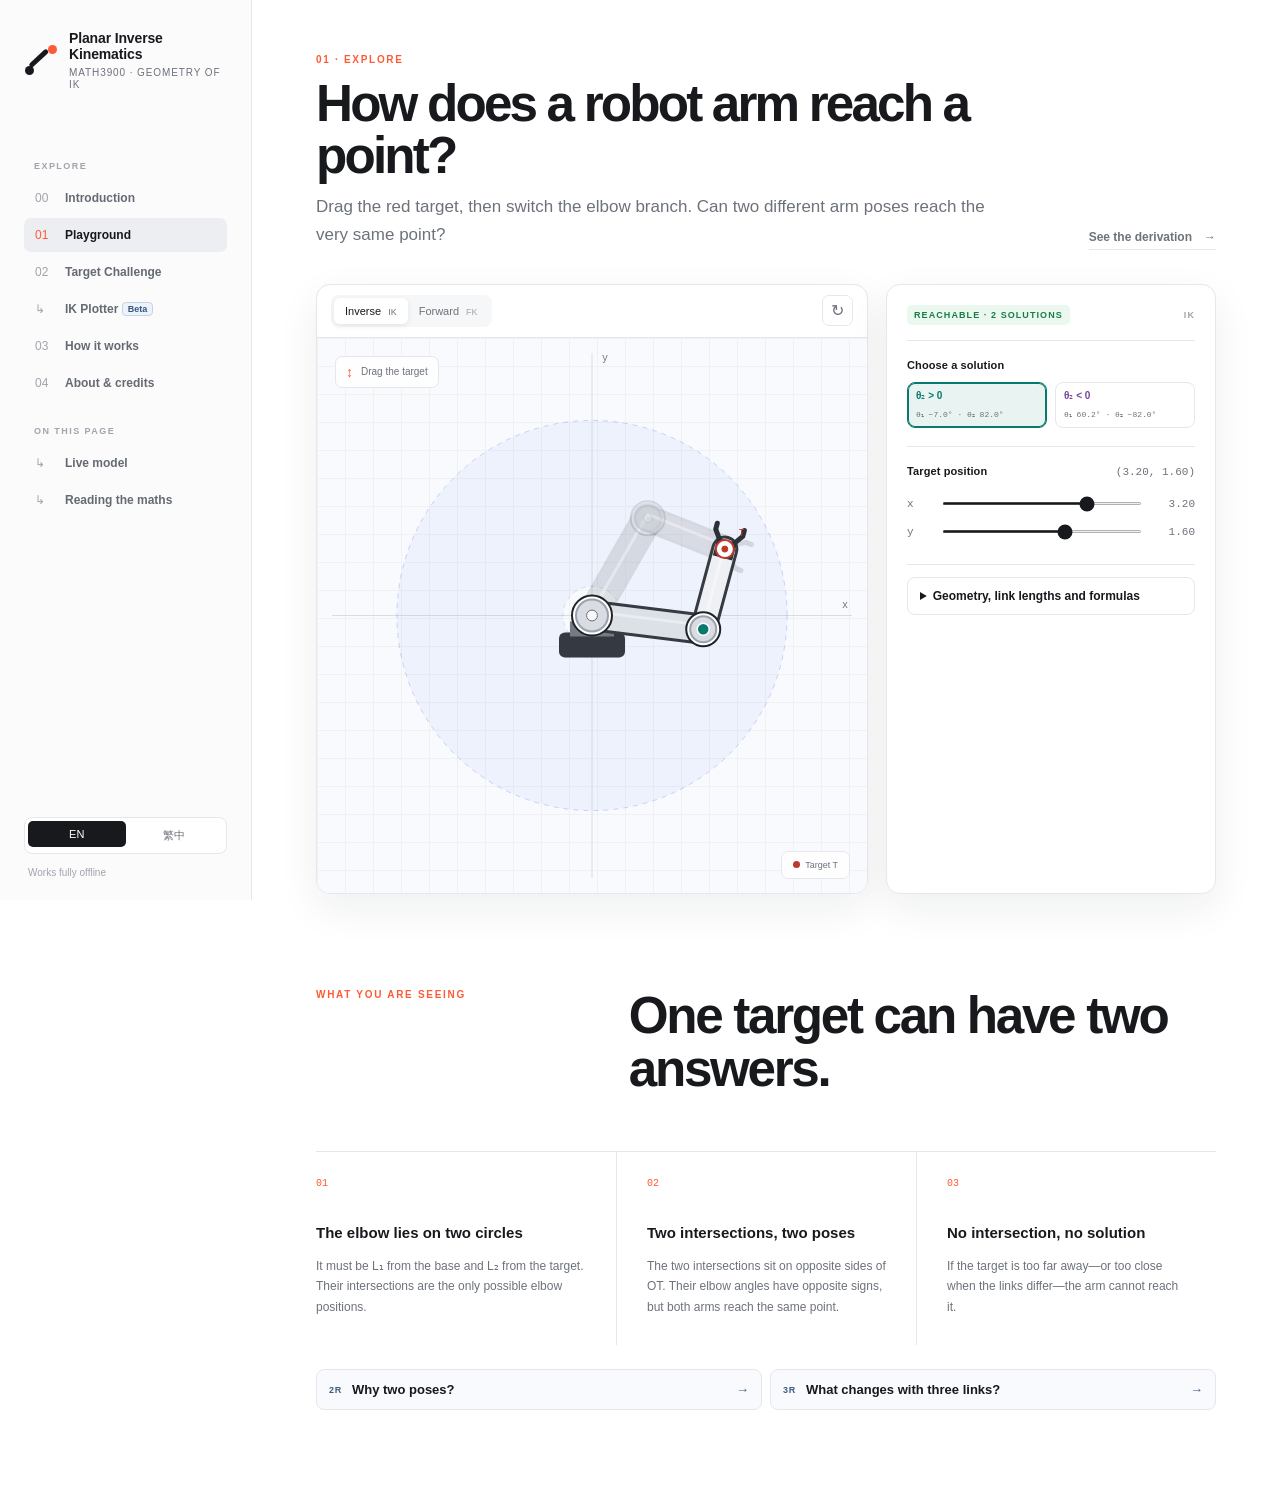
<file: index.html>
<!doctype html>
<html lang="en">
<head>
  <meta charset="utf-8">
  <meta name="viewport" content="width=device-width, initial-scale=1">
  <meta name="description" content="An interactive bilingual introduction to forward and inverse kinematics for a 2-DOF planar robot arm.">
  <title>Planar Inverse Kinematics</title>
  <link rel="icon" href="assets/favicon.svg" type="image/svg+xml">
  <link rel="stylesheet" href="assets/styles.css?v=ik-plotter-beta">
</head>
<body data-page="playground">
  <a class="skip-link" href="#main">Skip to content</a>
  <button class="mobile-menu" id="mobileMenu" aria-label="Open navigation" aria-expanded="false">☰</button>
  <aside class="sidebar" id="sidebar">
    <a class="brand" href="index.html" aria-label="Planar Inverse Kinematics home">
      <span class="brand-mark" aria-hidden="true"><i></i><i></i><i></i></span>
      <span><strong data-i18n="brand">Planar Inverse Kinematics</strong><small>MATH3900 · GEOMETRY OF IK</small></span>
    </a>
    <nav class="nav" aria-label="Main navigation">
      <p data-i18n="navExplore">EXPLORE</p>
      <a href="introduction.html"><span>00</span><b><span data-lang-en>Introduction</span><span data-lang-zh>導論</span></b></a>
      <a class="active" href="index.html"><span>01</span><b data-i18n="navPlayground">Playground</b></a>
      <a href="game.html"><span>02</span><b><span data-lang-en>Target Challenge</span><span data-lang-zh>目標挑戰</span></b></a>
      <a href="ik-plotter.html"><span aria-hidden="true">↳</span><b><span data-lang-en>IK Plotter</span><span data-lang-zh>IK 畫圖挑戰</span> <small class="nav-beta">Beta</small></b></a>
      <a href="guide.html"><span>03</span><b data-i18n="navGuide">How it works</b></a>
      <a href="about.html"><span>04</span><b><span data-lang-en>About &amp; credits</span><span data-lang-zh>關於與鳴謝</span></b></a>
      <p data-i18n="navOnPage">ON THIS PAGE</p>
      <a href="#playground"><span>↳</span><b data-i18n="navLiveModel">Live model</b></a>
      <a href="#reading"><span>↳</span><b data-i18n="navReading">Reading the maths</b></a>
    </nav>
    <div class="sidebar-foot">
      <button class="language-toggle" type="button" data-language-toggle aria-label="Switch language"><span class="selected">EN</span><span>繁中</span></button>
      <p data-i18n="offline">Works fully offline</p>
    </div>
  </aside>

  <main id="main" class="main">
    <header class="hero">
      <div>
        <p class="eyebrow"><span data-lang-en>01 · EXPLORE</span><span data-lang-zh>01 · 動手探索</span></p>
        <h1 data-i18n="homeTitle">How does a robot arm reach a point?</h1>
        <p class="lede"><span data-lang-en>Drag the red target, then switch the elbow branch. Can two different arm poses reach the very same point?</span><span data-lang-zh>拖動紅色目標，再切換肘部分支。兩種不同姿態能到達同一個點嗎？</span></p>
      </div>
      <a class="quiet-link" href="guide.html"><span data-i18n="learnLink">See the derivation</span> <span aria-hidden="true">→</span></a>
    </header>

    <section class="playground" id="playground" aria-label="Robot arm interactive playground">
      <div class="stage-card">
        <div class="stage-toolbar">
          <div class="mode-switch" role="group" aria-label="Kinematics mode">
            <button class="active" id="modeIK" type="button"><span data-i18n="ik">Inverse</span> <small>IK</small></button>
            <button id="modeFK" type="button"><span data-i18n="fk">Forward</span> <small>FK</small></button>
          </div>
          <button class="icon-button" id="resetButton" type="button" title="Reset" aria-label="Reset playground">↻</button>
        </div>
        <div class="canvas-wrap" id="canvasWrap">
          <canvas id="robotCanvas" width="900" height="660" aria-label="Interactive two-link robot arm diagram"></canvas>
          <div class="drag-hint" id="dragHint"><span>↕</span> <span data-i18n="dragHint">Drag the target</span></div>
          <div class="canvas-legend">
            <span id="playTargetLegend"><i class="dot target"></i><span data-lang-en>Target T</span><span data-lang-zh>目標 T</span></span>
            <span id="playTipLegend" hidden><i class="dot tip"></i><span data-lang-en>Gripper P</span><span data-lang-zh>夾爪 P</span></span>
          </div>
        </div>
      </div>

      <aside class="control-card">
        <div class="status-line"><span class="status-pill" id="reachStatus" data-i18n="reachable">REACHABLE · 2 SOLUTIONS</span><span id="modeDescriptor">IK</span></div>

        <section class="control-section solution-section ik-controls">
          <h2 data-i18n="chooseSolution">Choose a solution</h2>
          <div id="branchChoices" class="solution-toggle" role="group" aria-label="Inverse kinematics solution">
            <button class="active branch-plus" id="elbowUp" type="button" aria-pressed="true"><b>θ₂ &gt; 0</b><small id="upAngles">θ₁ −6.7° · θ₂ 77.3°</small></button>
            <button class="branch-minus" id="elbowDown" type="button" aria-pressed="false"><b>θ₂ &lt; 0</b><small id="downAngles">θ₁ 59.8° · θ₂ −77.3°</small></button>
          </div>
          <output id="branchSingle" class="branch-message" hidden></output>
          <p id="branchUnavailable" class="branch-message" hidden><span data-lang-en>Move T back within the arm’s reach to compare poses.</span><span data-lang-zh>把 T 移回可達範圍，便可比較姿態。</span></p>
          <p id="playBranchNote" class="branch-message" hidden><span data-lang-en>Any θ₁ works when θ₂ = 180°. Here are two examples.</span><span data-lang-zh>θ₂ = 180° 時，任何 θ₁ 都可以。這裏只顯示兩個例子。</span></p>
        </section>

        <section class="control-section ik-controls">
          <div class="section-heading"><h2 data-i18n="targetPosition">Target position</h2><output id="targetPair">(3.20, 1.60)</output></div>
          <label class="range-row"><span>x</span><input id="targetX" type="range" min="-6.5" max="6.5" step="0.01" value="3.2"><output id="targetXValue">3.20</output></label>
          <label class="range-row"><span>y</span><input id="targetY" type="range" min="-6.5" max="6.5" step="0.01" value="1.6"><output id="targetYValue">1.60</output></label>
        </section>

        <section class="control-section fk-controls" hidden>
          <div class="section-heading"><h2 data-i18n="jointAngles">Joint angles</h2><output id="anglePair">(−20°, 75°)</output></div>
          <label class="range-row"><span>θ₁</span><input id="theta1" type="range" min="-180" max="180" step="0.1" value="-20"><output id="theta1Value">−20°</output></label>
          <label class="range-row"><span>θ₂</span><input id="theta2" type="range" min="-180" max="180" step="0.1" value="75"><output id="theta2Value">75°</output></label>
        </section>

        <details class="lesson-disclosure play-options">
          <summary><span data-lang-en>Geometry, link lengths and formulas</span><span data-lang-zh>幾何輔助、連桿長度與公式</span></summary>
          <div class="play-geometry-options">
            <label class="check-control"><input id="showGeometry" type="checkbox"><span data-i18n="geometry">Geometry</span></label>
            <label class="check-control"><input id="showWorkspace" type="checkbox" checked><span data-i18n="workspace">Workspace</span></label>
          </div>
        <section class="control-section">
          <div class="section-heading"><h2 data-i18n="linkLengths">Link lengths</h2><output id="lengthPair">2.7 + 2.0</output></div>
          <label class="range-row"><span>L₁</span><input id="length1" type="range" min="1.2" max="3.2" step="0.1" value="2.7"><output id="length1Value">2.7</output></label>
          <label class="range-row"><span>L₂</span><input id="length2" type="range" min="1.0" max="3.0" step="0.1" value="2.0"><output id="length2Value">2.0</output></label>
        </section>

        <section class="formula-card" aria-live="polite">
          <div class="formula-label"><span id="formulaMode">IK</span><span data-i18n="liveCalculation">LIVE CALCULATION</span></div>
          <div id="ikFormula">
            <p id="ikSpecial" hidden><span data-lang-en>At the origin with equal links, θ₁ is free and θ₂ = 180°.</span><span data-lang-zh>兩段等長而目標在原點時，θ₁ 可以任意選擇，θ₂ = 180°。</span></p>
            <div id="ikRegular">
            <p>c₂ = <span class="fraction"><span>x² + y² − L₁² − L₂²</span><span>2L₁L₂</span></span></p>
            <p class="substitution" id="c2Substitution">= (12.80 − 7.29 − 4.00) / 10.80</p>
            <p class="result">θ₂ = <strong id="theta2Result">77.3°</strong></p>
            <p>θ₁ = atan2(y,x) − atan2(L₂sinθ₂, L₁+L₂cosθ₂)</p>
            <p class="result">θ₁ = <strong id="theta1Result">−6.7°</strong></p>
            </div>
          </div>
          <div id="fkFormula" hidden>
            <p>x = L₁cosθ₁ + L₂cos(θ₁+θ₂)</p>
            <p class="substitution" id="xSubstitution"></p>
            <p>y = L₁sinθ₁ + L₂sin(θ₁+θ₂)</p>
            <p class="result">(x, y) = <strong id="xyResult"></strong></p>
          </div>
        </section>
        <div class="playground-angle-key">
          <p><b class="math-blue">θ₁</b><span data-lang-en>: +x axis → link 1</span><span data-lang-zh>：正 x 軸 → 第一段連桿</span></p>
          <p><b class="math-orange">θ₂</b><span data-lang-en>: link 1 forward → link 2</span><span data-lang-zh>：第一段向前方向 → 第二段連桿</span></p>
          <a href="guide.html#convention"><span data-lang-en>See the angle convention →</span><span data-lang-zh>查看完整角度定義 →</span></a>
        </div>
        </details>
      </aside>
    </section>

    <section class="reading-section" id="reading">
      <div><p class="eyebrow" data-i18n="whatSeeing">WHAT YOU ARE SEEING</p><h2 data-i18n="oneTargetTitle">One target can have two answers.</h2></div>
      <div class="reading-grid">
        <article><span class="number">01</span><h3 data-i18n="circleOneTitle">The elbow lies on two circles</h3><p data-i18n="circleOneText">It must be L₁ from the base and L₂ from the target. Their intersections are the only possible elbow positions.</p></article>
        <article><span class="number">02</span><h3 data-i18n="circleTwoTitle">Two intersections, two poses</h3><p data-i18n="circleTwoText">The two intersections sit on opposite sides of OT. Their elbow angles have opposite signs, but both arms reach the same point.</p></article>
        <article><span class="number">03</span><h3 data-i18n="circleThreeTitle">No intersection, no solution</h3><p data-i18n="circleThreeText">If the target is too far away—or too close when the links differ—the arm cannot reach it.</p></article>
      </div>
      <nav class="lesson-route" aria-label="Learning route">
        <a href="guide.html"><small>2R</small><span data-lang-en>Why two poses?</span><span data-lang-zh>為甚麼有兩種姿態？</span><i aria-hidden="true">→</i></a>
        <a href="guide-three.html"><small>3R</small><span data-lang-en>What changes with three links?</span><span data-lang-zh>多一段連桿會怎樣？</span><i aria-hidden="true">→</i></a>
      </nav>
    </section>
  </main>

  <script src="assets/i18n.js?v=learning-route"></script>
  <script src="assets/kinematics.js?v=learning-route"></script>
  <script src="assets/playground.js?v=learning-route"></script>
</body>
</html>
</file>
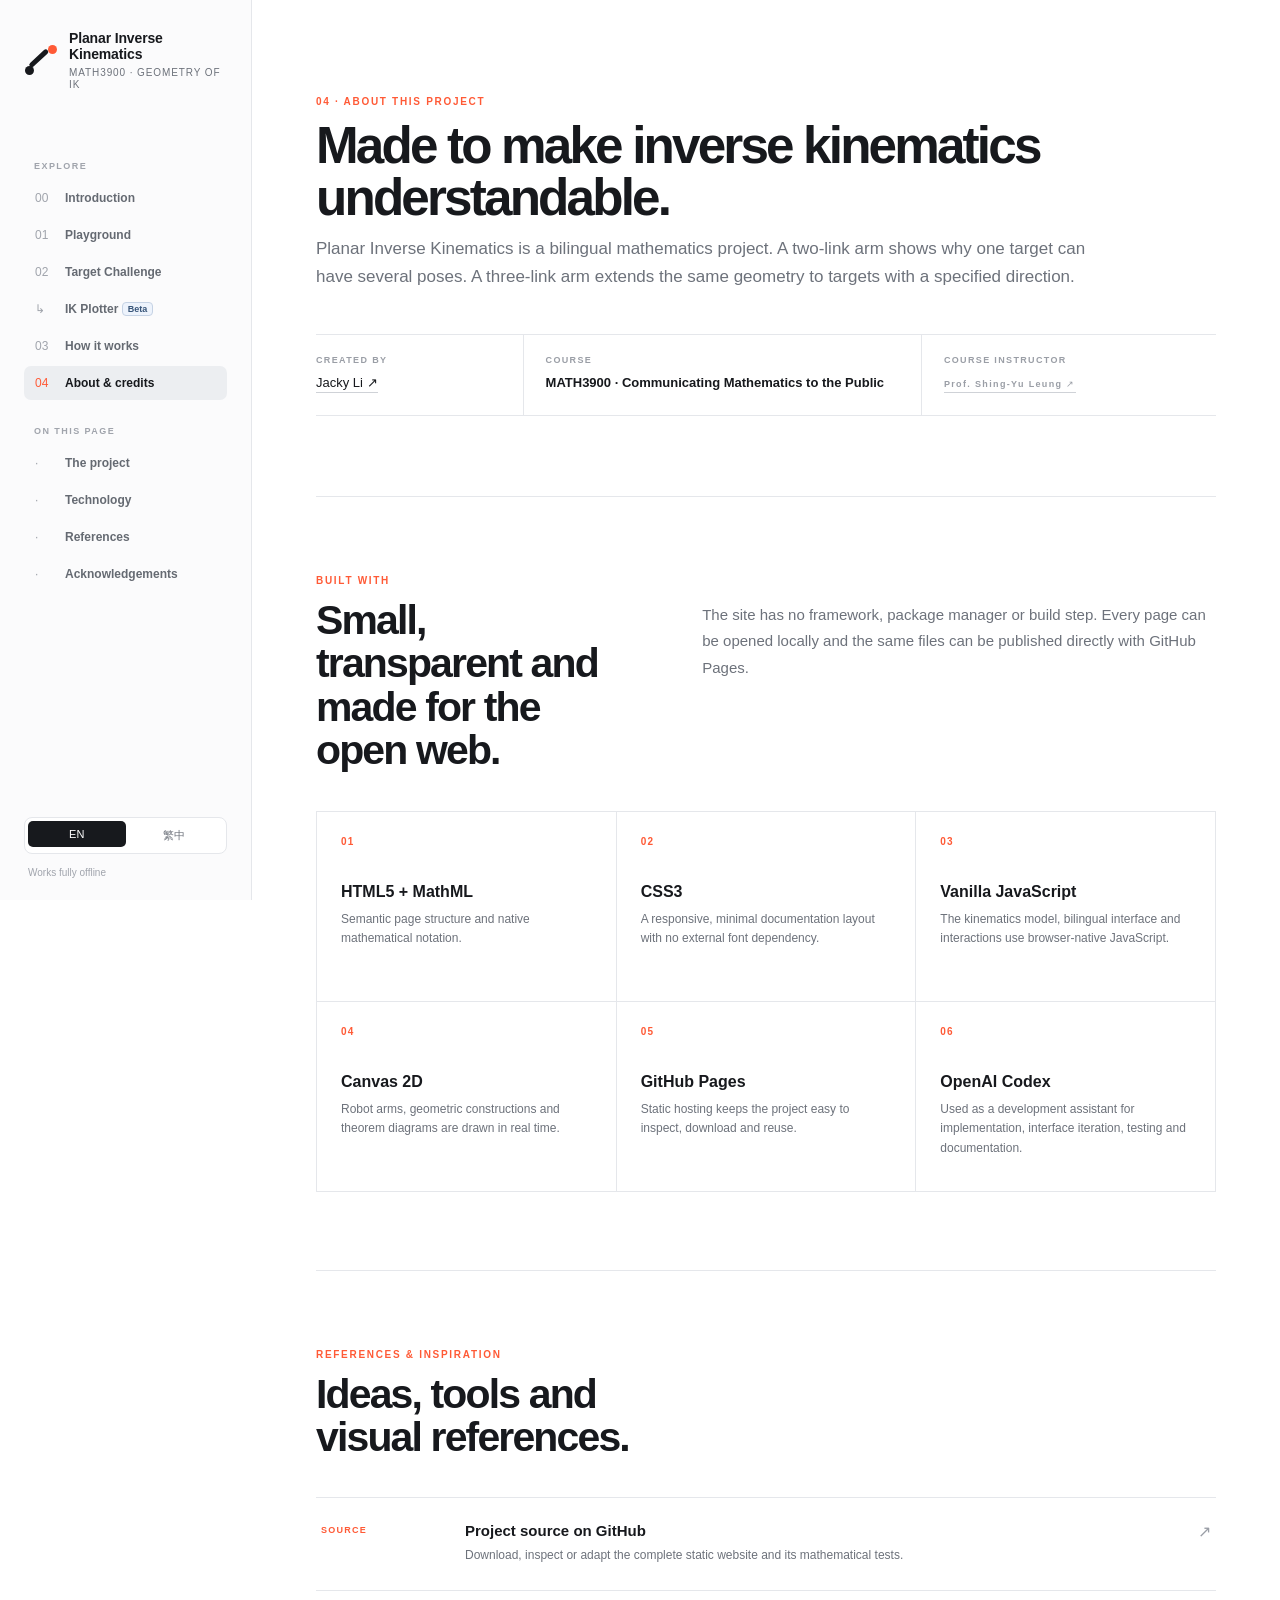
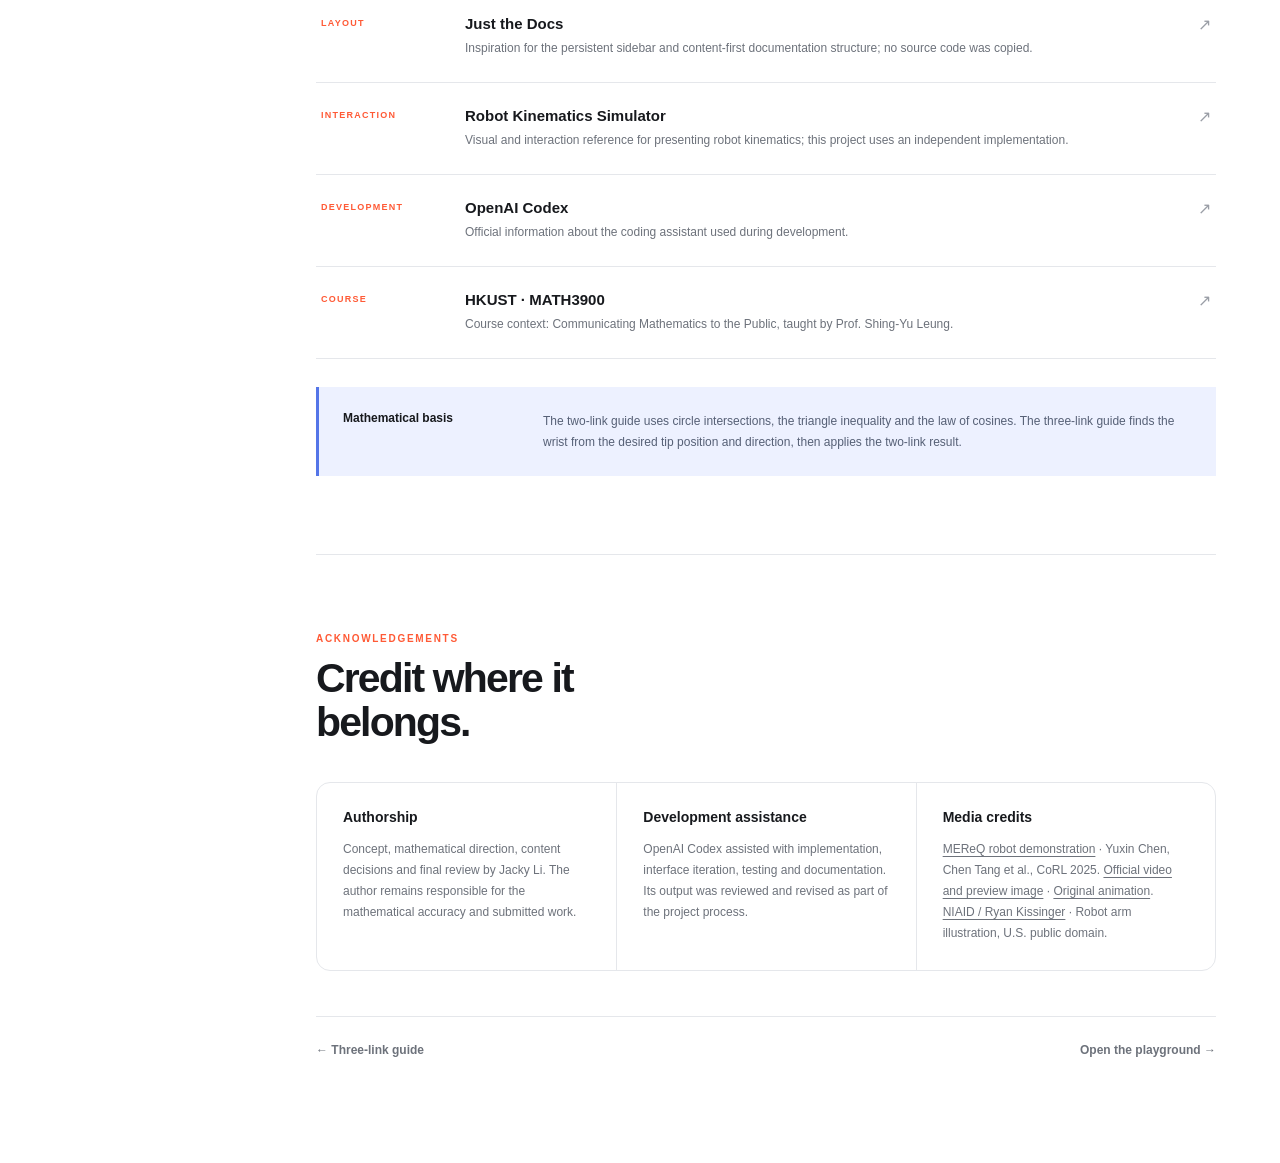
<file: about.html>
<!doctype html>
<html lang="en">
<head>
  <meta charset="utf-8">
  <meta name="viewport" content="width=device-width, initial-scale=1">
  <meta name="description" content="About, technology, references, and acknowledgements for Planar Inverse Kinematics.">
  <title>About &amp; Credits — Planar Inverse Kinematics</title>
  <link rel="icon" href="assets/favicon.svg" type="image/svg+xml">
  <link rel="stylesheet" href="assets/styles.css?v=ik-plotter-beta">
</head>
<body data-page="about">
  <a class="skip-link" href="#main">Skip to content</a>
  <button class="mobile-menu" id="mobileMenu" aria-label="Open navigation" aria-expanded="false">☰</button>
  <aside class="sidebar" id="sidebar">
    <a class="brand" href="index.html" aria-label="Planar Inverse Kinematics home">
      <span class="brand-mark" aria-hidden="true"><i></i><i></i><i></i></span>
      <span><strong data-i18n="brand">Planar Inverse Kinematics</strong><small>MATH3900 · GEOMETRY OF IK</small></span>
    </a>
    <nav class="nav" aria-label="Main navigation">
      <p data-i18n="navExplore">EXPLORE</p>
      <a href="introduction.html"><span>00</span><b><span data-lang-en>Introduction</span><span data-lang-zh>導論</span></b></a>
      <a href="index.html"><span>01</span><b data-i18n="navPlayground">Playground</b></a>
      <a href="game.html"><span>02</span><b><span data-lang-en>Target Challenge</span><span data-lang-zh>目標挑戰</span></b></a>
      <a href="ik-plotter.html"><span aria-hidden="true">↳</span><b><span data-lang-en>IK Plotter</span><span data-lang-zh>IK 畫圖挑戰</span> <small class="nav-beta">Beta</small></b></a>
      <a href="guide.html"><span>03</span><b data-i18n="navGuide">How it works</b></a>
      <a class="active" href="about.html"><span>04</span><b><span data-lang-en>About &amp; credits</span><span data-lang-zh>關於與鳴謝</span></b></a>
      <p data-i18n="navOnPage">ON THIS PAGE</p>
      <a href="#project"><span>·</span><b><span data-lang-en>The project</span><span data-lang-zh>本專題</span></b></a>
      <a href="#technology"><span>·</span><b><span data-lang-en>Technology</span><span data-lang-zh>技術</span></b></a>
      <a href="#references"><span>·</span><b><span data-lang-en>References</span><span data-lang-zh>參考資料</span></b></a>
      <a href="#acknowledgements"><span>·</span><b><span data-lang-en>Acknowledgements</span><span data-lang-zh>鳴謝</span></b></a>
    </nav>
    <div class="sidebar-foot"><button class="language-toggle" type="button" data-language-toggle aria-label="Switch language"><span class="selected">EN</span><span>繁中</span></button><p data-i18n="offline">Works fully offline</p></div>
  </aside>

  <main id="main" class="main about-main">
    <header class="about-hero" id="project">
      <p class="eyebrow"><span data-lang-en>04 · ABOUT THIS PROJECT</span><span data-lang-zh>04 · 關於本專題</span></p>
      <h1><span data-lang-en>Made to make inverse kinematics understandable.</span><span data-lang-zh>把逆運動學變成看得見、想得通的數學。</span></h1>
      <p class="lede" data-lang-en>Planar Inverse Kinematics is a bilingual mathematics project. A two-link arm shows why one target can have several poses. A three-link arm extends the same geometry to targets with a specified direction.</p>
      <p class="lede" data-lang-zh>《平面逆運動學》是一個雙語數學專題。先用雙連桿解釋同一目標為甚麼可以有多種姿態，再用相同的幾何方法求解指定末端方向的三連桿問題。</p>
      <div class="project-signature">
        <div><span data-lang-en>CREATED BY</span><span data-lang-zh>製作者</span><a href="https://jackyli-hkust.github.io/" target="_blank" rel="noreferrer">Jacky Li ↗</a></div>
        <div><span data-lang-en>COURSE</span><span data-lang-zh>課程</span><strong>MATH3900 · Communicating Mathematics to the Public</strong></div>
        <div><span data-lang-en>COURSE INSTRUCTOR</span><span data-lang-zh>課程導師</span><a href="https://www.math.hkust.edu.hk/people/faculty/profile/masyleung/" target="_blank" rel="noreferrer"><span data-lang-en>Prof. Shing-Yu Leung ↗</span><span data-lang-zh>梁承裕教授 ↗</span></a></div>
      </div>
    </header>

    <section class="about-section" id="technology">
      <div class="about-section-heading">
        <p class="eyebrow"><span data-lang-en>BUILT WITH</span><span data-lang-zh>使用技術</span></p>
        <h2><span data-lang-en>Small, transparent and made for the open web.</span><span data-lang-zh>輕量、透明，為開放網頁而製作。</span></h2>
        <p data-lang-en>The site has no framework, package manager or build step. Every page can be opened locally and the same files can be published directly with GitHub Pages.</p>
        <p data-lang-zh>網站不使用框架、套件管理器或建置程序。每個頁面都可直接在本機開啟，同一套檔案亦可直接發佈至 GitHub Pages。</p>
      </div>
      <div class="tech-grid">
        <article><span>01</span><h3>HTML5 + MathML</h3><p data-lang-en>Semantic page structure and native mathematical notation.</p><p data-lang-zh>語意化頁面結構與瀏覽器原生數學排版。</p></article>
        <article><span>02</span><h3>CSS3</h3><p data-lang-en>A responsive, minimal documentation layout with no external font dependency.</p><p data-lang-zh>響應式極簡文件版面，不依賴外部字型。</p></article>
        <article><span>03</span><h3>Vanilla JavaScript</h3><p data-lang-en>The kinematics model, bilingual interface and interactions use browser-native JavaScript.</p><p data-lang-zh>運動學模型、雙語介面與互動均使用瀏覽器原生 JavaScript。</p></article>
        <article><span>04</span><h3>Canvas 2D</h3><p data-lang-en>Robot arms, geometric constructions and theorem diagrams are drawn in real time.</p><p data-lang-zh>機械臂、幾何作圖與定理圖像均即時繪製。</p></article>
        <article><span>05</span><h3>GitHub Pages</h3><p data-lang-en>Static hosting keeps the project easy to inspect, download and reuse.</p><p data-lang-zh>靜態託管令專題容易查閱、下載及再利用。</p></article>
        <article><span>06</span><h3>OpenAI Codex</h3><p data-lang-en>Used as a development assistant for implementation, interface iteration, testing and documentation.</p><p data-lang-zh>作為開發助手，協助程式實作、介面迭代、測試與文件整理。</p></article>
      </div>
    </section>

    <section class="about-section" id="references">
      <div class="about-section-heading">
        <p class="eyebrow"><span data-lang-en>REFERENCES &amp; INSPIRATION</span><span data-lang-zh>參考資料與靈感</span></p>
        <h2><span data-lang-en>Ideas, tools and visual references.</span><span data-lang-zh>概念、工具與視覺參考。</span></h2>
      </div>
      <div class="reference-list">
        <a href="https://github.com/JackyLi-HKUST/planar-inverse-kinematics" target="_blank" rel="noreferrer"><span>SOURCE</span><div><strong>Project source on GitHub</strong><p data-lang-en>Download, inspect or adapt the complete static website and its mathematical tests.</p><p data-lang-zh>下載、查閱或修改完整靜態網站及其數學測試。</p></div><i>↗</i></a>
        <a href="https://github.com/just-the-docs/just-the-docs" target="_blank" rel="noreferrer"><span>LAYOUT</span><div><strong>Just the Docs</strong><p data-lang-en>Inspiration for the persistent sidebar and content-first documentation structure; no source code was copied.</p><p data-lang-zh>左側固定導覽與內容優先文件架構的靈感來源；未複製其原始碼。</p></div><i>↗</i></a>
        <a href="http://robotkinematics.study/" target="_blank" rel="noreferrer"><span>INTERACTION</span><div><strong>Robot Kinematics Simulator</strong><p data-lang-en>Visual and interaction reference for presenting robot kinematics; this project uses an independent implementation.</p><p data-lang-zh>機械臂運動學視覺與互動呈現的參考；本專題採用獨立實作。</p></div><i>↗</i></a>
        <a href="https://developers.openai.com/learn/codex" target="_blank" rel="noreferrer"><span>DEVELOPMENT</span><div><strong>OpenAI Codex</strong><p data-lang-en>Official information about the coding assistant used during development.</p><p data-lang-zh>開發過程中所使用程式協作工具的官方資料。</p></div><i>↗</i></a>
        <a href="https://www.math.hkust.edu.hk/people/faculty/profile/masyleung/" target="_blank" rel="noreferrer"><span>COURSE</span><div><strong>HKUST · MATH3900</strong><p data-lang-en>Course context: Communicating Mathematics to the Public, taught by Prof. Shing-Yu Leung.</p><p data-lang-zh>課程背景：梁承裕教授任教的「向公眾傳達數學」MATH3900。</p></div><i>↗</i></a>
      </div>
      <div class="math-basis">
        <strong><span data-lang-en>Mathematical basis</span><span data-lang-zh>數學基礎</span></strong>
        <p data-lang-en>The two-link guide uses circle intersections, the triangle inequality and the law of cosines. The three-link guide finds the wrist from the desired tip position and direction, then applies the two-link result.</p>
        <p data-lang-zh>雙連桿教學使用圓的交點、三角不等式和餘弦定理。三連桿教學先由指定的末端位置和方向求出手腕位置，再套用雙連桿的結果。</p>
      </div>
    </section>

    <section class="about-section acknowledgements" id="acknowledgements">
      <div class="about-section-heading">
        <p class="eyebrow"><span data-lang-en>ACKNOWLEDGEMENTS</span><span data-lang-zh>鳴謝</span></p>
        <h2><span data-lang-en>Credit where it belongs.</span><span data-lang-zh>清楚列明每一份貢獻。</span></h2>
      </div>
      <div class="ack-grid">
        <article><h3><span data-lang-en>Authorship</span><span data-lang-zh>作者責任</span></h3><p data-lang-en>Concept, mathematical direction, content decisions and final review by Jacky Li. The author remains responsible for the mathematical accuracy and submitted work.</p><p data-lang-zh>專題概念、數學方向、內容取捨與最終審閱由 Jacky Li 負責；作者對數學準確性及提交作品承擔最終責任。</p></article>
        <article><h3><span data-lang-en>Development assistance</span><span data-lang-zh>開發協助</span></h3><p data-lang-en>OpenAI Codex assisted with implementation, interface iteration, testing and documentation. Its output was reviewed and revised as part of the project process.</p><p data-lang-zh>OpenAI Codex 協助程式實作、介面迭代、測試與文件整理；其輸出在專題製作過程中經過審閱與修改。</p></article>
        <article><h3><span data-lang-en>Media credits</span><span data-lang-zh>媒體來源</span></h3><p><a href="https://thomaschen98.github.io/mereq.github.io/"><span data-lang-en>MEReQ robot demonstration</span><span data-lang-zh>MEReQ 機械臂示範</span></a> · Yuxin Chen, Chen Tang et al., CoRL 2025. <a href="https://www.youtube.com/watch?v=Cog_cH90_80&amp;t=81s"><span data-lang-en>Official video and preview image</span><span data-lang-zh>官方影片及預覽圖</span></a> · <a href="https://thomaschen98.github.io/images/mereq.gif"><span data-lang-en>Original animation</span><span data-lang-zh>原始動圖</span></a>.</p><p><a href="https://commons.wikimedia.org/wiki/File:Robot_Arm_(NIH_BioArt_457).png" target="_blank" rel="noreferrer">NIAID / Ryan Kissinger</a> · <span data-lang-en>Robot arm illustration, U.S. public domain.</span><span data-lang-zh>機械臂插圖，美國公有領域。</span></p></article>
      </div>
    </section>

    <footer class="about-footer"><a href="guide-three.html">← <span data-lang-en>Three-link guide</span><span data-lang-zh>三連桿教學</span></a><a href="index.html"><span data-lang-en>Open the playground</span><span data-lang-zh>開啟互動實驗室</span> →</a></footer>
  </main>

  <script src="assets/i18n.js?v=learning-route"></script>
</body>
</html>
</file>
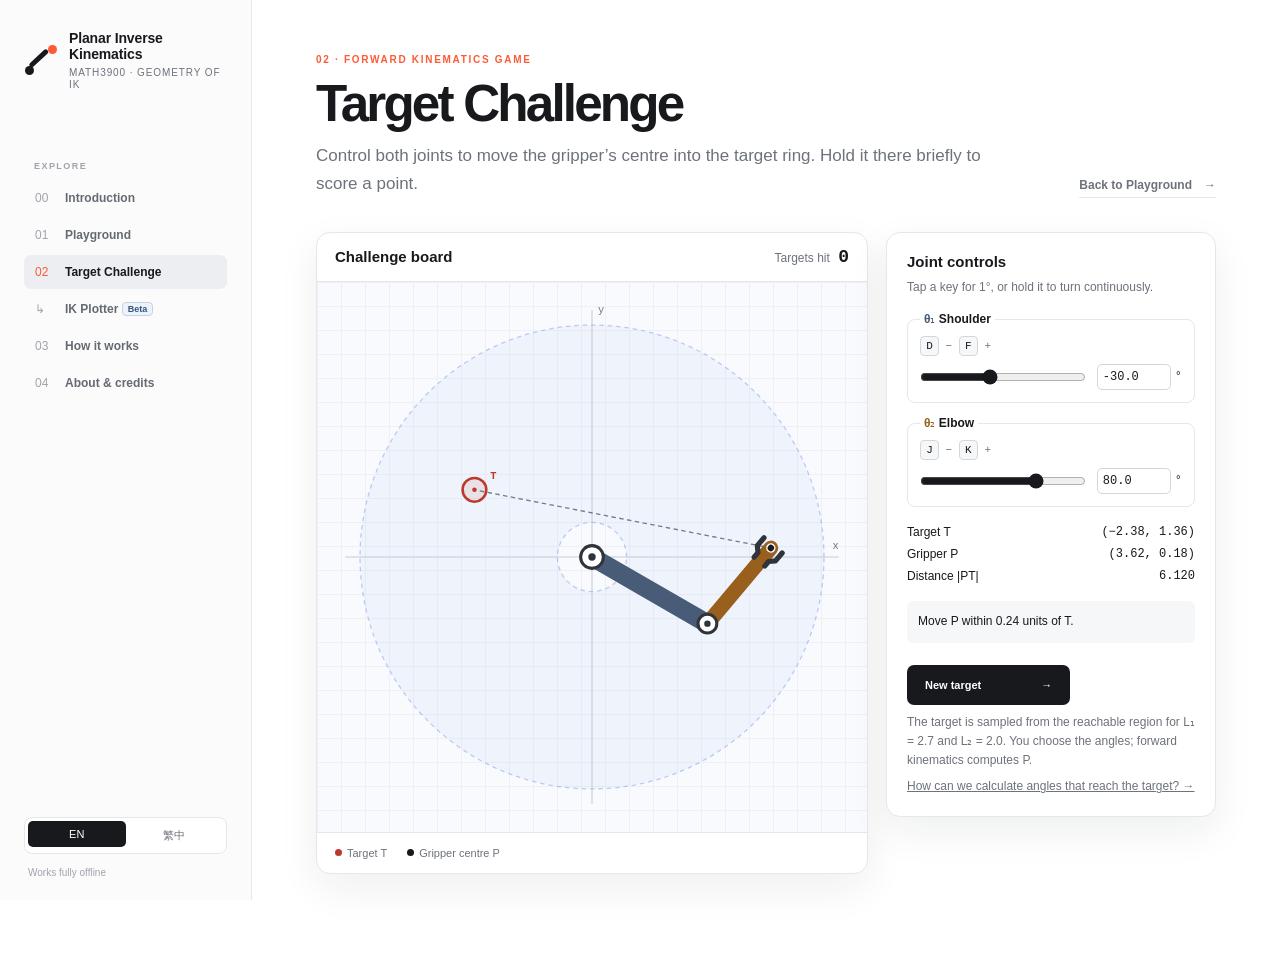
<file: game.html>
<!doctype html>
<html lang="en">
<head>
  <meta charset="utf-8">
  <meta name="viewport" content="width=device-width, initial-scale=1">
  <meta name="description" content="A forward kinematics challenge: control two joint angles to reach a randomly chosen point.">
  <title>Target Challenge — Planar Inverse Kinematics</title>
  <link rel="icon" href="assets/favicon.svg" type="image/svg+xml">
  <link rel="stylesheet" href="assets/styles.css?v=ik-plotter-beta">
</head>
<body data-page="game">
  <a class="skip-link" href="#main">Skip to content</a>
  <button class="mobile-menu" id="mobileMenu" aria-label="Open navigation" aria-expanded="false">☰</button>
  <aside class="sidebar" id="sidebar">
    <a class="brand" href="index.html"><span class="brand-mark" aria-hidden="true"><i></i><i></i><i></i></span><span><strong data-i18n="brand">Planar Inverse Kinematics</strong><small>MATH3900 · GEOMETRY OF IK</small></span></a>
    <nav class="nav" aria-label="Main navigation">
      <p data-i18n="navExplore">EXPLORE</p>
      <a href="introduction.html"><span>00</span><b><span data-lang-en>Introduction</span><span data-lang-zh>導論</span></b></a>
      <a href="index.html"><span>01</span><b data-i18n="navPlayground">Playground</b></a>
      <a class="active" href="game.html" aria-current="page"><span>02</span><b><span data-lang-en>Target Challenge</span><span data-lang-zh>目標挑戰</span></b></a>
      <a href="ik-plotter.html"><span aria-hidden="true">↳</span><b><span data-lang-en>IK Plotter</span><span data-lang-zh>IK 畫圖挑戰</span> <small class="nav-beta">Beta</small></b></a>
      <a href="guide.html"><span>03</span><b data-i18n="navGuide">How it works</b></a>
      <a href="about.html"><span>04</span><b><span data-lang-en>About &amp; credits</span><span data-lang-zh>關於與鳴謝</span></b></a>
    </nav>
    <div class="sidebar-foot"><button class="language-toggle" type="button" data-language-toggle aria-label="Switch language"><span class="selected">EN</span><span>繁中</span></button><p data-i18n="offline">Works fully offline</p></div>
  </aside>

  <main class="main" id="main">
    <header class="hero">
      <div>
        <p class="eyebrow"><span data-lang-en>02 · FORWARD KINEMATICS GAME</span><span data-lang-zh>02 · 正運動學遊戲</span></p>
        <h1><span data-lang-en>Target Challenge</span><span data-lang-zh>目標挑戰</span></h1>
        <p class="lede" data-lang-en>Control both joints to move the gripper’s centre into the target ring. Hold it there briefly to score a point.</p>
        <p class="lede" data-lang-zh>控制兩個關節，把夾爪中心移進目標圈，短暫停留就能得一分。</p>
      </div>
      <a class="quiet-link" href="index.html"><span data-lang-en>Back to Playground</span><span data-lang-zh>返回互動實驗室</span> →</a>
    </header>

    <div class="playground game-layout">
      <section class="stage-card" aria-labelledby="challenge-board-title">
        <div class="game-stage-bar">
          <h2 id="challenge-board-title"><span data-lang-en>Challenge board</span><span data-lang-zh>挑戰場地</span></h2>
          <div class="game-score"><span data-lang-en>Targets hit</span><span data-lang-zh>已命中</span> <strong id="gameScore">0</strong></div>
        </div>
        <div class="game-board">
          <svg id="gameBoard" viewBox="-5.45 -5.45 10.9 10.9" role="img" aria-labelledby="gameBoardTitle">
            <title id="gameBoardTitle">Two-link arm, reachable region and target</title>
            <path d="M4.7 0a4.7 4.7 0 1 0-9.4 0a4.7 4.7 0 1 0 9.4 0z M.7 0a.7 .7 0 1 0-1.4 0a.7 .7 0 1 0 1.4 0z" fill-rule="evenodd" class="game-workspace"/>
            <path d="M-5 0H5M0-5V5" class="game-axes"/>
            <text x="5" y="-.16" text-anchor="end">x</text><text x=".12" y="-4.94">y</text>
            <line id="gameErrorLine" class="game-error-line"/>
            <circle id="gameTargetRing" class="game-target-ring" r=".24"/>
            <circle id="gameTargetDot" class="game-target-dot" r=".045"/>
            <text id="gameTargetLabel" class="game-target-label">T</text>
            <line id="gameLink1" class="game-link game-link-1" x1="0" y1="0"/>
            <line id="gameLink2" class="game-link game-link-2"/>
            <circle cx="0" cy="0" r=".23" class="game-joint"/><circle cx="0" cy="0" r=".075" class="game-joint-core"/>
            <circle id="gameElbow" r=".19" class="game-joint"/><circle id="gameElbowCore" r=".065" class="game-joint-core"/>
            <g id="gameGripper">
              <path d="M-.36-.14H-.24L-.14-.24H.07M-.36.14H-.24L-.14.24H.07"/>
              <circle r=".08"/>
            </g>
          </svg>
        </div>
        <div class="game-legend">
          <span><i class="dot target"></i><span data-lang-en>Target T</span><span data-lang-zh>目標 T</span></span>
          <span><i class="dot elbow"></i><span data-lang-en>Gripper centre P</span><span data-lang-zh>夾爪中心 P</span></span>
        </div>
      </section>

      <section class="control-card game-controls" aria-labelledby="game-controls-title">
        <h2 id="game-controls-title"><span data-lang-en>Joint controls</span><span data-lang-zh>關節控制</span></h2>
        <p class="game-copy"><span data-lang-en>Tap a key for 1°, or hold it to turn continuously.</span><span data-lang-zh>輕按一次轉 1°，按住則持續轉動。</span></p>
        <fieldset>
          <legend><span class="math-blue">θ₁</span> <span data-lang-en>Shoulder</span><span data-lang-zh>肩角</span></legend>
          <div class="game-key-hint"><kbd>D</kbd> − <kbd>F</kbd> +</div>
          <div class="game-angle-input">
            <input id="gameShoulder" type="range" min="-180" max="180" step="0.1" value="-30" aria-label="Shoulder angle slider">
            <label class="game-number"><input id="gameShoulderNumber" type="number" min="-180" max="180" step="0.1" value="-30" aria-label="Shoulder angle in degrees">°</label>
          </div>
        </fieldset>
        <fieldset>
          <legend><span class="math-orange">θ₂</span> <span data-lang-en>Elbow</span><span data-lang-zh>肘角</span></legend>
          <div class="game-key-hint"><kbd>J</kbd> − <kbd>K</kbd> +</div>
          <div class="game-angle-input">
            <input id="gameElbowAngle" type="range" min="-180" max="180" step="0.1" value="80" aria-label="Elbow angle slider">
            <label class="game-number"><input id="gameElbowNumber" type="number" min="-180" max="180" step="0.1" value="80" aria-label="Elbow angle in degrees">°</label>
          </div>
        </fieldset>

        <dl class="game-readouts">
          <div><dt><span data-lang-en>Target T</span><span data-lang-zh>目標 T</span></dt><dd><output id="gameTargetPosition">—</output></dd></div>
          <div><dt><span data-lang-en>Gripper P</span><span data-lang-zh>夾爪 P</span></dt><dd><output id="gamePosition">—</output></dd></div>
          <div><dt><span data-lang-en>Distance |PT|</span><span data-lang-zh>距離 |PT|</span></dt><dd><output id="gameDistance">—</output></dd></div>
        </dl>
        <p class="game-status" id="gameStatus" role="status"></p>
        <button type="button" class="primary-link game-next" id="gameNext"><span data-lang-en>New target</span><span data-lang-zh>換一個目標</span><span aria-hidden="true">→</span></button>
        <p class="game-copy game-math"><span data-lang-en>The target is sampled from the reachable region for L₁ = 2.7 and L₂ = 2.0. You choose the angles; forward kinematics computes P.</span><span data-lang-zh>目標從 L₁ = 2.7、L₂ = 2.0 的可達範圍隨機選取。你選擇角度，正運動學算出 P。</span></p>
        <p class="game-copy game-math"><a href="guide.html"><span data-lang-en>How can we calculate angles that reach the target? →</span><span data-lang-zh>怎樣算出能到達目標的角度？ →</span></a></p>
      </section>
    </div>
  </main>
  <script src="assets/i18n.js?v=learning-route"></script>
  <script src="assets/kinematics.js?v=learning-route"></script>
  <script src="assets/game.js?v=1"></script>
</body>
</html>
</file>
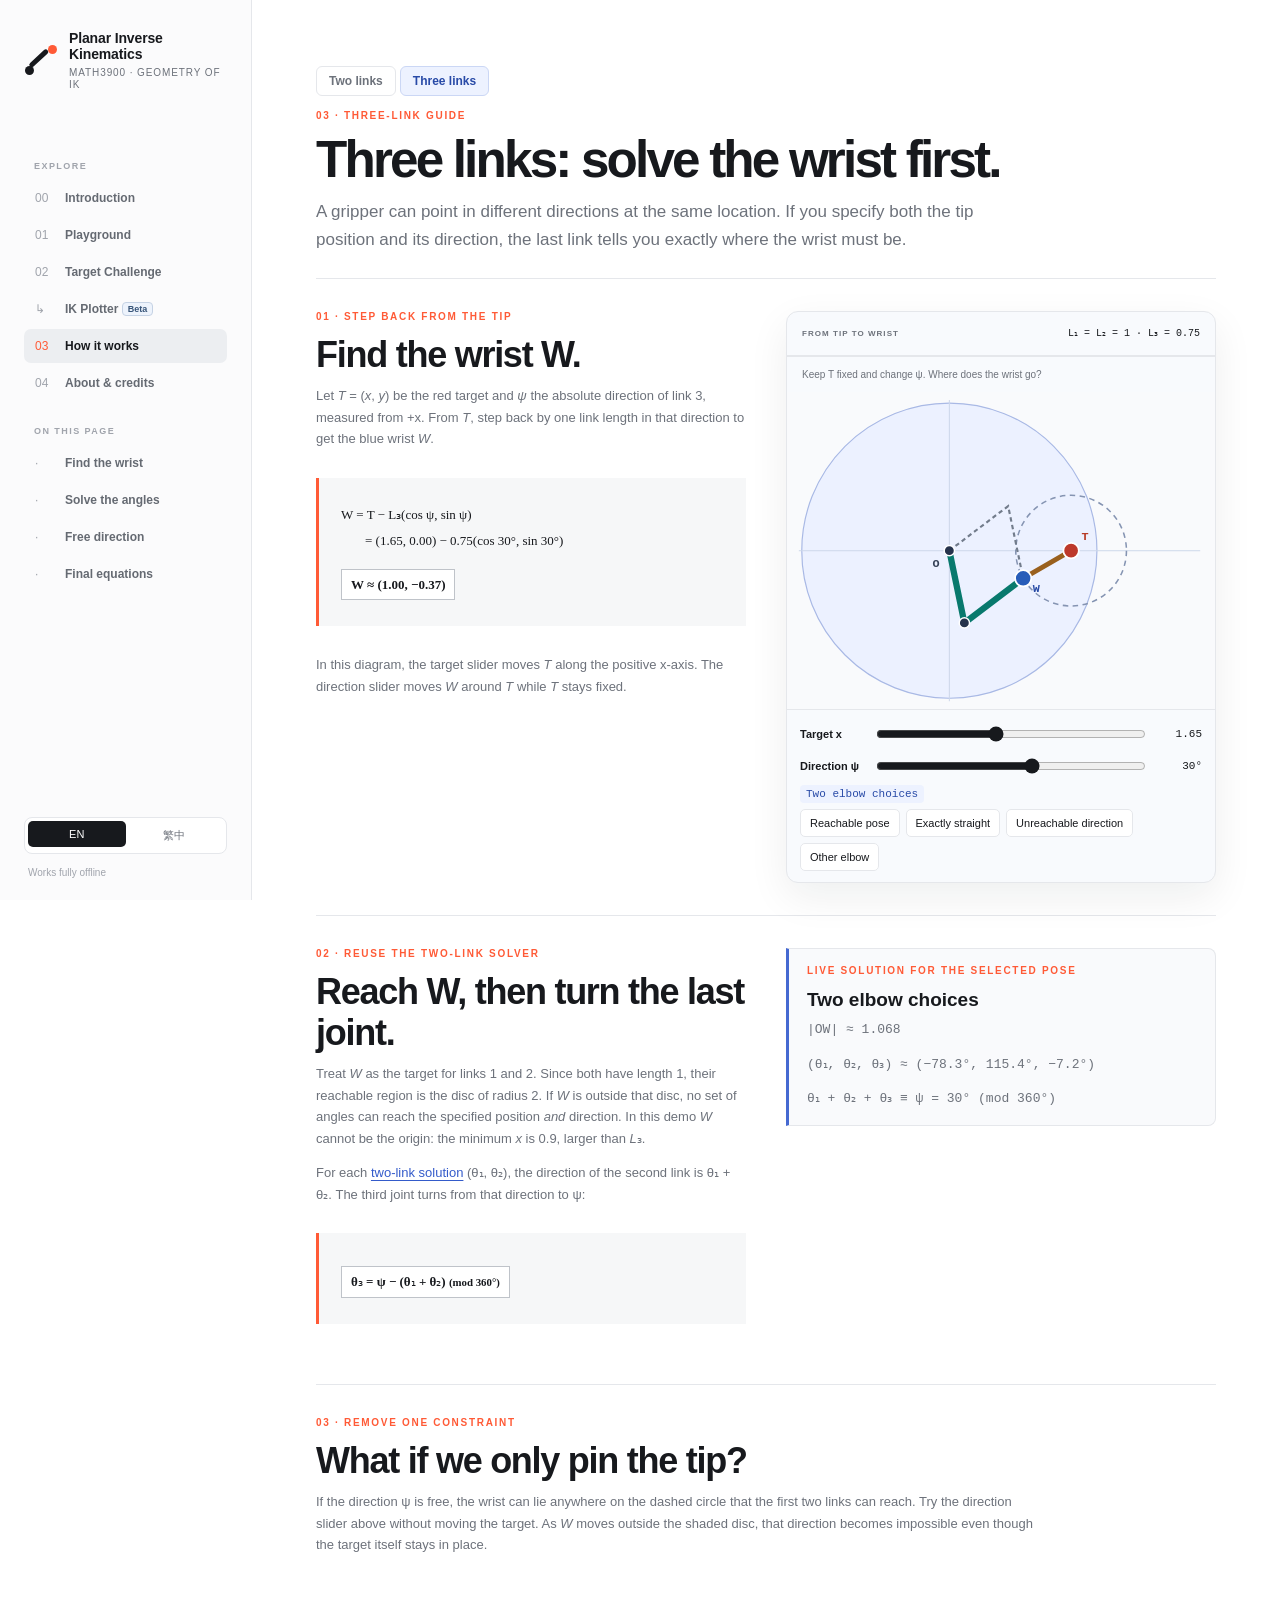
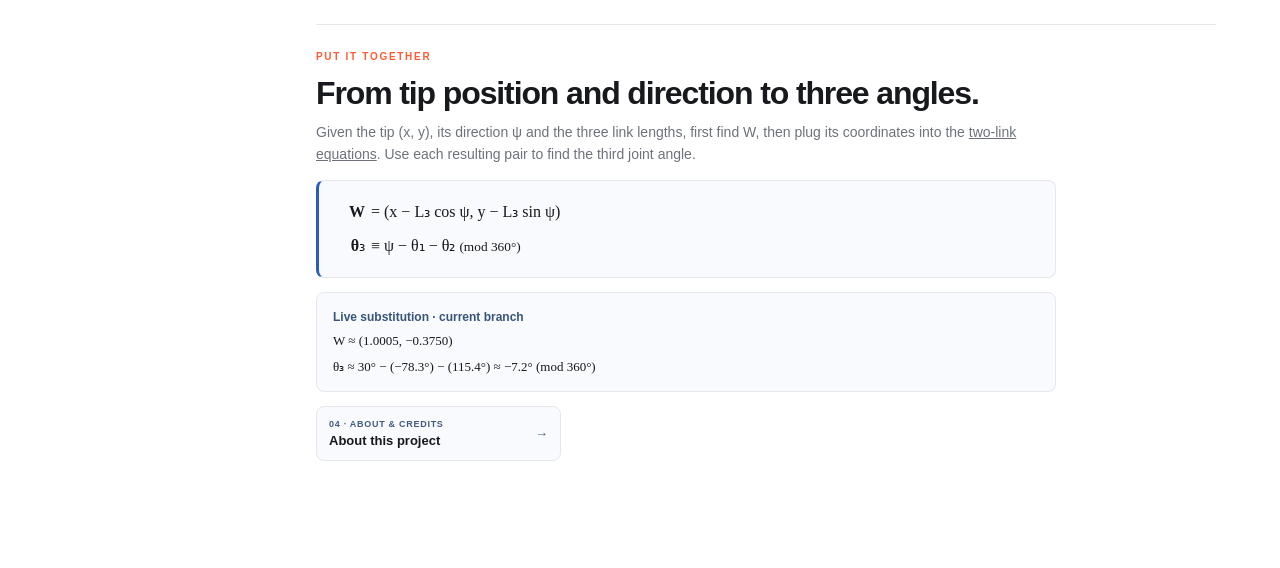
<file: guide-three.html>
<!doctype html>
<html lang="en">
<head>
  <meta charset="utf-8">
  <meta name="viewport" content="width=device-width, initial-scale=1">
  <meta name="description" content="Learn three-link planar inverse kinematics by reducing a desired gripper pose to a two-link wrist target.">
  <title>How It Works: Three Links — Planar Inverse Kinematics</title>
  <link rel="icon" href="assets/favicon.svg" type="image/svg+xml">
  <link rel="stylesheet" href="assets/styles.css?v=ik-plotter-beta">
  <link rel="stylesheet" href="assets/three-guide.css?v=learning-route">
</head>
<body data-page="guide-three">
  <a class="skip-link" href="#main">Skip to content</a>
  <button class="mobile-menu" id="mobileMenu" aria-label="Open navigation" aria-expanded="false">☰</button>
  <aside class="sidebar" id="sidebar">
    <a class="brand" href="index.html"><span class="brand-mark" aria-hidden="true"><i></i><i></i><i></i></span><span><strong data-i18n="brand">Planar Inverse Kinematics</strong><small>MATH3900 · GEOMETRY OF IK</small></span></a>
    <nav class="nav" aria-label="Main navigation">
      <p data-i18n="navExplore">EXPLORE</p>
      <a href="introduction.html"><span>00</span><b><span data-lang-en>Introduction</span><span data-lang-zh>導論</span></b></a>
      <a href="index.html"><span>01</span><b data-i18n="navPlayground">Playground</b></a>
      <a href="game.html"><span>02</span><b><span data-lang-en>Target Challenge</span><span data-lang-zh>目標挑戰</span></b></a>
      <a href="ik-plotter.html"><span aria-hidden="true">↳</span><b><span data-lang-en>IK Plotter</span><span data-lang-zh>IK 畫圖挑戰</span> <small class="nav-beta">Beta</small></b></a>
      <a class="active" href="guide.html"><span>03</span><b data-i18n="navGuide">How it works</b></a>
      <a href="about.html"><span>04</span><b><span data-lang-en>About &amp; credits</span><span data-lang-zh>關於與鳴謝</span></b></a>
      <p data-i18n="navOnPage">ON THIS PAGE</p>
      <a href="#wrist"><span>·</span><b><span data-lang-en>Find the wrist</span><span data-lang-zh>找出手腕</span></b></a>
      <a href="#angles"><span>·</span><b><span data-lang-en>Solve the angles</span><span data-lang-zh>求出角度</span></b></a>
      <a href="#free-direction"><span>·</span><b><span data-lang-en>Free direction</span><span data-lang-zh>方向自由</span></b></a>
      <a href="#final-formulas"><span>·</span><b><span data-lang-en>Final equations</span><span data-lang-zh>最終公式</span></b></a>
    </nav>
    <div class="sidebar-foot"><button class="language-toggle" type="button" data-language-toggle aria-label="Switch language"><span class="selected">EN</span><span>繁中</span></button><p data-i18n="offline">Works fully offline</p></div>
  </aside>

  <main id="main" class="main article-main">
    <nav class="guide-models" aria-label="Arm model">
      <a href="guide.html"><span data-lang-en>Two links</span><span data-lang-zh>雙連桿</span></a>
      <a href="guide-three.html" aria-current="page"><span data-lang-en>Three links</span><span data-lang-zh>三連桿</span></a>
    </nav>
    <header class="article-hero">
      <p class="eyebrow"><span data-lang-en>03 · THREE-LINK GUIDE</span><span data-lang-zh>03 · 三連桿教學</span></p>
      <h1><span data-lang-en>Three links: solve the wrist first.</span><span data-lang-zh>三連桿：先求手腕位置。</span></h1>
      <p class="lede" data-lang-en>A gripper can point in different directions at the same location. If you specify both the tip position and its direction, the last link tells you exactly where the wrist must be.</p>
      <p class="lede" data-lang-zh>夾爪在同一位置可以指向不同方向。若同時指定末端位置和方向，第三段連桿就能唯一決定手腕在哪裏。</p>
    </header>

    <article class="notebook three-notebook">
      <section id="wrist" class="three-section">
        <div class="three-lesson">
          <p class="eyebrow"><span data-lang-en>01 · STEP BACK FROM THE TIP</span><span data-lang-zh>01 · 由末端往回走</span></p>
          <h2><span data-lang-en>Find the wrist W.</span><span data-lang-zh>找出手腕 W。</span></h2>
          <p data-lang-en>Let <i>T</i> = (<i>x</i>, <i>y</i>) be the red target and <i>ψ</i> the absolute direction of link 3, measured from +x. From <i>T</i>, step back by one link length in that direction to get the blue wrist <i>W</i>.</p>
          <p data-lang-zh>令 <i>T</i> = (<i>x</i>, <i>y</i>) 為紅色目標，<i>ψ</i> 為第三段相對正 x 軸的絕對方向。從 <i>T</i> 沿該方向往回走一段連桿的長度，就得到藍色手腕 <i>W</i>。</p>
          <div class="math-block compact">
            <p>W = T − L₃(cos ψ, sin ψ)</p>
            <p class="calculation" id="three-substitution">= (1.65, 0.00) − 0.75(cos 30°, sin 30°)</p>
            <p class="boxed" id="three-wrist-value">W ≈ (1.00, −0.38)</p>
          </div>
          <p data-lang-en>In this diagram, the target slider moves <i>T</i> along the positive x-axis. The direction slider moves <i>W</i> around <i>T</i> while <i>T</i> stays fixed.</p>
          <p data-lang-zh>在這張圖中，目標滑桿讓 <i>T</i> 沿正 x 軸移動。調整方向滑桿時，<i>T</i> 留在原位，<i>W</i> 則繞着 <i>T</i> 移動。</p>
        </div>
        <div class="demo-card three-demo">
          <div class="demo-title"><span data-lang-en>FROM TIP TO WRIST</span><span data-lang-zh>由末端到手腕</span><output>L₁ = L₂ = 1 · L₃ = 0.75</output></div>
          <p class="diagram-prompt"><span data-lang-en>Keep T fixed and change ψ. Where does the wrist go?</span><span data-lang-zh>固定 T，改變 ψ。手腕會移到哪裏？</span></p>
          <svg id="three-diagram" viewBox="-2.2 -2.15 5.8 4.3" role="img" aria-labelledby="three-diagram-title">
            <title id="three-diagram-title">Gripper direction and the corresponding wrist target</title>
            <circle r="2" class="three-workspace"/>
            <path d="M-2.04 0H3.4M0-2.04V2.04" class="three-axes"/>
            <circle r=".75" id="three-circle" class="three-circle"/>
            <polyline id="three-ghost" class="three-ghost"/>
            <polyline id="three-front" class="three-front"/>
            <line id="three-tail" class="three-tail"/>
            <circle r=".07" class="three-base"/><text x="-.23" y=".22">O</text>
            <circle id="three-elbow" r=".07" class="three-base"/>
            <circle id="three-wrist" r=".11" class="three-wrist"/><text id="three-wrist-label" class="three-wrist-label">W</text>
            <circle id="three-tip" r=".105" class="three-tip"/><text id="three-tip-label" class="three-tip-label">T</text>
          </svg>
          <div class="three-controls">
            <label><span><span data-lang-en>Target x</span><span data-lang-zh>目標 x</span></span><input id="three-target" type="range" min="0.9" max="2.6" step=".01" value="1.65"><output id="three-target-readout" for="three-target">1.65</output></label>
            <label><span><span data-lang-en>Direction ψ</span><span data-lang-zh>方向 ψ</span></span><input id="three-angle" type="range" min="-180" max="180" step="1" value="30"><output id="three-angle-readout" for="three-angle">30°</output></label>
            <output id="three-demo-status" class="three-demo-status">Two elbow choices</output>
            <div class="three-buttons">
              <button type="button" data-three-example="inside"><span data-lang-en>Reachable pose</span><span data-lang-zh>可達姿態</span></button>
              <button type="button" data-three-example="edge"><span data-lang-en>Exactly straight</span><span data-lang-zh>恰好伸直</span></button>
              <button type="button" data-three-example="outside"><span data-lang-en>Unreachable direction</span><span data-lang-zh>不可達方向</span></button>
              <button type="button" id="three-branch"><span data-lang-en>Other elbow</span><span data-lang-zh>另一個肘點</span></button>
            </div>
          </div>
        </div>
      </section>

      <section id="angles" class="three-section">
        <div class="three-lesson">
          <p class="eyebrow"><span data-lang-en>02 · REUSE THE TWO-LINK SOLVER</span><span data-lang-zh>02 · 沿用雙連桿解法</span></p>
          <h2><span data-lang-en>Reach W, then turn the last joint.</span><span data-lang-zh>到達 W，再轉動最後一個關節。</span></h2>
          <p data-lang-en>Treat <i>W</i> as the target for links 1 and 2. Since both have length 1, their reachable region is the disc of radius 2. If <i>W</i> is outside that disc, no set of angles can reach the specified position <em>and</em> direction. In this demo <i>W</i> cannot be the origin: the minimum <i>x</i> is 0.9, larger than <i>L</i>₃.</p>
          <p data-lang-zh>把 <i>W</i> 當成前兩段的目標。由於兩段都長 1，可達區域就是半徑為 2 的圓盤。若 <i>W</i> 在圓盤外，就沒有一組角度能同時符合指定的位置和方向。這個示範中，最小的 <i>x</i> 是 0.9，大於 <i>L</i>₃，所以 <i>W</i> 不會落在原點。</p>
          <p data-lang-en>For each <a href="guide.html#shoulder">two-link solution</a> (θ₁, θ₂), the direction of the second link is θ₁ + θ₂. The third joint turns from that direction to ψ:</p>
          <p data-lang-zh>對每組<a href="guide.html#shoulder">雙連桿解</a> (θ₁, θ₂)，第二段的方向是 θ₁ + θ₂。第三關節要從這個方向轉到 ψ：</p>
          <div class="math-block compact"><p class="boxed">θ₃ = ψ − (θ₁ + θ₂) <small>(mod 360°)</small></p></div>
        </div>
        <div class="three-result" aria-live="polite" aria-atomic="true">
          <p class="eyebrow"><span data-lang-en>LIVE SOLUTION FOR THE SELECTED POSE</span><span data-lang-zh>指定姿態的即時解</span></p>
          <h3 id="three-status">Two elbow choices</h3>
          <p id="three-distance">|OW| ≈ 1.07</p>
          <p id="three-angle-pair">(θ₁, θ₂, θ₃) = …</p>
          <p id="three-closure"></p>
        </div>
      </section>

      <section id="free-direction" class="three-section three-next">
        <div class="three-lesson">
          <p class="eyebrow"><span data-lang-en>03 · REMOVE ONE CONSTRAINT</span><span data-lang-zh>03 · 放開一項限制</span></p>
          <h2><span data-lang-en>What if we only pin the tip?</span><span data-lang-zh>如果只固定末端呢？</span></h2>
          <p data-lang-en>If the direction ψ is free, the wrist can lie anywhere on the dashed circle that the first two links can reach. Try the direction slider above without moving the target. As <i>W</i> moves outside the shaded disc, that direction becomes impossible even though the target itself stays in place.</p>
          <p data-lang-zh>如果不指定方向 ψ，手腕可以位於虛線圓上前兩段連桿能到達的任何一點。試着保持目標不動，只調整上方的方向滑桿。當 <i>W</i> 移到淺藍圓盤外，即使目標仍在原位，機械臂也無法以該方向到達它。</p>
        </div>
      </section>
      <section class="formula-summary" id="final-formulas" aria-labelledby="final-formulas-heading">
        <p class="eyebrow"><span data-lang-en>PUT IT TOGETHER</span><span data-lang-zh>整理成一套公式</span></p>
        <h2 id="final-formulas-heading"><span data-lang-en>From tip position and direction to three angles.</span><span data-lang-zh>由末端位置和方向，算出三個角度。</span></h2>
        <p data-lang-en>Given the tip (x, y), its direction ψ and the three link lengths, first find W, then plug its coordinates into the <a href="guide.html#final-formulas">two-link equations</a>. Use each resulting pair to find the third joint angle.</p>
        <p data-lang-zh>已知末端 (x, y)、方向 ψ 和三段連桿長度，先求 W，再把手腕座標代入<a href="guide.html#final-formulas">雙連桿公式</a>。每組 θ₁、θ₂ 都可用來算出第三個角度。</p>
        <div class="formula-summary-box">
          <div class="formula-summary-line"><b>W</b><span>= (x − L₃ cos ψ, y − L₃ sin ψ)</span></div>
          <div class="formula-summary-line"><b>θ₃</b><span>≡ ψ − θ₁ − θ₂ <small>(mod 360°)</small></span></div>
        </div>
        <div class="formula-summary-example">
          <strong><span data-lang-en>Live substitution · current branch</span><span data-lang-zh>即時代入 · 目前分支</span></strong>
          <p id="three-plug-wrist"></p>
          <p id="three-plug-theta"></p>
        </div>
        <a class="lesson-next" href="about.html"><span><small data-lang-en>04 · ABOUT &amp; CREDITS</small><small data-lang-zh>04 · 關於與鳴謝</small><b data-lang-en>About this project</b><b data-lang-zh>關於本專題</b></span><i aria-hidden="true">→</i></a>
      </section>
    </article>
  </main>
  <script src="assets/i18n.js?v=learning-route"></script>
  <script src="assets/kinematics.js?v=learning-route"></script>
  <script src="assets/three-guide.js?v=final-formulas"></script>
</body>
</html>
</file>
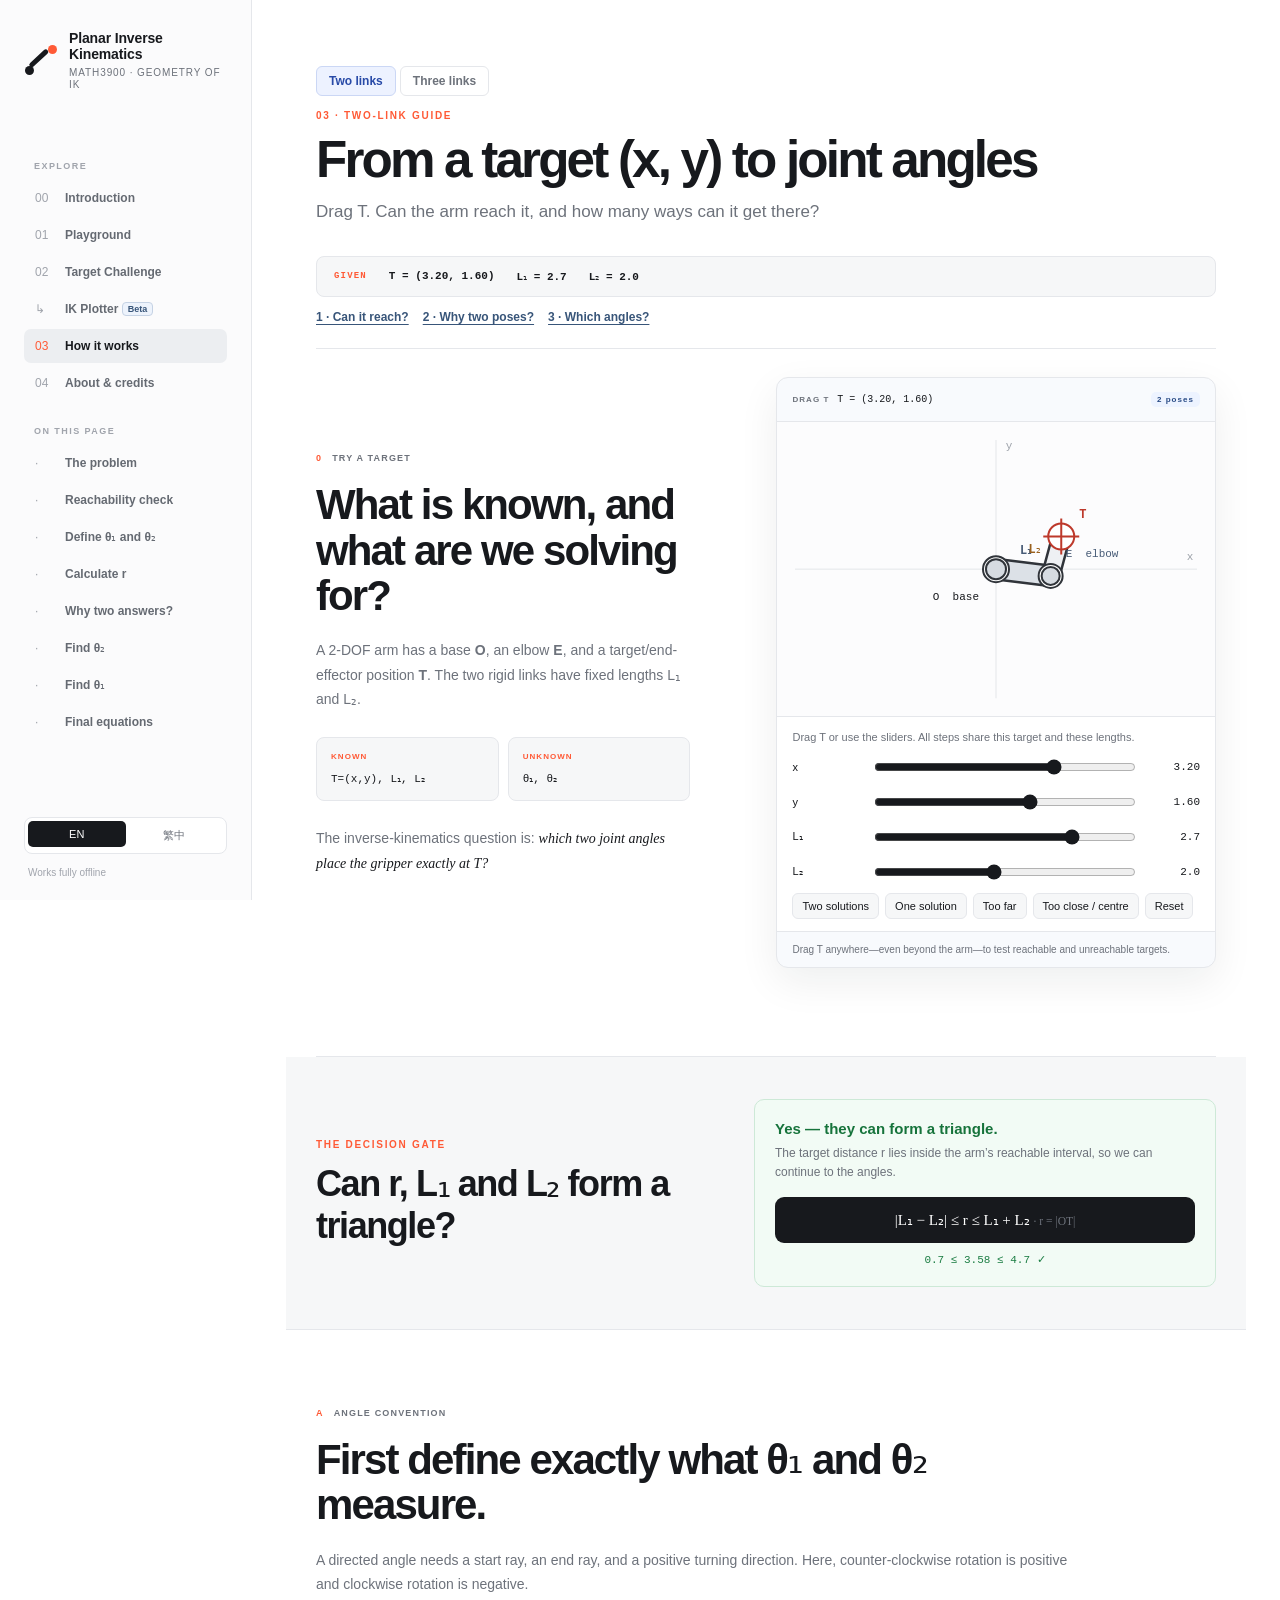
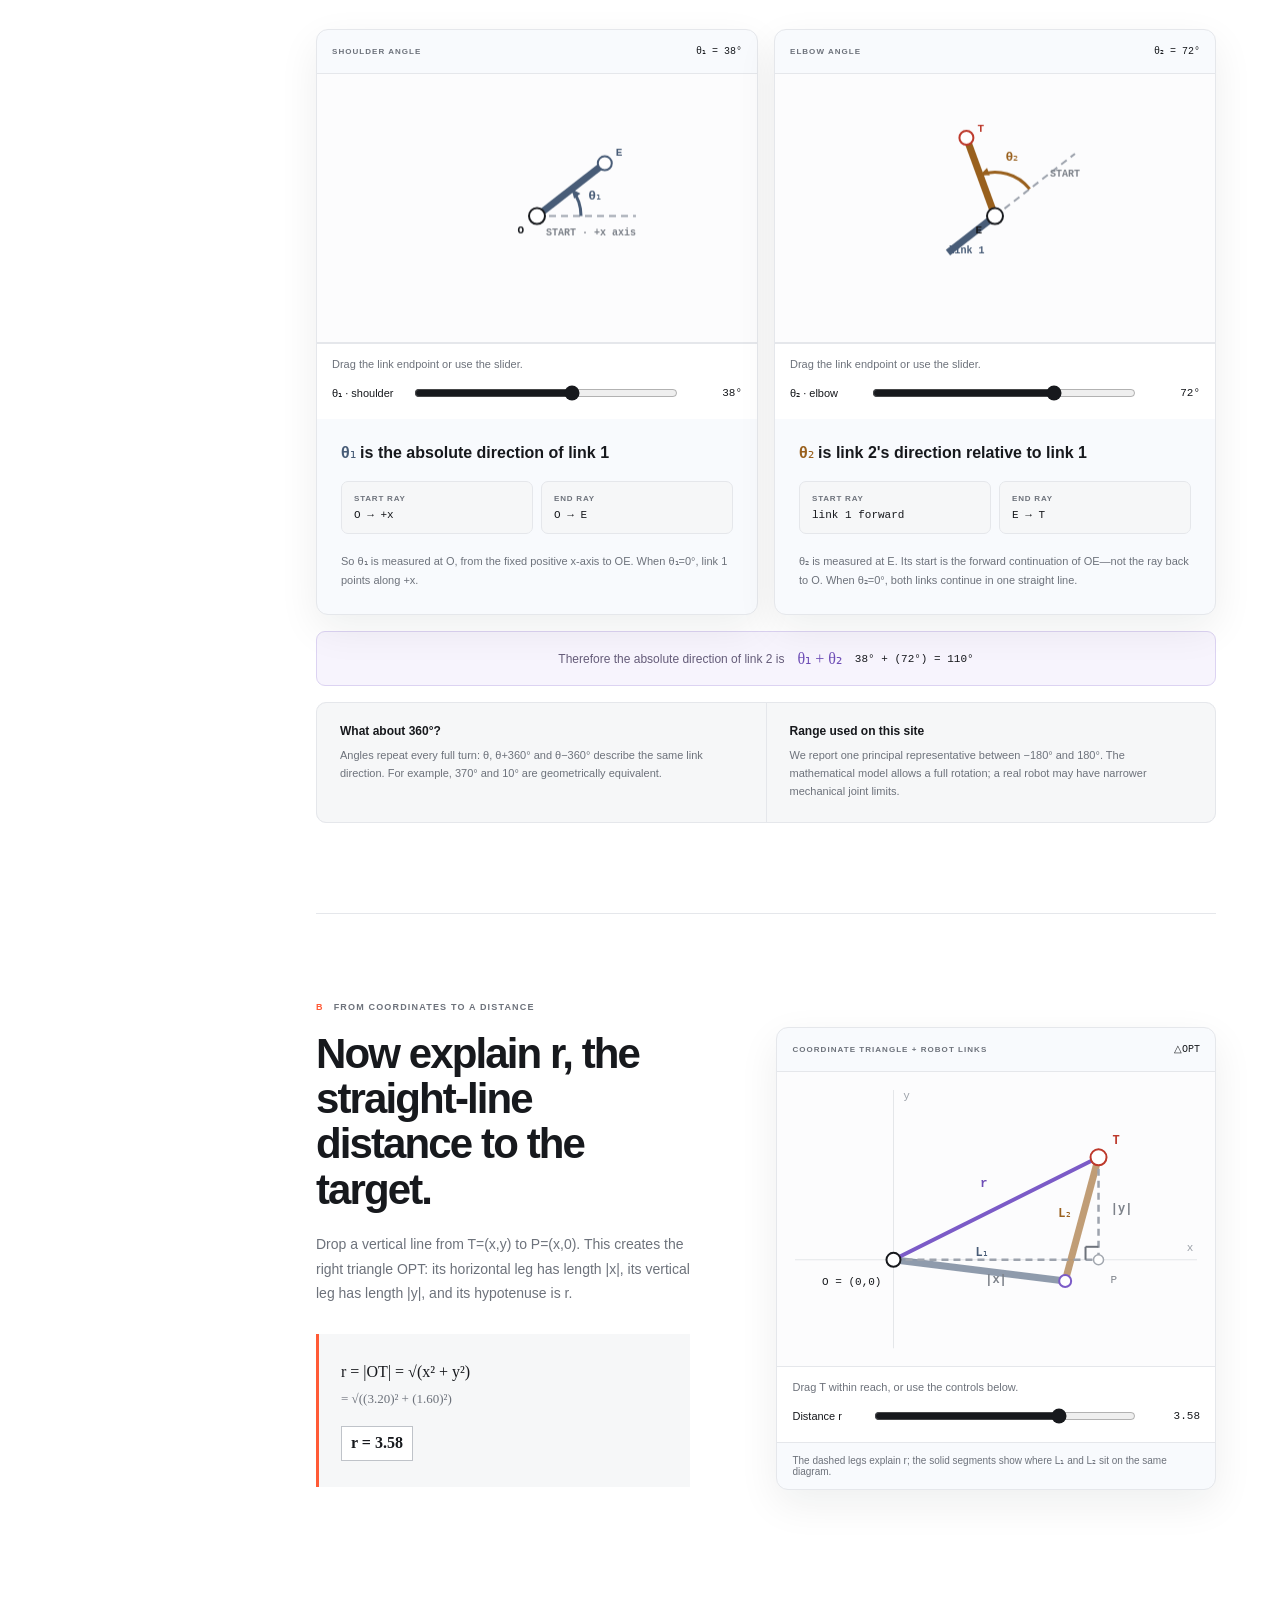
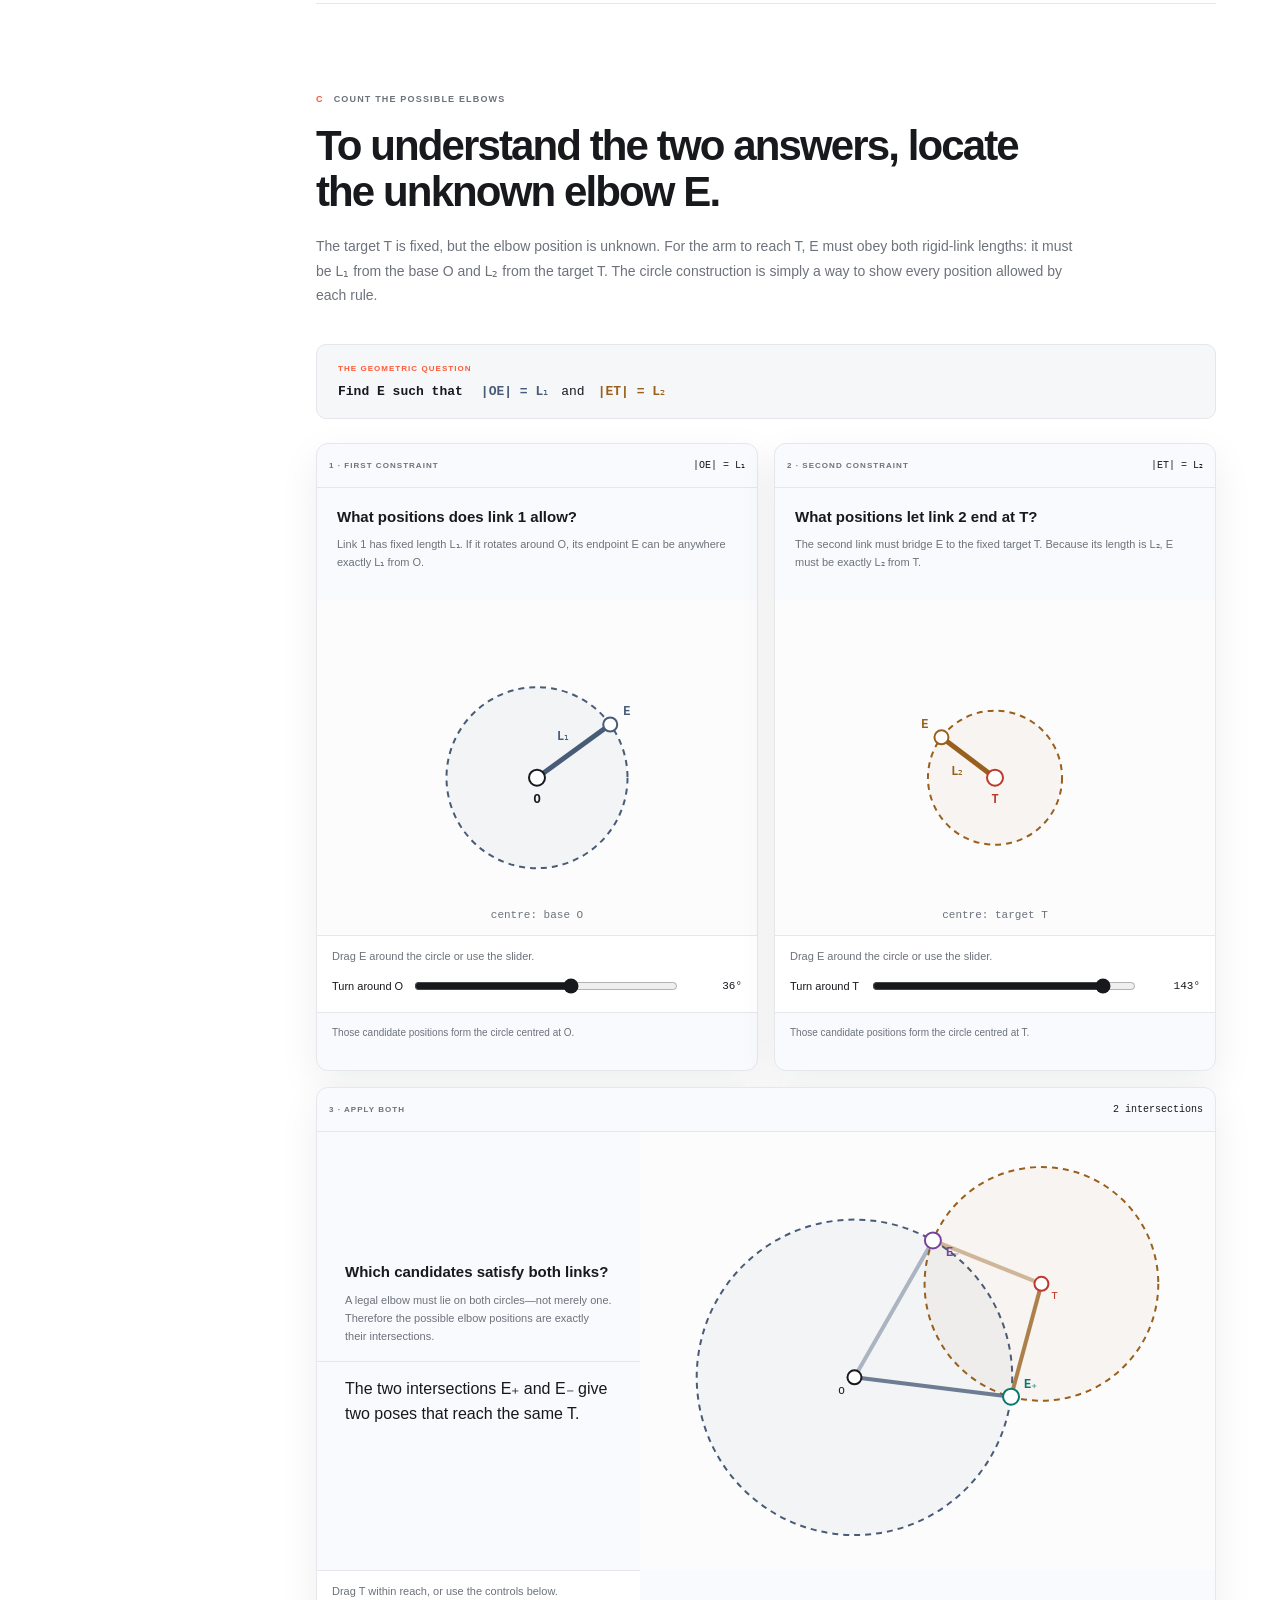
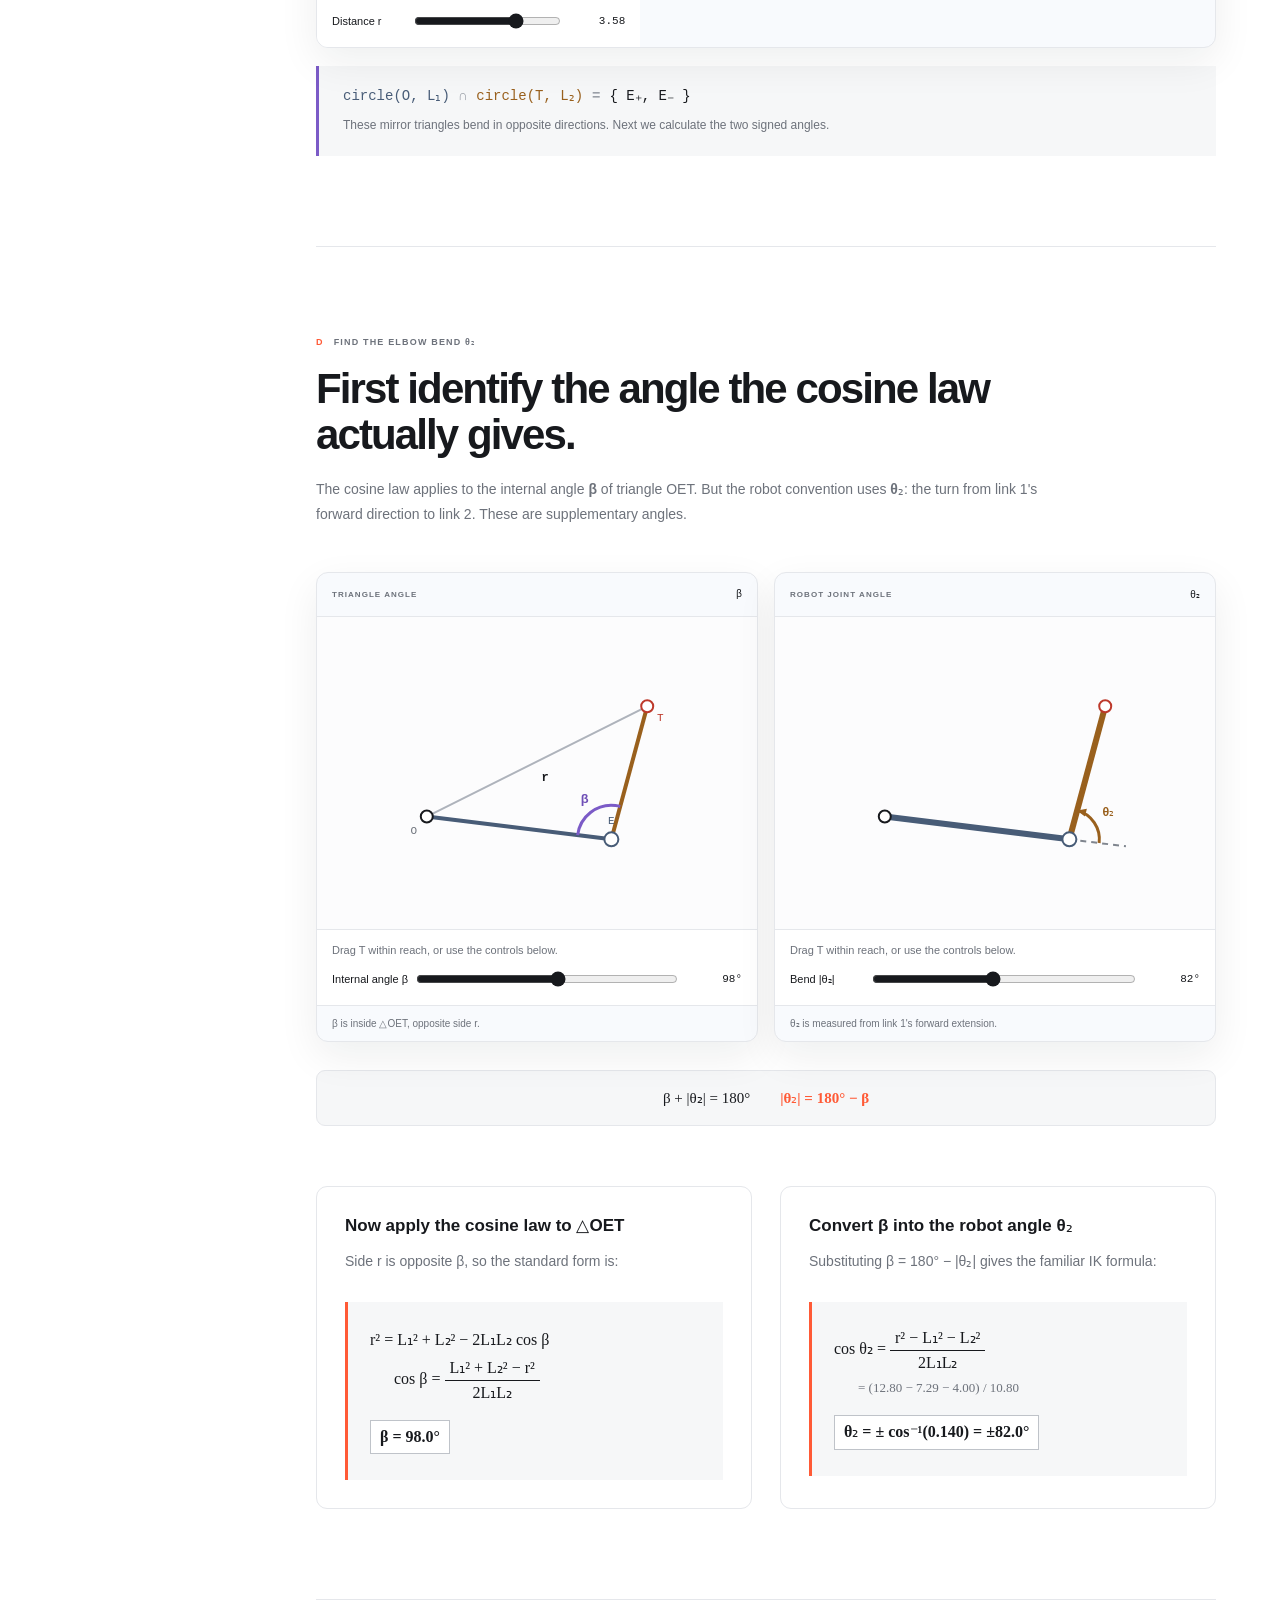
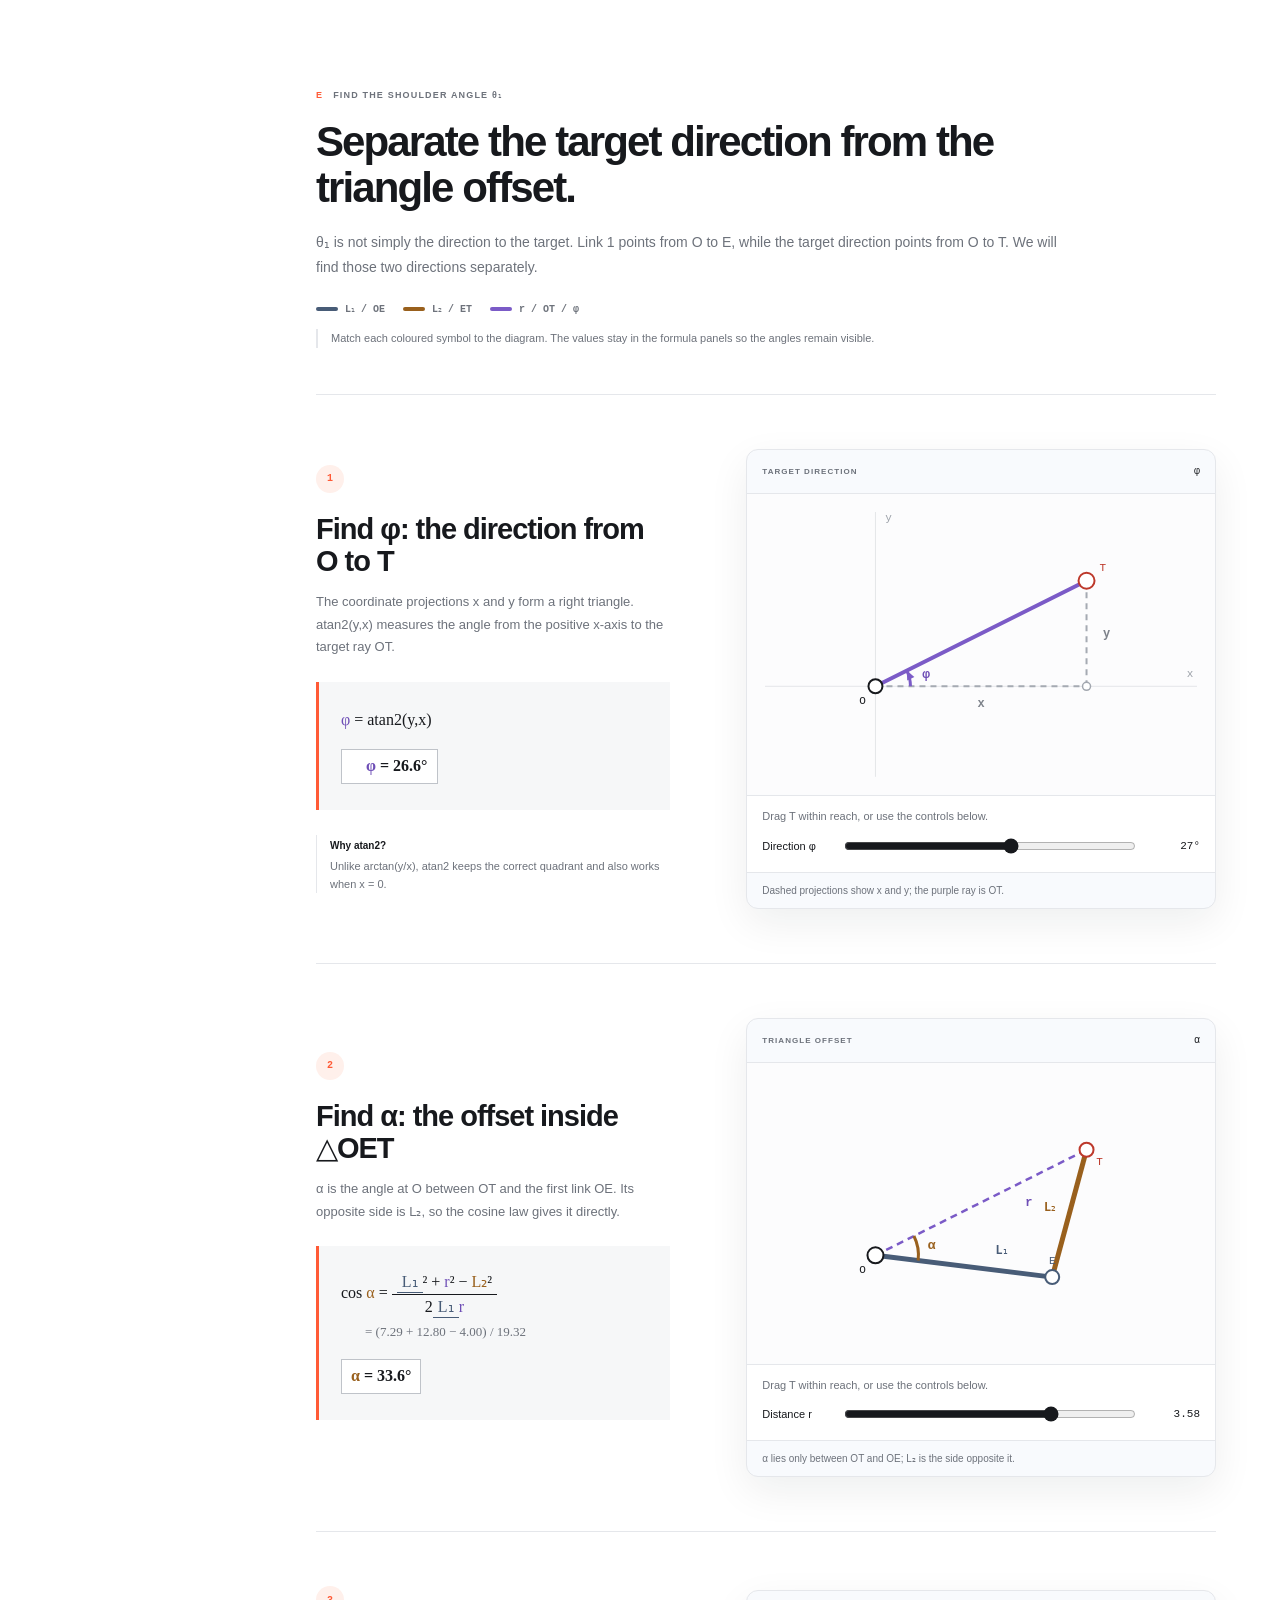
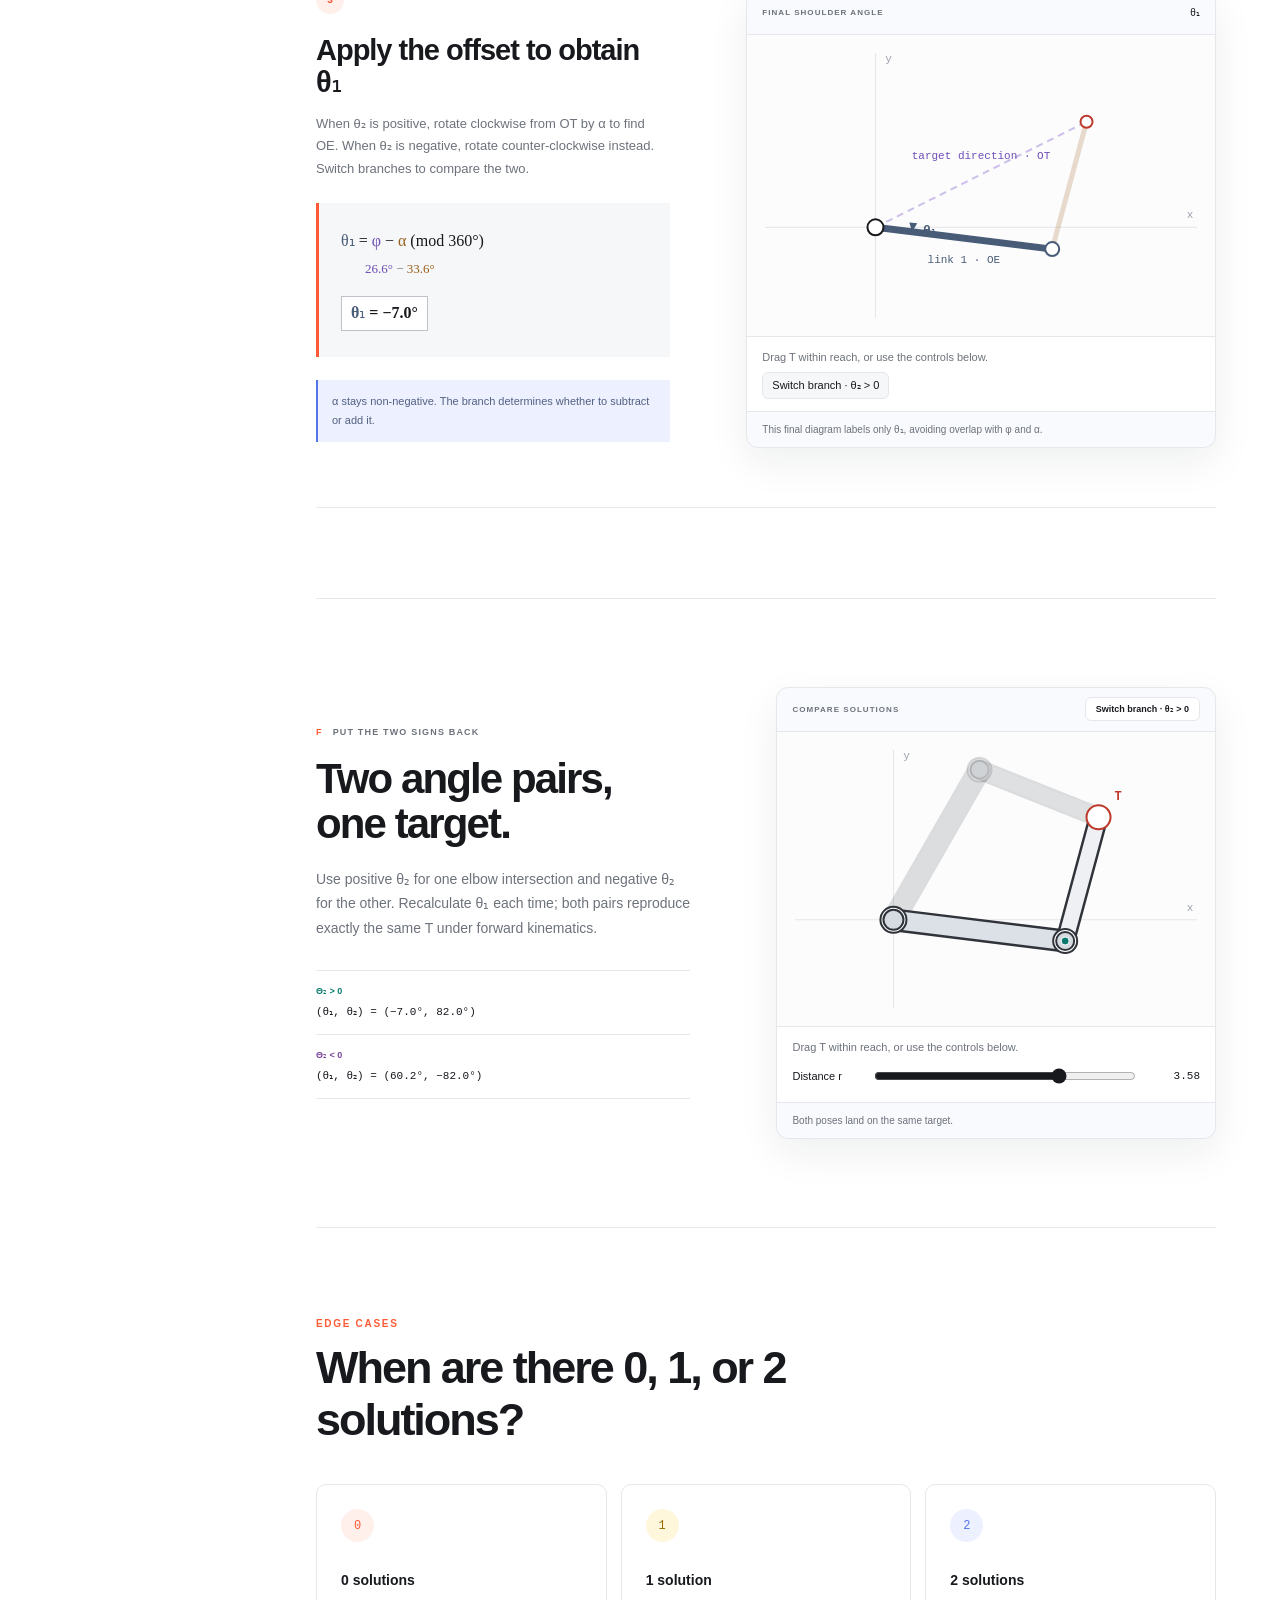
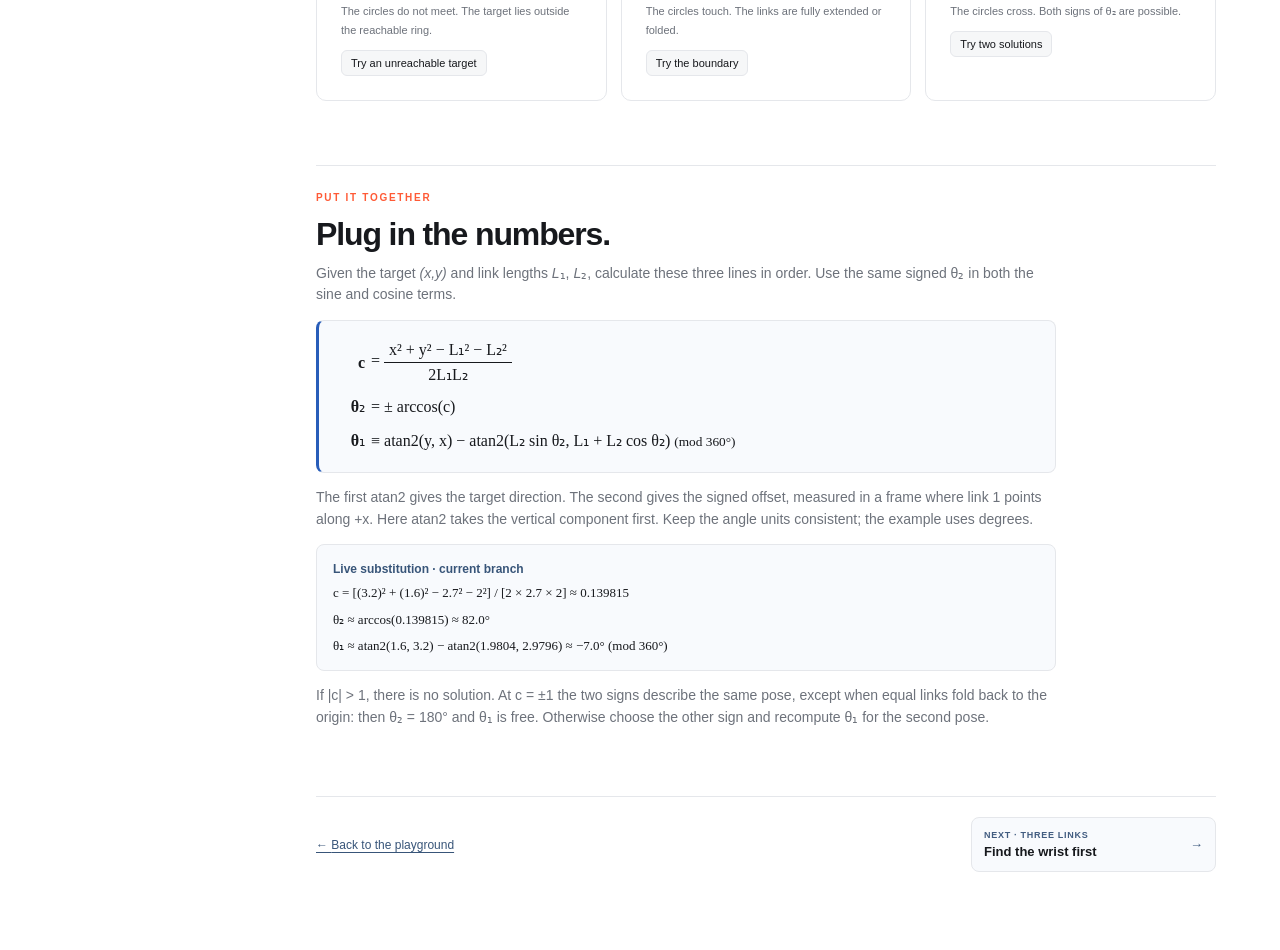
<file: guide.html>
<!doctype html>
<html lang="en">
<head>
  <meta charset="utf-8">
  <meta name="viewport" content="width=device-width, initial-scale=1">
  <meta name="description" content="A visual, bilingual explanation of 2-DOF planar inverse kinematics.">
  <title>How It Works — Planar Inverse Kinematics</title>
  <link rel="icon" href="assets/favicon.svg" type="image/svg+xml">
  <link rel="stylesheet" href="assets/styles.css?v=ik-plotter-beta">
  <link rel="stylesheet" href="assets/three-guide.css?v=learning-route">
</head>
<body data-page="guide">
  <a class="skip-link" href="#main">Skip to content</a>
  <button class="mobile-menu" id="mobileMenu" aria-label="Open navigation" aria-expanded="false">☰</button>
  <aside class="sidebar" id="sidebar">
    <a class="brand" href="index.html"><span class="brand-mark" aria-hidden="true"><i></i><i></i><i></i></span><span><strong data-i18n="brand">Planar Inverse Kinematics</strong><small>MATH3900 · GEOMETRY OF IK</small></span></a>
    <nav class="nav" aria-label="Main navigation">
      <p data-i18n="navExplore">EXPLORE</p>
      <a href="introduction.html"><span>00</span><b><span data-lang-en>Introduction</span><span data-lang-zh>導論</span></b></a>
      <a href="index.html"><span>01</span><b data-i18n="navPlayground">Playground</b></a>
      <a href="game.html"><span>02</span><b><span data-lang-en>Target Challenge</span><span data-lang-zh>目標挑戰</span></b></a>
      <a href="ik-plotter.html"><span aria-hidden="true">↳</span><b><span data-lang-en>IK Plotter</span><span data-lang-zh>IK 畫圖挑戰</span> <small class="nav-beta">Beta</small></b></a>
      <a class="active" href="guide.html"><span>03</span><b data-i18n="navGuide">How it works</b></a>
      <a href="about.html"><span>04</span><b><span data-lang-en>About &amp; credits</span><span data-lang-zh>關於與鳴謝</span></b></a>
      <p data-i18n="navOnPage">ON THIS PAGE</p>
      <a href="#problem"><span>·</span><b><span data-lang-en>The problem</span><span data-lang-zh>問題是甚麼</span></b></a>
      <a href="#reachability"><span>·</span><b><span data-lang-en>Reachability check</span><span data-lang-zh>可達性判斷</span></b></a>
      <a href="#convention" data-derivation-nav><span>·</span><b><span data-lang-en>Define θ₁ and θ₂</span><span data-lang-zh>定義 θ₁、θ₂</span></b></a>
      <a href="#triangle" data-derivation-nav><span>·</span><b><span data-lang-en>Calculate r</span><span data-lang-zh>計算 r</span></b></a>
      <a href="#two-solutions" data-derivation-nav><span>·</span><b><span data-lang-en>Why two answers?</span><span data-lang-zh>為何有兩個解</span></b></a>
      <a href="#elbow" data-derivation-nav><span>·</span><b><span data-lang-en>Find θ₂</span><span data-lang-zh>求 θ₂</span></b></a>
      <a href="#shoulder" data-derivation-nav><span>·</span><b><span data-lang-en>Find θ₁</span><span data-lang-zh>求 θ₁</span></b></a>
      <a href="#final-formulas" data-derivation-nav><span>·</span><b><span data-lang-en>Final equations</span><span data-lang-zh>最終公式</span></b></a>
    </nav>
    <div class="sidebar-foot"><button class="language-toggle" type="button" data-language-toggle><span class="selected">EN</span><span>繁中</span></button><p data-i18n="offline">Works fully offline</p></div>
  </aside>

  <main id="main" class="main article-main">
    <nav class="guide-models" aria-label="Arm model">
      <a href="guide.html" aria-current="page"><span data-lang-en>Two links</span><span data-lang-zh>雙連桿</span></a>
      <a href="guide-three.html"><span data-lang-en>Three links</span><span data-lang-zh>三連桿</span></a>
    </nav>
    <header class="article-hero">
      <p class="eyebrow"><span data-lang-en>03 · TWO-LINK GUIDE</span><span data-lang-zh>03 · 雙連桿教學</span></p>
      <h1 data-i18n="guideTitle">From a target (x, y) to joint angles</h1>
      <p class="lede" data-lang-en>Drag T. Can the arm reach it, and how many ways can it get there?</p>
      <p class="lede" data-lang-zh>拖動 T：手臂到得了嗎？有多少種姿態能到達？</p>
      <div class="given-strip"><span data-i18n="given">GIVEN</span><b>T = (<span data-guide-x>3.2</span>, <span data-guide-y>1.6</span>)</b><b>L₁ = <span id="guideLength1">2.7</span></b><b>L₂ = <span id="guideLength2">2.0</span></b></div>
      <nav class="lesson-jumps" aria-label="Questions in this lesson">
        <a href="#reachability"><span data-lang-en>1 · Can it reach?</span><span data-lang-zh>1 · 到得了嗎？</span></a>
        <a href="#two-solutions" data-derivation-nav><span data-lang-en>2 · Why two poses?</span><span data-lang-zh>2 · 為何有兩解？</span></a>
        <a href="#result" data-derivation-nav><span data-lang-en>3 · Which angles?</span><span data-lang-zh>3 · 角度是多少？</span></a>
      </nav>
    </header>

    <article class="notebook">
      <section class="logic-section" id="problem">
        <div class="section-copy">
          <p class="step-label"><span>0</span><span data-lang-en>TRY A TARGET</span><span data-lang-zh>先試一個目標</span></p>
          <h2><span data-lang-en>What is known, and what are we solving for?</span><span data-lang-zh>我們知道甚麼？要求甚麼？</span></h2>
          <p data-lang-en>A 2-DOF arm has a base <b>O</b>, an elbow <b>E</b>, and a target/end-effector position <b>T</b>. The two rigid links have fixed lengths L₁ and L₂.</p>
          <p data-lang-zh>二自由度機械臂有底座 <b>O</b>、肘部 <b>E</b>，以及目標／末端位置 <b>T</b>。兩段剛性連桿的長度固定為 L₁、L₂。</p>
          <div class="known-unknown">
            <div><small data-lang-en>KNOWN</small><small data-lang-zh>已知</small><b>T=(x,y), L₁, L₂</b></div>
            <div><small data-lang-en>UNKNOWN</small><small data-lang-zh>未知</small><b>θ₁, θ₂</b></div>
          </div>
          <p data-lang-en>The inverse-kinematics question is: <em>which two joint angles place the gripper exactly at T?</em></p>
          <p data-lang-zh>逆運動學要回答的是：<em>哪兩個關節角度能讓夾爪剛好到達 T？</em></p>
        </div>
        <div class="demo-card">
          <div class="demo-title"><span data-lang-en>DRAG T</span><span data-lang-zh>拖動 T</span><output id="targetReadout">T = (3.20, 1.60)</output><span id="guideModelStatus">2 poses</span></div>
          <canvas id="problemCanvas" width="640" height="430" aria-label="Robot arm with base, elbow and target labels"></canvas>
          <p><span data-lang-en>Drag T anywhere—even beyond the arm—to test reachable and unreachable targets.</span><span data-lang-zh>把 T 拖到任何位置，包括機械臂之外，測試可達與不可達的目標。</span></p>
        </div>
      </section>

      <section class="reachability-strip" id="reachability" tabindex="-1" aria-label="Reachability test">
        <div><p class="eyebrow"><span data-lang-en>THE DECISION GATE</span><span data-lang-zh>關鍵判斷</span></p><h2><span data-lang-en>Can r, L₁ and L₂ form a triangle?</span><span data-lang-zh>r、L₁、L₂ 能否組成三角形？</span></h2></div>
        <div class="reach-result reachable" id="reachStatusBox">
          <strong id="reachHeadline">Yes — they can form a triangle.</strong>
          <p id="reachReason">The target distance lies inside the reachable interval.</p>
          <div class="condition">|L₁ − L₂| ≤ r ≤ L₁ + L₂ <small>· r = |OT|</small></div>
          <output id="reachCheck">0.7 ≤ 3.58 ≤ 4.7 ✓</output>
          <button id="guideRecovery" class="lesson-button" type="button" data-guide-case="0" hidden><span data-lang-en>Try a target with two solutions</span><span data-lang-zh>試一個有兩組解的目標</span></button>
        </div>
      </section>

      <div id="derivationContent">

      <section class="angle-convention-section" id="convention">
        <div class="section-intro">
          <p class="step-label"><span>A</span><span data-lang-en>ANGLE CONVENTION</span><span data-lang-zh>角度定義</span></p>
          <h2><span data-lang-en>First define exactly what θ₁ and θ₂ measure.</span><span data-lang-zh>開始計算前，先準確定義 θ₁、θ₂ 量度甚麼。</span></h2>
          <p data-lang-en>A directed angle needs a start ray, an end ray, and a positive turning direction. Here, counter-clockwise rotation is positive and clockwise rotation is negative.</p>
          <p data-lang-zh>一個有方向的角度必須說明起始射線、終止射線和正方向。本網站規定逆時針為正，順時針為負。</p>
        </div>

        <div class="angle-definition-grid">
          <article class="demo-card angle-definition-card">
            <div class="demo-title"><span data-lang-en>SHOULDER ANGLE</span><span data-lang-zh>肩部角度</span><output id="theta1DefinitionValue">θ₁ = 38°</output></div>
            <canvas id="theta1DefinitionCanvas" width="540" height="330" aria-label="Definition of theta one from the positive x-axis to link one"></canvas>
            <div class="angle-definition-copy">
              <h3><span class="math-blue">θ₁</span><span data-lang-en> is the absolute direction of link 1</span><span data-lang-zh> 是第一段連桿的絕對方向</span></h3>
              <dl>
                <div><dt data-lang-en>Start ray</dt><dt data-lang-zh>起始射線</dt><dd>O <span aria-hidden="true">→</span> +x</dd></div>
                <div><dt data-lang-en>End ray</dt><dt data-lang-zh>終止射線</dt><dd>O <span aria-hidden="true">→</span> E</dd></div>
              </dl>
              <p><span data-lang-en>So θ₁ is measured at O, from the fixed positive x-axis to OE. When θ₁=0°, link 1 points along +x.</span><span data-lang-zh>因此，θ₁ 在 O 點由固定的正 x 軸量到 OE；當 θ₁=0°，第一段連桿沿正 x 軸伸出。</span></p>
            </div>
          </article>

          <article class="demo-card angle-definition-card">
            <div class="demo-title"><span data-lang-en>ELBOW ANGLE</span><span data-lang-zh>肘部角度</span><output id="theta2DefinitionValue">θ₂ = 72°</output></div>
            <canvas id="theta2DefinitionCanvas" width="540" height="330" aria-label="Definition of theta two from link one's forward direction to link two"></canvas>
            <div class="angle-definition-copy">
              <h3><span class="math-orange">θ₂</span><span data-lang-en> is link 2's direction relative to link 1</span><span data-lang-zh> 是第二段相對於第一段的方向</span></h3>
              <dl>
                <div><dt data-lang-en>Start ray</dt><dt data-lang-zh>起始射線</dt><dd><span data-lang-en>link 1 forward</span><span data-lang-zh>第一段向前延伸線</span></dd></div>
                <div><dt data-lang-en>End ray</dt><dt data-lang-zh>終止射線</dt><dd>E <span aria-hidden="true">→</span> T</dd></div>
              </dl>
              <p><span data-lang-en>θ₂ is measured at E. Its start is the forward continuation of OE—not the ray back to O. When θ₂=0°, both links continue in one straight line.</span><span data-lang-zh>θ₂ 在 E 點量度；起點是 OE 的向前延伸方向，而不是返回 O 的射線。當 θ₂=0°，兩段連桿沿同一直線完全伸直。</span></p>
            </div>
          </article>
        </div>

        <div class="orientation-equation"><span data-lang-en>Therefore the absolute direction of link 2 is</span><span data-lang-zh>因此，第二段連桿的絕對方向是</span><strong>θ₁ + θ₂</strong><output id="absoluteDirectionValue">38° + (72°) = 110°</output></div>

        <div class="angle-range-note">
          <div>
            <strong><span data-lang-en>What about 360°?</span><span data-lang-zh>那麼 360° 呢？</span></strong>
            <p data-lang-en>Angles repeat every full turn: θ, θ+360° and θ−360° describe the same link direction. For example, 370° and 10° are geometrically equivalent.</p>
            <p data-lang-zh>角度每轉一圈便重複：θ、θ+360°、θ−360° 表示相同的連桿方向。例如 370° 與 10° 在幾何上等價。</p>
          </div>
          <div>
            <strong><span data-lang-en>Range used on this site</span><span data-lang-zh>本網站採用的範圍</span></strong>
            <p data-lang-en>We report one principal representative between −180° and 180°. The mathematical model allows a full rotation; a real robot may have narrower mechanical joint limits.</p>
            <p data-lang-zh>本網站顯示 −180° 至 180° 之間的一個主值。數學模型容許完整旋轉；真實機械臂則可能受較窄的機械關節限制。</p>
          </div>
        </div>
      </section>

      <section class="logic-section" id="triangle">
        <div class="section-copy">
          <p class="step-label"><span>B</span><span data-lang-en>FROM COORDINATES TO A DISTANCE</span><span data-lang-zh>由座標求距離</span></p>
          <h2><span data-lang-en>Now explain r, the straight-line distance to the target.</span><span data-lang-zh>現在解釋 r：底座到目標的直線距離。</span></h2>
          <p data-lang-en>Drop a vertical line from T=(x,y) to P=(x,0). This creates the right triangle OPT: its horizontal leg has length |x|, its vertical leg has length |y|, and its hypotenuse is r.</p>
          <p data-lang-zh>從 T=(x,y) 向 x 軸畫垂線，落點為 P=(x,0)。這就建立了直角三角形 OPT：水平直角邊長為 |x|，垂直直角邊長為 |y|，斜邊就是 r。</p>
          <div class="math-block">
            <p>r = |OT| = √(x² + y²)</p>
            <p class="calculation">= √((<span data-guide-x>3.2</span>)² + (<span data-guide-y>1.6</span>)²)</p>
            <p class="boxed">r = <span id="guideR">3.58</span></p>
          </div>
        </div>
        <div class="demo-card">
          <div class="demo-title"><span data-lang-en>COORDINATE TRIANGLE + ROBOT LINKS</span><span data-lang-zh>座標直角三角形＋機械臂連桿</span><output>△OPT</output></div>
          <canvas id="triangleCanvas" width="640" height="430" aria-label="Right triangle OPT with x, y, r and the coloured L1 and L2 robot links"></canvas>
          <p><span data-lang-en>The dashed legs explain r; the solid segments show where L₁ and L₂ sit on the same diagram.</span><span data-lang-zh>虛線直角邊用來解釋 r；實線顯示 L₁、L₂ 在同一圖中的位置。</span></p>
        </div>
      </section>

      <section class="explanation-section" id="two-solutions">
        <div class="section-intro">
          <p class="step-label"><span>C</span><span data-lang-en>COUNT THE POSSIBLE ELBOWS</span><span data-lang-zh>數出可能的肘點</span></p>
          <h2><span data-lang-en>To understand the two answers, locate the unknown elbow E.</span><span data-lang-zh>要理解為何有兩個答案，先找出未知的肘點 E 可以在哪裏。</span></h2>
          <p data-lang-en>The target T is fixed, but the elbow position is unknown. For the arm to reach T, E must obey both rigid-link lengths: it must be L₁ from the base O and L₂ from the target T. The circle construction is simply a way to show every position allowed by each rule.</p>
          <p data-lang-zh>目標 T 已固定，但肘部 E 的位置仍未知。若機械臂要到達 T，E 必須同時符合兩段剛性連桿的長度：它與底座 O 相距 L₁，也與目標 T 相距 L₂。畫圓只是把每個限制所允許的全部位置顯示出來。</p>
        </div>
        <div class="constraint-question">
          <span class="constraint-label"><span data-lang-en>THE GEOMETRIC QUESTION</span><span data-lang-zh>真正的幾何問題</span></span>
          <div><strong><span data-lang-en>Find E such that</span><span data-lang-zh>找出同時滿足以下條件的 E：</span></strong><b class="math-blue">|OE| = L₁</b><span data-lang-en>and</span><span data-lang-zh>以及</span><b class="math-orange">|ET| = L₂</b></div>
        </div>
        <div class="circle-sequence">
          <article class="demo-card constraint-card">
            <div class="demo-title"><span>1 · <span data-lang-en>FIRST CONSTRAINT</span><span data-lang-zh>第一個限制</span></span><output>|OE| = L₁</output></div>
            <div class="constraint-copy">
              <h3><span data-lang-en>What positions does link 1 allow?</span><span data-lang-zh>第一段連桿允許 E 在哪裏？</span></h3>
              <p data-lang-en>Link 1 has fixed length L₁. If it rotates around O, its endpoint E can be anywhere exactly L₁ from O.</p>
              <p data-lang-zh>第一段連桿的長度固定為 L₁。當它繞 O 旋轉時，末端 E 可以出現在所有與 O 距離恰好為 L₁ 的位置。</p>
            </div>
            <canvas id="radiusBaseCanvas" width="420" height="320" aria-label="Circle centered at base O with radius L1"></canvas>
            <p class="constraint-result"><span data-lang-en>Those candidate positions form the circle centred at O.</span><span data-lang-zh>這些候選位置組成以 O 為圓心的圓。</span></p>
          </article>
          <article class="demo-card constraint-card">
            <div class="demo-title"><span>2 · <span data-lang-en>SECOND CONSTRAINT</span><span data-lang-zh>第二個限制</span></span><output>|ET| = L₂</output></div>
            <div class="constraint-copy">
              <h3><span data-lang-en>What positions let link 2 end at T?</span><span data-lang-zh>哪些 E 能讓第二段連桿到達 T？</span></h3>
              <p data-lang-en>The second link must bridge E to the fixed target T. Because its length is L₂, E must be exactly L₂ from T.</p>
              <p data-lang-zh>第二段連桿必須由 E 連到固定目標 T。由於它的長度是 L₂，E 與 T 的距離必須恰好為 L₂。</p>
            </div>
            <canvas id="radiusTargetCanvas" width="420" height="320" aria-label="Circle centered at target T with radius L2"></canvas>
            <p class="constraint-result"><span data-lang-en>Those candidate positions form the circle centred at T.</span><span data-lang-zh>這些候選位置組成以 T 為圓心的圓。</span></p>
          </article>
          <article class="demo-card constraint-card intersection-card">
            <div class="demo-title"><span>3 · <span data-lang-en>APPLY BOTH</span><span data-lang-zh>同時套用</span></span><output id="intersectionCount">2 intersections</output></div>
            <div class="intersection-copy-column">
              <div class="constraint-copy">
                <h3><span data-lang-en>Which candidates satisfy both links?</span><span data-lang-zh>哪些候選位置同時符合兩段連桿？</span></h3>
                <p data-lang-en>A legal elbow must lie on both circles—not merely one. Therefore the possible elbow positions are exactly their intersections.</p>
                <p data-lang-zh>合法的肘點必須同時位於兩個圓上，而不是只符合其中一個。因此，兩圓交點正是所有可能的 E。</p>
              </div>
              <p class="constraint-result" id="intersectionSummary">Two intersections give E₊ and E₋: two arm shapes that reach the same T.</p>
            </div>
            <canvas id="intersectionsCanvas" width="420" height="320" aria-label="Two circles with two elbow intersections"></canvas>
          </article>
        </div>
        <div class="intersection-conclusion">
          <span class="math-blue">circle(O, L₁)</span><strong>∩</strong><span class="math-orange">circle(T, L₂)</span><strong>=</strong><span id="intersectionSet">{ E₊, E₋ }</span>
          <p id="intersectionExplanation">The ± sign describes mirror triangles on opposite sides of OT.</p>
        </div>
      </section>

      <section class="explanation-section" id="elbow">
        <div class="section-intro">
          <p class="step-label"><span>D</span><span data-lang-en>FIND THE ELBOW BEND θ₂</span><span data-lang-zh>求肘部彎曲角 θ₂</span></p>
          <h2><span data-lang-en>First identify the angle the cosine law actually gives.</span><span data-lang-zh>先弄清楚餘弦定理真正求出的是哪一個角。</span></h2>
          <p data-lang-en>The cosine law applies to the internal angle <b>β</b> of triangle OET. But the robot convention uses <b>θ₂</b>: the turn from link 1's forward direction to link 2. These are supplementary angles.</p>
          <p data-lang-zh>餘弦定理直接處理的是三角形 OET 的內角 <b>β</b>；但機械臂慣例使用的 <b>θ₂</b>，是從第一段連桿的延伸方向轉到第二段連桿的角度。兩者互為補角。</p>
        </div>
        <div class="paired-diagrams">
          <div class="demo-card mini-diagram">
            <div class="demo-title"><span data-lang-en>TRIANGLE ANGLE</span><span data-lang-zh>三角形內角</span><output>β</output></div>
            <canvas id="betaCanvas" width="480" height="340" aria-label="Internal triangle angle beta"></canvas>
            <p><span data-lang-en>β is inside △OET, opposite side r.</span><span data-lang-zh>β 位於 △OET 內部，正對着邊 r。</span></p>
          </div>
          <div class="demo-card mini-diagram">
            <div class="demo-title"><span data-lang-en>ROBOT JOINT ANGLE</span><span data-lang-zh>機械臂關節角</span><output>θ₂</output></div>
            <canvas id="theta2Canvas" width="480" height="340" aria-label="Robot joint angle theta two"></canvas>
            <p><span data-lang-en>θ₂ is measured from link 1's forward extension.</span><span data-lang-zh>θ₂ 從第一段連桿的向前延伸線開始量度。</span></p>
          </div>
        </div>
        <div class="angle-relation"><span>β + |θ₂| = 180°</span><strong>|θ₂| = 180° − β</strong></div>
        <div class="derivation-grid">
          <div class="derivation-copy">
            <h3><span data-lang-en>Now apply the cosine law to △OET</span><span data-lang-zh>現在才對 △OET 使用餘弦定理</span></h3>
            <p data-lang-en>Side r is opposite β, so the standard form is:</p>
            <p data-lang-zh>邊 r 正對 β，因此標準形式是：</p>
            <div class="math-block compact">
              <p>r² = L₁² + L₂² − 2L₁L₂ cos β</p>
              <p>cos β = <span class="fraction"><span>L₁² + L₂² − r²</span><span>2L₁L₂</span></span></p>
              <p class="boxed">β = <span id="betaValue">98.0°</span></p>
            </div>
          </div>
          <div class="derivation-copy">
            <h3><span data-lang-en>Convert β into the robot angle θ₂</span><span data-lang-zh>把 β 轉換成機械臂角度 θ₂</span></h3>
            <p data-lang-en>Substituting β = 180° − |θ₂| gives the familiar IK formula:</p>
            <p data-lang-zh>代入 β = 180° − |θ₂|，就得到常見的 IK 公式：</p>
            <div class="math-block compact">
              <p>cos θ₂ = <span class="fraction"><span>r² − L₁² − L₂²</span><span>2L₁L₂</span></span></p>
              <p class="calculation" id="guideC2Calc">= (12.80 − 7.29 − 4.00) / 10.80</p>
              <p class="boxed">θ₂ = <span id="theta2Sign">± </span>cos⁻¹(<span id="guideC2">0.140</span>) = <span id="theta2ResultSign">±</span><span id="guideTheta2">82.0°</span></p>
            </div>
          </div>
        </div>
      </section>

      <section class="explanation-section" id="shoulder">
        <div class="section-intro">
          <p class="step-label"><span>E</span><span data-lang-en>FIND THE SHOULDER ANGLE θ₁</span><span data-lang-zh>求肩部角度 θ₁</span></p>
          <h2><span data-lang-en>Separate the target direction from the triangle offset.</span><span data-lang-zh>把「目標方向」和「三角形偏角」分開處理。</span></h2>
          <p data-lang-en>θ₁ is not simply the direction to the target. Link 1 points from O to E, while the target direction points from O to T. We will find those two directions separately.</p>
          <p data-lang-zh>θ₁ 並不等於目標方向。第一段連桿由 O 指向 E，但目標方向由 O 指向 T；因此先分別求出兩者之間的角度。</p>
          <div class="diagram-key" aria-label="Diagram colour key">
            <span><i class="key-blue"></i><b>L₁ / OE</b></span>
            <span><i class="key-orange"></i><b>L₂ / ET</b></span>
            <span><i class="key-purple"></i><b>r / OT / φ</b></span>
          </div>
          <p class="diagram-rule"><span data-lang-en>Match each coloured symbol to the diagram. The values stay in the formula panels so the angles remain visible.</span><span data-lang-zh>把有顏色的符號和圖中的記號對照。數值留在公式框內，不會遮住角度。</span></p>
        </div>

        <div class="shoulder-steps">
          <article class="mini-lesson">
            <div class="mini-copy">
              <span class="lesson-number">1</span>
              <h3><span data-lang-en>Find φ: the direction from O to T</span><span data-lang-zh>求 φ：由 O 指向 T 的方向</span></h3>
              <p data-lang-en>The coordinate projections x and y form a right triangle. atan2(y,x) measures the angle from the positive x-axis to the target ray OT.</p>
              <p data-lang-zh>座標投影 x、y 形成直角三角形。atan2(y,x) 量度由正 x 軸轉到目標射線 OT 的角度。</p>
              <div class="math-block compact"><p><span class="math-purple">φ</span> = atan2(y,x)</p><p class="boxed"><span class="math-purple">φ</span> = <span id="phiInline">26.6°</span></p></div>
              <div class="note"><b>Why atan2?</b><p data-i18n="atanNote">Unlike arctan(y/x), atan2 keeps the correct quadrant and also works when x = 0.</p></div>
            </div>
            <div class="demo-card mini-diagram">
              <div class="demo-title"><span data-lang-en>TARGET DIRECTION</span><span data-lang-zh>目標方向</span><output>φ</output></div>
              <canvas id="phiCanvas" width="560" height="360" aria-label="Target direction phi measured from the positive x-axis"></canvas>
              <p><span data-lang-en>Dashed projections show x and y; the purple ray is OT.</span><span data-lang-zh>虛線顯示 x、y 投影；紫色射線是 OT。</span></p>
            </div>
          </article>

          <article class="mini-lesson">
            <div class="mini-copy">
              <span class="lesson-number">2</span>
              <h3><span data-lang-en>Find α: the offset inside △OET</span><span data-lang-zh>求 α：△OET 內的偏角</span></h3>
              <p data-lang-en>α is the angle at O between OT and the first link OE. Its opposite side is L₂, so the cosine law gives it directly.</p>
              <p data-lang-zh>α 是 O 點處 OT 與第一段連桿 OE 之間的夾角；其對邊為 L₂，因此可直接使用餘弦定理。</p>
              <div class="math-block compact">
                <p>cos <span class="math-orange">α</span> = <span class="fraction"><span><span class="math-blue">L₁</span>² + <span class="math-purple">r</span>² − <span class="math-orange">L₂</span>²</span><span>2<span class="math-blue">L₁</span><span class="math-purple">r</span></span></span></p>
                <p class="calculation" id="alphaCosCalc"></p>
                <p class="boxed"><span class="math-orange">α</span> = <span id="alphaInline">33.6°</span></p>
              </div>
            </div>
            <div class="demo-card mini-diagram">
              <div class="demo-title"><span data-lang-en>TRIANGLE OFFSET</span><span data-lang-zh>三角形偏角</span><output>α</output></div>
              <canvas id="alphaCanvas" width="560" height="360" aria-label="Triangle OET showing offset angle alpha at the base"></canvas>
              <p><span data-lang-en>α lies only between OT and OE; L₂ is the side opposite it.</span><span data-lang-zh>α 只夾在 OT 與 OE 之間；L₂ 是它的對邊。</span></p>
            </div>
          </article>

          <article class="mini-lesson">
            <div class="mini-copy">
              <span class="lesson-number">3</span>
              <h3><span data-lang-en>Apply the offset to obtain θ₁</span><span data-lang-zh>用偏角修正目標方向，得到 θ₁</span></h3>
              <p data-lang-en>When θ₂ is positive, rotate clockwise from OT by α to find OE. When θ₂ is negative, rotate counter-clockwise instead. Switch branches to compare the two.</p>
              <p data-lang-zh>θ₂ 為正時，由 OT 順時針轉 α 得到 OE；θ₂ 為負時，則逆時針轉 α。切換分支比較兩種情況。</p>
              <div class="math-block compact">
                <p><span class="math-blue">θ₁</span> = <span class="math-purple">φ</span> <span data-guide-offset-sign>−</span> <span class="math-orange">α</span> (mod 360°)</p>
                <p class="calculation"><span class="math-purple" id="thetaPhi">26.6°</span> <span data-guide-offset-sign>−</span> <span class="math-orange" id="thetaAlpha">33.6°</span></p>
                <p class="boxed"><span class="math-blue">θ₁</span> = <span id="guideTheta1">−7.0°</span></p>
              </div>
              <p class="branch-note"><span data-lang-en>α stays non-negative. The branch determines whether to subtract or add it.</span><span data-lang-zh>α 始終非負；分支決定是減去還是加上 α。</span></p>
            </div>
            <div class="demo-card mini-diagram">
              <div class="demo-title"><span data-lang-en>FINAL SHOULDER ANGLE</span><span data-lang-zh>最終肩部角度</span><output>θ₁</output></div>
              <canvas id="shoulderCanvas" width="560" height="360" aria-label="Final shoulder angle theta one measured from the positive x-axis to link one"></canvas>
              <p><span data-lang-en>This final diagram labels only θ₁, avoiding overlap with φ and α.</span><span data-lang-zh>最後一張圖只標示 θ₁，避免與 φ、α 重疊。</span></p>
            </div>
          </article>
        </div>
      </section>

      <section class="logic-section final-step" id="result">
        <div class="section-copy">
          <p class="step-label"><span>F</span><span data-lang-en>PUT THE TWO SIGNS BACK</span><span data-lang-zh>代入 θ₂ 的正負號</span></p>
          <h2 id="solutionHeading">Two angle pairs, one target.</h2>
          <p data-lang-en>Use positive θ₂ for one elbow intersection and negative θ₂ for the other. Recalculate θ₁ each time; both pairs reproduce exactly the same T under forward kinematics.</p>
          <p data-lang-zh>θ₂ 取正值時對應其中一個肘部交點，取負值時則對應另一個。每次重新計算 θ₁，兩組答案代回正運動學後都會得到同一個 T。</p>
          <div class="solution-equations">
            <div><span id="guideFirstBranch" class="branch-plus">θ₂ &gt; 0</span><b id="guideUpPair">(θ₁, θ₂) = (−7.0°, 82.0°)</b></div>
            <div><span class="branch-minus">θ₂ &lt; 0</span><b id="guideDownPair">(θ₁, θ₂) = (60.1°, −82.0°)</b></div>
          </div>
        </div>
        <div class="demo-card final-demo">
          <div class="demo-title"><span data-i18n="compareSolutions">COMPARE SOLUTIONS</span><button id="animateSolutions" type="button" data-i18n="switchPose">Switch pose</button></div>
          <canvas id="solutionsCanvas" width="640" height="430" aria-label="Two robot arm inverse kinematics solutions"></canvas>
          <p id="solutionsCaption">Both poses land on the same target.</p>
        </div>
      </section>

      <section class="edge-cases">
        <p class="eyebrow" data-i18n="edgeCases">EDGE CASES</p><h2 data-i18n="whenSolutions">When are there 0, 1, or 2 solutions?</h2>
        <div class="case-grid">
          <article><span class="case-icon no">0</span><h3 data-i18n="zeroSolutions">0 solutions</h3><p data-i18n="zeroText">The circles do not meet. The target lies outside the reachable ring.</p><button type="button" data-guide-case="2"><span data-lang-en>Try an unreachable target</span><span data-lang-zh>試試不可達的目標</span></button></article>
          <article><span class="case-icon one">1</span><h3 data-i18n="oneSolution">1 solution</h3><p data-i18n="oneText">The circles touch. The links are fully extended or folded.</p><button type="button" data-guide-case="1"><span data-lang-en>Try the boundary</span><span data-lang-zh>試試邊界</span></button></article>
          <article><span class="case-icon two">2</span><h3 data-i18n="twoSolutions">2 solutions</h3><p data-i18n="twoCaseText">The circles cross. Both signs of θ₂ are possible.</p><button type="button" data-guide-case="0"><span data-lang-en>Try two solutions</span><span data-lang-zh>試試有兩組解的目標</span></button></article>
        </div>
      </section>
      <section class="formula-summary" id="final-formulas" aria-labelledby="final-formulas-heading">
        <p class="eyebrow"><span data-lang-en>PUT IT TOGETHER</span><span data-lang-zh>整理成一套公式</span></p>
        <h2 id="final-formulas-heading"><span data-lang-en>Plug in the numbers.</span><span data-lang-zh>代入數字，就能算出角度。</span></h2>
        <p data-lang-en>Given the target <i>(x,y)</i> and link lengths <i>L</i>₁, <i>L</i>₂, calculate these three lines in order. Use the same signed θ₂ in both the sine and cosine terms.</p>
        <p data-lang-zh>已知目標 <i>(x,y)</i> 及連桿長度 <i>L</i>₁、<i>L</i>₂，依次計算以下三行。代入正弦和餘弦時，記得使用同一個帶正負號的 θ₂。</p>
        <div class="formula-summary-box">
          <div class="formula-summary-line"><b>c</b><span>= <span class="fraction"><span>x² + y² − L₁² − L₂²</span><span>2L₁L₂</span></span></span></div>
          <div class="formula-summary-line"><b>θ₂</b><span>= ± arccos(c)</span></div>
          <div class="formula-summary-line"><b>θ₁</b><span>≡ atan2(y, x) <wbr>− atan2(L₂ sin θ₂, L₁ + L₂ cos θ₂) <small>(mod 360°)</small></span></div>
        </div>
        <p data-lang-en>The first atan2 gives the target direction. The second gives the signed offset, measured in a frame where link 1 points along +x. Here atan2 takes the vertical component first. Keep the angle units consistent; the example uses degrees.</p>
        <p data-lang-zh>第一個 atan2 求目標方向，第二個 atan2 求帶正負號的偏角：它是在第一段連桿指向正 x 軸的座標中量度的。atan2 先輸入垂直分量。整個計算要使用同一種角度單位；下方例子用度數。</p>
        <div class="formula-summary-example">
          <strong><span data-lang-en>Live substitution · current branch</span><span data-lang-zh>即時代入 · 目前分支</span></strong>
          <p id="guidePlugC"></p>
          <p id="guidePlugTheta2"></p>
          <p id="guidePlugTheta1"></p>
        </div>
        <p class="formula-summary-note" data-lang-en>If |c| &gt; 1, there is no solution. At c = ±1 the two signs describe the same pose, except when equal links fold back to the origin: then θ₂ = 180° and θ₁ is free. Otherwise choose the other sign and recompute θ₁ for the second pose.</p>
        <p class="formula-summary-note" data-lang-zh>若 |c| &gt; 1，則無解。若 c = ±1，兩個符號代表同一姿態；唯一的例外是等長連桿折回原點，此時 θ₂ = 180°，θ₁ 可以任選。在有兩解的情況下，換另一個符號並重算 θ₁，就得到第二組姿態。</p>
      </section>
      </div>
      <footer class="lesson-footer"><a href="index.html">← <span data-i18n="backPlayground">Back to the playground</span></a><a class="lesson-next" href="guide-three.html"><span><small data-lang-en>NEXT · THREE LINKS</small><small data-lang-zh>下一步 · 三連桿</small><b data-lang-en>Find the wrist first</b><b data-lang-zh>先找手腕位置</b></span><i aria-hidden="true">→</i></a></footer>
    </article>
  </main>
  <script src="assets/i18n.js?v=learning-route"></script>
  <script src="assets/kinematics.js?v=learning-route"></script>
  <script src="assets/guide.js?v=final-formulas"></script>
</body>
</html>
</file>
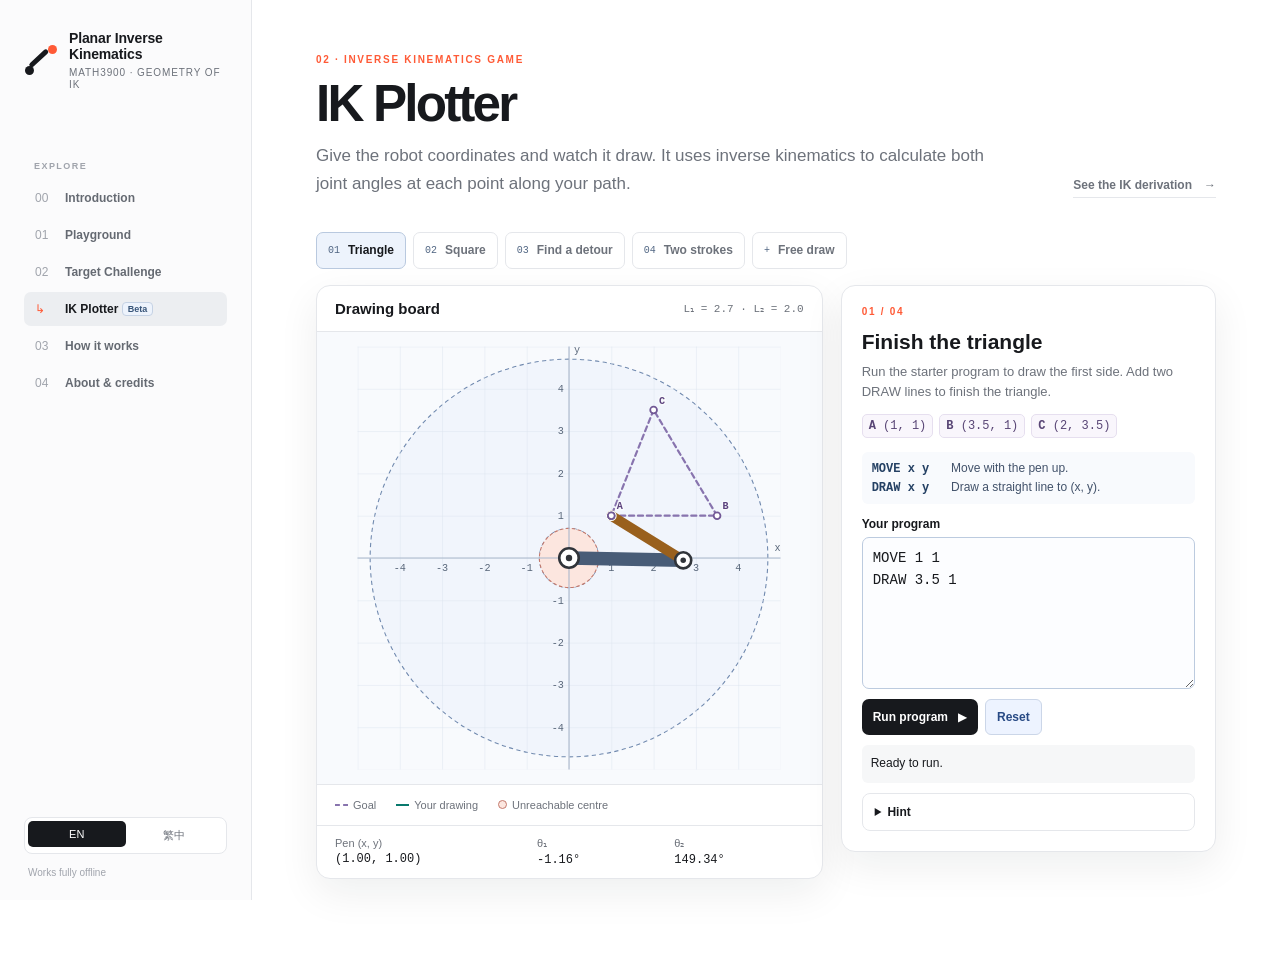
<file: ik-plotter.html>
<!doctype html>
<html lang="en">
<head>
  <meta charset="utf-8">
  <meta name="viewport" content="width=device-width, initial-scale=1">
  <meta name="description" content="Program a two-link robot to draw shapes and plan paths through its reachable workspace.">
  <title>IK Plotter — Planar Inverse Kinematics</title>
  <link rel="icon" href="assets/favicon.svg" type="image/svg+xml">
  <link rel="stylesheet" href="assets/styles.css?v=ik-plotter-beta">
  <link rel="stylesheet" href="assets/ik-plotter.css?v=1">
</head>
<body data-page="ik-plotter">
  <a class="skip-link" href="#main">Skip to content</a>
  <button class="mobile-menu" id="mobileMenu" aria-label="Open navigation" aria-expanded="false">☰</button>
  <aside class="sidebar" id="sidebar">
    <a class="brand" href="index.html"><span class="brand-mark" aria-hidden="true"><i></i><i></i><i></i></span><span><strong data-i18n="brand">Planar Inverse Kinematics</strong><small>MATH3900 · GEOMETRY OF IK</small></span></a>
    <nav class="nav" aria-label="Main navigation">
      <p data-i18n="navExplore">EXPLORE</p>
      <a href="introduction.html"><span>00</span><b><span data-lang-en>Introduction</span><span data-lang-zh>導論</span></b></a>
      <a href="index.html"><span>01</span><b data-i18n="navPlayground">Playground</b></a>
      <a href="game.html"><span>02</span><b><span data-lang-en>Target Challenge</span><span data-lang-zh>目標挑戰</span></b></a>
      <a class="active" href="ik-plotter.html" aria-current="page"><span aria-hidden="true">↳</span><b><span data-lang-en>IK Plotter</span><span data-lang-zh>IK 畫圖挑戰</span> <small class="nav-beta">Beta</small></b></a>
      <a href="guide.html"><span>03</span><b data-i18n="navGuide">How it works</b></a>
      <a href="about.html"><span>04</span><b><span data-lang-en>About &amp; credits</span><span data-lang-zh>關於與鳴謝</span></b></a>
    </nav>
    <div class="sidebar-foot"><button class="language-toggle" type="button" data-language-toggle aria-label="Switch language"><span class="selected">EN</span><span>繁中</span></button><p data-i18n="offline">Works fully offline</p></div>
  </aside>

  <main class="main" id="main">
    <header class="hero">
      <div>
        <p class="eyebrow"><span data-lang-en>02 · INVERSE KINEMATICS GAME</span><span data-lang-zh>02 · 逆運動學遊戲</span></p>
        <h1><span data-lang-en>IK Plotter</span><span data-lang-zh>IK 畫圖挑戰</span></h1>
        <p class="lede" data-lang-en>Give the robot coordinates and watch it draw. It uses inverse kinematics to calculate both joint angles at each point along your path.</p>
        <p class="lede" data-lang-zh>用座標指揮機械臂畫圖。沿着你指定的路徑，機械臂會在每一點用逆運動學求出兩個關節角度。</p>
      </div>
      <a class="quiet-link" href="guide.html"><span data-lang-en>See the IK derivation</span><span data-lang-zh>查看逆運動學推導</span> →</a>
    </header>

    <nav class="plotter-levels" aria-label="Drawing challenges / 畫圖關卡">
      <button type="button" data-game-level="0" aria-pressed="true"><small>01</small><span data-lang-en>Triangle</span><span data-lang-zh>三角形</span></button>
      <button type="button" data-game-level="1" aria-pressed="false"><small>02</small><span data-lang-en>Square</span><span data-lang-zh>正方形</span></button>
      <button type="button" data-game-level="2" aria-pressed="false"><small>03</small><span data-lang-en>Find a detour</span><span data-lang-zh>找一條繞路</span></button>
      <button type="button" data-game-level="3" aria-pressed="false"><small>04</small><span data-lang-en>Two strokes</span><span data-lang-zh>畫兩筆</span></button>
      <button type="button" data-game-level="4" aria-pressed="false"><small>+</small><span data-lang-en>Free draw</span><span data-lang-zh>自由畫圖</span></button>
    </nav>

    <div class="playground plotter-layout">
      <section class="stage-card" aria-labelledby="game-board-heading">
        <div class="plotter-stage-bar">
          <h2 id="game-board-heading"><span data-lang-en>Drawing board</span><span data-lang-zh>畫板</span></h2>
          <div class="plotter-dimensions">L₁ = 2.7 · L₂ = 2.0</div>
        </div>
        <div class="plotter-board">
          <svg id="gameBoard" viewBox="-5.2 -5.2 10.4 10.4" role="img" aria-labelledby="gameBoardTitle">
            <title id="gameBoardTitle">Two-link drawing arm and its reachable workspace</title>
            <defs><pattern id="game-grid" width="1" height="1" patternUnits="userSpaceOnUse"><path d="M0 1V0H1"/></pattern></defs>
            <path d="M4.7 0a4.7 4.7 0 1 0-9.4 0a4.7 4.7 0 1 0 9.4 0z M.7 0a.7 .7 0 1 0-1.4 0a.7 .7 0 1 0 1.4 0z" fill-rule="evenodd" class="plotter-workspace"/>
            <rect x="-5" y="-5" width="10" height="10" fill="url(#game-grid)"/>
            <circle r=".7" class="plotter-hole"/>
            <path d="M-5 0H5M0-5V5" class="plotter-axes"/>
            <text x="5" y="-.16" text-anchor="end">x</text><text x=".12" y="-4.85">y</text>
            <g id="gameTicks"/>
            <path id="gameGuide" class="plotter-guide"/>
            <path id="gameInk" class="plotter-ink"/>
            <path id="gameBlocked" class="plotter-blocked"/>
            <line id="gameLink1" class="plotter-link plotter-link-1" x1="0" y1="0"/>
            <line id="gameLink2" class="plotter-link plotter-link-2"/>
            <circle r=".23" class="plotter-joint"/><circle r=".075" class="plotter-joint-core"/>
            <circle id="gameElbow" r=".19" class="plotter-joint"/><circle id="gameElbowCore" r=".065" class="plotter-joint-core"/>
            <circle id="gamePen" class="plotter-pen" r=".11"/>
            <g id="gameWaypoints" class="plotter-waypoints"/>
          </svg>
        </div>
        <div class="plotter-legend">
          <span><i class="plotter-swatch guide-swatch"></i><span data-lang-en>Goal</span><span data-lang-zh>目標</span></span>
          <span><i class="plotter-swatch ink-swatch"></i><span data-lang-en>Your drawing</span><span data-lang-zh>你的筆跡</span></span>
          <span><i class="plotter-swatch hole-swatch"></i><span data-lang-en>Unreachable centre</span><span data-lang-zh>中央不可達區</span></span>
        </div>
        <dl class="plotter-readouts">
          <div><dt><span data-lang-en>Pen (x, y)</span><span data-lang-zh>筆尖 (x, y)</span></dt><dd><output id="gamePosition">—</output></dd></div>
          <div><dt>θ₁</dt><dd><output id="gameTheta1">—</output></dd></div>
          <div><dt>θ₂</dt><dd><output id="gameTheta2">—</output></dd></div>
        </dl>
      </section>

      <section class="control-card plotter-controls" aria-labelledby="game-level-heading">
        <p class="eyebrow" id="gameLevelNumber">01 / 04</p>
        <h2 id="game-level-heading"><span data-lang-en>Finish the triangle</span><span data-lang-zh>完成三角形</span></h2>
        <p class="plotter-copy" id="gameTask"></p>
        <ul class="plotter-points" id="gamePoints" aria-label="Waypoint coordinates / 路點座標"></ul>
        <div class="plotter-commands" id="gameCommands">
          <p><code>MOVE x y</code> <span data-lang-en>Move with the pen up.</span><span data-lang-zh>抬筆移動。</span></p>
          <p><code>DRAW x y</code> <span data-lang-en>Draw a straight line to (x, y).</span><span data-lang-zh>畫直線到 (x, y)。</span></p>
        </div>
        <label class="plotter-editor-label" for="gameProgram"><span data-lang-en>Your program</span><span data-lang-zh>你的程式</span></label>
        <textarea id="gameProgram" rows="6" spellcheck="false" autocapitalize="off" autocomplete="off" aria-describedby="gameCommands"></textarea>
        <div class="plotter-actions">
          <button type="button" id="gameRun" class="primary-link"><span data-lang-en>Run program</span><span data-lang-zh>執行程式</span><span aria-hidden="true">▶</span></button>
          <button type="button" id="gameReset" class="lesson-button"><span data-lang-en>Reset</span><span data-lang-zh>重設</span></button>
          <button type="button" id="gameNext" class="lesson-button" hidden><span data-lang-en>Next level</span><span data-lang-zh>下一關</span> →</button>
        </div>
        <p class="plotter-status" id="gameStatus" role="status"></p>
        <details class="lesson-disclosure plotter-hint" id="gameHint">
          <summary><span data-lang-en>Hint</span><span data-lang-zh>提示</span></summary>
          <p id="gameHintText"></p>
        </details>
        <noscript><p>Enable JavaScript to run a program. · 啟用 JavaScript 後即可執行程式。</p></noscript>
      </section>
    </div>
  </main>
  <script src="assets/i18n.js?v=learning-route"></script>
  <script src="assets/kinematics.js?v=learning-route"></script>
  <script src="assets/ik-plotter.js?v=1"></script>
</body>
</html>
</file>
<file: assets/styles.css>
:root {
  --ink: #17191d;
  --muted: #6d727b;
  --line: #e5e7eb;
  --soft: #f6f7f8;
  --paper: #ffffff;
  --accent: #ff5a36;
  --accent-soft: #fff0eb;
  --blue: #5475e8;
  --blue-soft: #edf1ff;
  --target: #bd392b;
  --wrist: #285db9;
  --branch-plus: #08796d;
  --branch-minus: #78439a;
  --reference: #727c8b;
  --link-one: #485c77;
  --link-two: #99601d;
  --figure-bg: #f8fafd;
  --lesson-width: 1100px;
  --sidebar: 252px;
  --radius: 14px;
  --shadow: 0 14px 40px rgba(20, 24, 35, .07);
  font-family: Inter, ui-sans-serif, -apple-system, BlinkMacSystemFont, "Segoe UI", sans-serif;
  color: var(--ink);
  background: var(--paper);
  font-synthesis: none;
}
* { box-sizing: border-box; }
html { scroll-behavior: smooth; }
body { margin: 0; min-width: 320px; background: var(--paper); }
[data-lang-zh] { display: none; }
html[lang^="zh"] [data-lang-en] { display: none; }
html[lang^="zh"] [data-lang-zh] { display: revert; }
html[lang^="en"] [data-lang-zh] { display: none; }
button, input { font: inherit; }
button, a { -webkit-tap-highlight-color: transparent; }
a { color: inherit; }
.skip-link { position: fixed; left: 12px; top: -80px; z-index: 100; padding: 10px 14px; background: var(--ink); color: white; border-radius: 7px; transition: top .2s; }
.skip-link:focus { top: 12px; }
.sidebar { position: fixed; inset: 0 auto 0 0; z-index: 20; width: var(--sidebar); display: flex; flex-direction: column; padding: 30px 24px 22px; border-right: 1px solid var(--line); background: #fbfbfc; }
.brand { display: flex; gap: 12px; align-items: center; text-decoration: none; line-height: 1.15; }
.brand strong { display: block; font-size: 14px; letter-spacing: -.01em; }
.brand small { display: block; margin-top: 5px; color: var(--muted); font-size: 10px; letter-spacing: .09em; }
.brand-mark { position: relative; display: block; width: 33px; height: 33px; flex: 0 0 33px; }
.brand-mark i { position: absolute; display: block; background: var(--ink); border-radius: 99px; }
.brand-mark i:nth-child(1) { width: 9px; height: 9px; left: 1px; bottom: 2px; }
.brand-mark i:nth-child(2) { width: 24px; height: 5px; left: 6px; bottom: 8px; transform: rotate(-43deg); transform-origin: left center; }
.brand-mark i:nth-child(3) { width: 9px; height: 9px; right: 0; top: 1px; background: var(--accent); }
.nav { margin-top: 45px; }
.nav p { margin: 26px 10px 10px; color: #a0a4ac; font-size: 9px; font-weight: 750; letter-spacing: .16em; }
.nav a { display: flex; align-items: center; gap: 12px; margin: 3px 0; padding: 10px 11px; color: #656a72; border-radius: 7px; text-decoration: none; font-size: 12px; }
.nav a span { width: 18px; color: #a0a4ac; font-weight: 500; }
.nav a b { font-weight: 600; }
.nav a:hover { color: var(--ink); background: #f0f1f3; }
.nav a.active { color: var(--ink); background: #eceef1; }
.nav a.active span { color: var(--accent); }
.sidebar-foot { margin-top: auto; }
.sidebar-foot p { margin: 13px 4px 0; color: #a0a4ac; font-size: 10px; }
.language-toggle { display: grid; grid-template-columns: 1fr 1fr; width: 100%; padding: 3px; border: 1px solid var(--line); border-radius: 8px; background: white; color: var(--muted); cursor: pointer; }
.language-toggle span { padding: 7px 4px; border-radius: 5px; font-size: 11px; }
.language-toggle .selected { background: var(--ink); color: white; }
.mobile-menu { display: none; position: fixed; top: 14px; left: 14px; z-index: 30; width: 40px; height: 40px; border: 1px solid var(--line); border-radius: 9px; background: white; cursor: pointer; }
.main { margin-left: var(--sidebar); min-height: 100vh; padding: 54px clamp(28px, 5vw, 76px) 80px; }
.hero { display: flex; align-items: flex-end; justify-content: space-between; gap: 34px; max-width: 1260px; margin: 0 auto 34px; }
.eyebrow { margin: 0 0 13px; color: var(--accent); font-size: 10px; font-weight: 800; letter-spacing: .17em; }
h1, h2, h3, p { margin-top: 0; }
h1 { margin-bottom: 12px; max-width: 760px; font-size: clamp(36px, 4vw, 59px); line-height: 1.01; letter-spacing: -.055em; }
.lede { max-width: 680px; margin-bottom: 0; color: var(--muted); font-size: 17px; line-height: 1.65; }
.quiet-link { display: inline-flex; gap: 12px; align-items: center; flex: 0 0 auto; padding-bottom: 5px; color: var(--muted); font-size: 12px; font-weight: 650; text-decoration: none; border-bottom: 1px solid var(--line); }
.quiet-link:hover { color: var(--ink); border-color: var(--ink); }
.playground { display: grid; grid-template-columns: minmax(0, 1.55fr) minmax(330px, .8fr); gap: 18px; max-width: 1260px; margin: 0 auto; }
.stage-card, .control-card { border: 1px solid var(--line); border-radius: var(--radius); background: white; overflow: hidden; box-shadow: var(--shadow); }
.stage-card { min-width: 0; }
.stage-toolbar { display: flex; gap: 18px; align-items: center; min-height: 61px; padding: 10px 14px; border-bottom: 1px solid var(--line); }
.mode-switch { display: flex; padding: 3px; border-radius: 8px; background: var(--soft); }
.mode-switch button { padding: 7px 11px; border: 0; border-radius: 6px; background: transparent; color: var(--muted); font-size: 11px; cursor: pointer; }
.mode-switch button small { margin-left: 4px; font-size: 9px; opacity: .6; }
.mode-switch button.active { background: white; color: var(--ink); box-shadow: 0 2px 6px rgba(0,0,0,.08); }
.check-control { display: flex; gap: 7px; align-items: center; color: var(--muted); font-size: 11px; cursor: pointer; }
.check-control input { accent-color: var(--ink); }
.icon-button { margin-left: auto; width: 31px; height: 31px; border: 1px solid var(--line); border-radius: 7px; background: white; color: var(--muted); cursor: pointer; }
.icon-button:hover { color: var(--ink); border-color: #b5b8bd; }
.canvas-wrap { position: relative; min-height: 555px; background-color: #fcfcfd; background-image: linear-gradient(#f0f1f3 1px, transparent 1px), linear-gradient(90deg, #f0f1f3 1px, transparent 1px); background-size: 28px 28px; }
#robotCanvas { display: block; width: 100%; height: 555px; touch-action: none; cursor: crosshair; }
.drag-hint { position: absolute; top: 18px; left: 18px; display: flex; gap: 8px; align-items: center; padding: 7px 10px; border: 1px solid var(--line); border-radius: 7px; background: rgba(255,255,255,.9); color: var(--muted); font-size: 10px; pointer-events: none; }
.drag-hint span:first-child { color: var(--accent); font-size: 14px; }
.canvas-legend { position: absolute; right: 17px; bottom: 14px; display: flex; gap: 13px; padding: 8px 11px; border: 1px solid var(--line); border-radius: 7px; background: rgba(255,255,255,.9); color: var(--muted); font-size: 9px; }
.canvas-legend > span { display: flex; gap: 5px; align-items: center; }
.dot { display: inline-block; width: 7px; height: 7px; border-radius: 50%; }
.dot.target { background: var(--accent); }
.dot.elbow { background: var(--blue); }
.control-card { padding: 20px; }
.status-line { display: flex; align-items: center; justify-content: space-between; padding-bottom: 15px; border-bottom: 1px solid var(--line); color: #a0a4ac; font-size: 9px; font-weight: 750; letter-spacing: .12em; }
.status-pill { padding: 5px 7px; border-radius: 5px; background: #eaf8ef; color: #1b7d43; }
.status-pill.unreachable { background: #fff0ec; color: #c94120; }
.status-pill.tangent { background: #fff7db; color: #946b00; }
.control-section { padding: 18px 0; border-bottom: 1px solid var(--line); }
.section-heading { display: flex; justify-content: space-between; align-items: baseline; margin-bottom: 12px; }
.section-heading h2, .control-section > h2 { margin: 0; font-size: 11px; letter-spacing: .01em; }
.section-heading output { color: var(--muted); font: 11px ui-monospace, SFMono-Regular, Menlo, monospace; }
.range-row { display: grid; grid-template-columns: 25px 1fr 47px; gap: 8px; align-items: center; min-height: 28px; color: var(--muted); font: 11px ui-monospace, SFMono-Regular, Menlo, monospace; }
.range-row output { text-align: right; }
input[type="range"] { width: 100%; height: 3px; accent-color: var(--ink); cursor: pointer; }
.solution-toggle { display: grid; grid-template-columns: 1fr 1fr; gap: 8px; margin-top: 11px; }
.solution-toggle button { display: flex; align-items: center; gap: 8px; min-width: 0; padding: 9px 8px; border: 1px solid var(--line); border-radius: 8px; background: white; text-align: left; cursor: pointer; }
.solution-toggle button.active { border-color: var(--ink); box-shadow: inset 0 0 0 1px var(--ink); }
.solution-toggle b { display: block; font-size: 10px; }
.solution-toggle small { display: block; margin-top: 3px; overflow: hidden; color: var(--muted); font: 8px ui-monospace, monospace; white-space: nowrap; text-overflow: ellipsis; }
.mini-arm { position: relative; width: 31px; height: 28px; flex: 0 0 31px; }
.mini-arm::before, .mini-arm::after { content: ""; position: absolute; left: 2px; bottom: 5px; width: 17px; height: 3px; border-radius: 4px; background: var(--ink); transform-origin: left; }
.mini-arm::before { transform: rotate(-50deg); }
.mini-arm::after { left: 13px; bottom: 18px; transform: rotate(35deg); }
.mini-arm.down { transform: scaleY(-1); }
.formula-card { margin-top: 18px; padding: 15px; border-radius: 9px; background: var(--ink); color: white; }
.formula-label { display: flex; gap: 8px; margin-bottom: 13px; color: #989da7; font-size: 8px; font-weight: 750; letter-spacing: .13em; }
.formula-label span:first-child { color: #ff856c; }
.formula-card p { margin: 7px 0; font: 10px/1.55 ui-monospace, SFMono-Regular, Menlo, monospace; }
.formula-card .substitution { color: #989da7; }
.formula-card .result { color: #c7cad0; }
.formula-card strong { color: white; font-size: 13px; }
.playground-angle-key { margin-top: 14px; padding: 13px 14px; border: 1px solid var(--line); border-radius: 8px; background: var(--soft); }
.playground-angle-key p { margin: 3px 0; color: var(--muted); font: 9px/1.55 ui-monospace, monospace; }
.playground-angle-key b { margin-right: 4px; }
.playground-angle-key a { display: inline-block; margin-top: 8px; color: var(--ink); font-size: 9px; font-weight: 700; text-decoration: none; }
.playground-angle-key a:hover { text-decoration: underline; }
.fraction { display: inline-flex; vertical-align: middle; flex-direction: column; text-align: center; line-height: 1.25; }
.fraction span:first-child { padding: 0 5px 2px; border-bottom: 1px solid currentColor; }
.fraction span:last-child { padding-top: 2px; }
.reading-section { max-width: 1260px; margin: 95px auto 0; }
.reading-section > div:first-child { display: grid; grid-template-columns: .65fr 1.35fr; align-items: start; gap: 30px; }
.reading-section h2 { max-width: 680px; margin: 0; font-size: clamp(30px, 4vw, 52px); line-height: 1.05; letter-spacing: -.045em; }
.reading-grid { display: grid; grid-template-columns: repeat(3, 1fr); gap: 0; margin-top: 55px; border-top: 1px solid var(--line); }
.reading-grid article { padding: 26px 30px 28px 0; }
.reading-grid article + article { padding-left: 30px; border-left: 1px solid var(--line); }
.reading-grid .number { display: block; margin-bottom: 35px; color: var(--accent); font: 10px ui-monospace, monospace; }
.reading-grid h3 { font-size: 15px; }
.reading-grid p { margin: 0; color: var(--muted); font-size: 12px; line-height: 1.7; }
.primary-link { display: inline-flex; gap: 60px; align-items: center; margin-top: 12px; padding: 14px 18px; background: var(--ink); color: white; border-radius: 7px; text-decoration: none; font-size: 11px; font-weight: 650; }
.primary-link:hover { background: #34373d; }

/* Introduction */
.intro-main { padding-top: 66px; }
.intro-hero, .intro-section, .intro-credits { max-width: 1100px; margin-right: auto; margin-left: auto; }
.intro-hero { display: grid; grid-template-columns: minmax(0, 1fr) minmax(420px, .92fr); gap: clamp(38px, 6vw, 76px); align-items: center; padding-bottom: 82px; border-bottom: 1px solid var(--line); }
.intro-hero h1 { max-width: 690px; font-size: clamp(43px, 5vw, 66px); }
.intro-hero .lede { font-size: 16px; }
.intro-actions { display: flex; flex-wrap: wrap; gap: 18px; align-items: center; margin-top: 29px; }
.intro-actions .primary-link { margin-top: 0; }
.intro-actions .quiet-link { padding: 13px 2px 8px; }
.intro-hero-media { overflow: hidden; margin: 0; border: 1px solid var(--line); border-radius: 14px; background: white; box-shadow: var(--shadow); }
.intro-demo-frame { position: relative; width: 100%; min-height: 200px; aspect-ratio: 16 / 9; background: var(--soft); }
.intro-demo-frame img, .intro-demo-frame iframe { position: absolute; inset: 0; width: 100%; height: 100%; border: 0; object-fit: contain; }
.intro-hero-media figcaption, .scope-figure figcaption { padding: 13px 16px; color: var(--muted); font-size: 9px; line-height: 1.55; }
.intro-hero-media figcaption { font-size: 12px; }
.intro-hero-media figcaption a { text-underline-offset: 3px; }
.intro-section { padding: 88px 0; border-bottom: 1px solid var(--line); }
.intro-section-heading { max-width: 800px; margin-bottom: 40px; }
.intro-section-heading h2, .scope-copy h2 { margin: 0; font-size: clamp(31px, 4vw, 48px); line-height: 1.06; letter-spacing: -.045em; }
.why-grid { display: grid; grid-template-columns: repeat(3, 1fr); border-top: 1px solid var(--line); }
.why-grid article { padding: 25px 28px 3px 0; }
.why-grid article + article { padding-left: 28px; border-left: 1px solid var(--line); }
.intro-number { display: block; margin-bottom: 38px; color: var(--accent); font: 10px ui-monospace, monospace; }
.why-grid h3 { font-size: 16px; }
.why-grid p { color: var(--muted); font-size: 12px; line-height: 1.72; }
.kinematics-compare { display: grid; grid-template-columns: 1fr 1fr; gap: 16px; }
.kinematics-card { position: relative; overflow: hidden; padding: 29px; border: 1px solid var(--line); border-radius: 12px; background: white; box-shadow: var(--shadow); }
.kinematics-card::before { content: ""; position: absolute; inset: 0 auto 0 0; width: 3px; background: var(--blue); }
.kinematics-card.ik-card::before { background: var(--accent); }
.kinematics-tag { display: inline-block; margin-bottom: 29px; color: var(--muted); font-size: 8px; font-weight: 800; letter-spacing: .13em; }
.kinematics-card h3 { font-size: 25px; letter-spacing: -.035em; }
.kinematics-card .mapping { display: flex; gap: 17px; align-items: center; margin: 24px 0; padding: 21px; border-radius: 9px; background: var(--soft); }
.kinematics-card .mapping b { font: 16px Georgia, serif; }
.kinematics-card .mapping span { color: var(--accent); }
.kinematics-card > p:not(.question) { color: var(--muted); font-size: 12px; line-height: 1.72; }
.kinematics-card .question { margin: 25px 0 0; padding-top: 16px; border-top: 1px solid var(--line); font: 13px Georgia, serif; }
.ik-importance { margin-top: 17px; padding: 22px 25px; border-left: 3px solid #7b5bc7; background: #f7f4fd; }
.ik-importance strong { font-size: 13px; }
.ik-importance p { max-width: 900px; margin: 8px 0 0; color: #655c79; font-size: 12px; line-height: 1.7; }
.robot-workflow { display: grid; grid-template-columns: 1fr auto 1fr auto 1fr auto 1fr auto 1fr; gap: 9px; align-items: center; }
.robot-workflow > i { color: #afb3ba; font-style: normal; }
.robot-workflow article { min-height: 145px; padding: 17px; border: 1px solid var(--line); border-radius: 9px; background: white; }
.robot-workflow article.active { border-color: #f2b8aa; background: #fff7f5; }
.robot-workflow article > span { display: grid; place-items: center; width: 23px; height: 23px; margin-bottom: 20px; border-radius: 50%; background: var(--soft); color: var(--muted); font: 9px ui-monospace, monospace; }
.robot-workflow article.active > span { background: var(--accent-soft); color: var(--accent); }
.robot-workflow small { display: block; margin-bottom: 6px; color: var(--accent); font-size: 7px; font-weight: 800; letter-spacing: .12em; }
.robot-workflow b { display: block; min-height: 31px; font-size: 11px; line-height: 1.35; }
.robot-workflow code { display: block; margin-top: 10px; color: var(--muted); font-size: 8px; line-height: 1.45; }
.scope-section { display: grid; grid-template-columns: minmax(360px, .85fr) minmax(0, 1.15fr); gap: clamp(45px, 7vw, 85px); align-items: center; }
.scope-figure { overflow: hidden; margin: 0; border: 1px solid var(--line); border-radius: 13px; background: white; box-shadow: var(--shadow); }
.scope-figure img { display: block; width: 100%; aspect-ratio: 4 / 3; object-fit: contain; background: #fff; }
.scope-copy > p:not(.eyebrow) { color: var(--muted); font-size: 13px; line-height: 1.72; }
.scope-copy h2 { margin-bottom: 21px; }
.scope-list { margin-top: 27px; border-top: 1px solid var(--line); }
.scope-list article { display: grid; grid-template-columns: 145px 1fr; gap: 22px; padding: 17px 0; border-bottom: 1px solid var(--line); }
.scope-list b { font-size: 10px; }
.scope-list p { margin: 0; color: var(--muted); font-size: 11px; line-height: 1.6; }
.closing-actions { margin-top: 29px; }
.intro-credits { display: flex; justify-content: space-between; gap: 35px; align-items: flex-start; padding: 29px 0 15px; }
.intro-credits p { max-width: 760px; margin: 0; color: var(--muted); font-size: 8px; line-height: 1.6; }
.intro-credits a { color: var(--ink); }
.intro-credits > a { flex: 0 0 auto; font-size: 9px; font-weight: 750; text-decoration: none; }

/* Notebook */
.article-main { padding-top: 66px; }
.article-hero, .notebook { max-width: 1040px; margin: 0 auto; }
.article-hero { padding-bottom: 47px; border-bottom: 1px solid var(--line); }
.article-hero h1 { max-width: 820px; }
.given-strip { display: flex; align-items: center; flex-wrap: wrap; gap: 22px; margin-top: 30px; padding: 13px 17px; border: 1px solid var(--line); border-radius: 8px; background: var(--soft); font: 11px ui-monospace, monospace; }
.given-strip > span { color: var(--accent); font-size: 9px; font-weight: 800; letter-spacing: .13em; }
.logic-flow { display: grid; grid-template-columns: 1fr auto 1fr auto 1fr auto 1fr; gap: 10px; align-items: center; margin-top: 16px; }
.logic-flow > span { color: #a1a6ae; }
.logic-flow > div { min-width: 0; padding: 13px 15px; border: 1px solid var(--line); border-radius: 8px; background: white; }
.logic-flow small { display: block; margin-bottom: 5px; color: var(--accent); font-size: 8px; font-weight: 800; letter-spacing: .13em; }
.logic-flow strong { display: block; overflow: hidden; font: 11px ui-monospace, monospace; white-space: nowrap; text-overflow: ellipsis; }
.logic-section { display: grid; grid-template-columns: minmax(0, .92fr) minmax(420px, 1.08fr); gap: clamp(42px, 7vw, 86px); align-items: center; padding: 88px 0; border-bottom: 1px solid var(--line); }
.section-copy h2, .section-intro h2 { margin-bottom: 20px; font-size: clamp(28px, 3.4vw, 42px); line-height: 1.08; letter-spacing: -.045em; }
.section-copy > p:not(.step-label), .section-intro > p:not(.step-label), .derivation-copy > p { color: var(--muted); font-size: 14px; line-height: 1.75; }
.section-copy em { color: var(--ink); font-family: Georgia, serif; }
.diagram-key { display: flex; flex-wrap: wrap; gap: 9px 18px; margin-top: 24px; }
.diagram-key span { display: inline-flex; align-items: center; gap: 7px; color: var(--muted); font: 10px ui-monospace, monospace; }
.diagram-key i { display: inline-block; width: 22px; height: 4px; border-radius: 3px; }
.diagram-key .key-blue { background: #5475e8; }
.diagram-key .key-orange { background: #ff5a36; }
.diagram-key .key-purple { background: #7b5bc7; }
.diagram-rule { max-width: 660px; margin-top: 14px; padding-left: 13px; border-left: 2px solid var(--line); font-size: 11px !important; }
.math-blue { color: #3f61d6; }
.math-orange { color: #e24a2b; }
.math-purple { color: #6e4eb6; }
.known-unknown { display: grid; grid-template-columns: 1fr 1fr; gap: 9px; margin: 25px 0; }
.known-unknown div { padding: 14px; border: 1px solid var(--line); border-radius: 8px; background: var(--soft); }
.known-unknown small { display: block; margin-bottom: 7px; color: var(--accent); font-size: 8px; font-weight: 800; letter-spacing: .13em; }
.known-unknown b { font: 11px ui-monospace, monospace; }
.angle-convention-section { padding: 78px 0 90px; border-bottom: 1px solid var(--line); }
.angle-convention-section .section-intro { margin-bottom: 32px; }
.angle-definition-grid { display: grid; grid-template-columns: 1fr 1fr; gap: 16px; }
.angle-definition-card canvas { min-height: 0; border-bottom: 1px solid var(--line); }
.angle-definition-copy { padding: 23px 24px 25px; }
.angle-definition-copy h3 { margin-bottom: 17px; font-size: 16px; line-height: 1.35; }
.angle-definition-copy dl { display: grid; grid-template-columns: 1fr 1fr; gap: 8px; margin: 0 0 18px; }
.angle-definition-copy dl div { padding: 12px; border: 1px solid var(--line); border-radius: 7px; background: var(--soft); }
.angle-definition-copy dt { margin-bottom: 6px; color: var(--muted); font-size: 8px; font-weight: 800; letter-spacing: .1em; text-transform: uppercase; }
.angle-definition-copy dd { margin: 0; color: var(--ink); font: 11px ui-monospace, monospace; }
.angle-definition-copy p { margin: 0; color: var(--muted); font-size: 11px; line-height: 1.7; }
.orientation-equation { display: flex; justify-content: center; gap: 13px; align-items: center; margin: 16px 0; padding: 17px; border: 1px solid #dcd3f2; border-radius: 9px; background: #f7f4fd; color: #655c79; font-size: 12px; }
.orientation-equation strong { color: #6e4eb6; font: 16px Georgia, serif; }
.angle-range-note { display: grid; grid-template-columns: 1fr 1fr; gap: 1px; overflow: hidden; border: 1px solid var(--line); border-radius: 10px; background: var(--line); }
.angle-range-note > div { padding: 21px 23px; background: var(--soft); }
.angle-range-note strong { display: block; margin-bottom: 8px; font-size: 12px; }
.angle-range-note p { margin: 0; color: var(--muted); font-size: 11px; line-height: 1.65; }
.side-key { display: grid; gap: 9px; margin-top: 22px; }
.side-key span { display: flex; align-items: center; gap: 9px; color: var(--muted); font: 10px ui-monospace, monospace; }
.side-key i { display: inline-block; width: 20px; height: 4px; border-radius: 3px; }
.side-key .blue { background: var(--blue); }.side-key .orange { background: var(--accent); }.side-key .dark { background: var(--ink); }
.reachability-strip { display: grid; grid-template-columns: .9fr 1.1fr; gap: 60px; align-items: center; margin: 0 -30px; padding: 42px 30px; border-bottom: 1px solid var(--line); background: var(--soft); }
.reachability-strip h2 { margin: 0; font-size: clamp(25px, 3vw, 36px); letter-spacing: -.04em; }
.reachability-strip p:not(.eyebrow) { margin-bottom: 14px; color: var(--muted); font-size: 12px; line-height: 1.65; }
.reachability-strip .condition { margin: 0 0 10px; padding: 14px; font-size: 15px; }
.reachability-strip output { display: block; color: #1b7d43; font: 11px ui-monospace, monospace; text-align: center; }
.reach-result { padding: 20px; border: 1px solid #cde9d7; border-radius: 10px; background: #f2fbf5; }
.reach-result strong { display: block; margin-bottom: 7px; color: #16733b; font-size: 15px; }
.reach-result p { margin-bottom: 14px !important; }
.reach-result.unreachable { border-color: #f2c9be; background: #fff4f1; }
.reach-result.unreachable strong, .reach-result.unreachable output { color: #c94120; }
.reach-result.unreachable .condition { background: #51291f; }
.explanation-section { padding: 90px 0; border-bottom: 1px solid var(--line); }
.section-intro { max-width: 760px; margin-bottom: 46px; }
.paired-diagrams { display: grid; grid-template-columns: 1fr 1fr; gap: 16px; }
.mini-diagram canvas { min-height: 0; }
.angle-relation { display: flex; justify-content: center; align-items: center; gap: 30px; margin: 28px 0 60px; padding: 18px; border: 1px solid var(--line); border-radius: 9px; background: var(--soft); font: 15px Georgia, serif; }
.angle-relation strong { color: var(--accent); }
.derivation-grid { display: grid; grid-template-columns: 1fr 1fr; gap: 28px; }
.derivation-copy { padding: 28px; border: 1px solid var(--line); border-radius: 11px; }
.derivation-copy h3 { margin-bottom: 13px; font-size: 17px; }
.derivation-copy .math-block { margin-bottom: 0; }
.constraint-question { margin: -10px 0 24px; padding: 19px 21px; border: 1px solid var(--line); border-radius: 10px; background: var(--soft); }
.constraint-label { display: block; margin-bottom: 10px; color: var(--accent); font-size: 8px; font-weight: 800; letter-spacing: .13em; }
.constraint-question > div { display: flex; flex-wrap: wrap; gap: 9px 13px; align-items: baseline; font: 13px ui-monospace, monospace; }
.constraint-question strong { margin-right: 5px; color: var(--ink); }
.circle-sequence { display: grid; grid-template-columns: 1fr 1fr; gap: 16px; }
.circle-sequence .demo-title { padding: 0 12px; }
.constraint-copy { padding: 20px 20px 2px; }
.constraint-copy h3 { margin-bottom: 9px; font-size: 15px; line-height: 1.25; }
.constraint-copy p { min-height: 63px; margin-bottom: 0; color: var(--muted); font-size: 11px; line-height: 1.65; }
.constraint-card canvas { min-height: 0; }
.constraint-result { min-height: 58px; line-height: 1.55; }
.intersection-card { display: grid; grid-column: 1 / -1; grid-template-columns: minmax(260px, .72fr) minmax(420px, 1.28fr); align-items: stretch; }
.intersection-card .demo-title { grid-column: 1 / -1; }
.intersection-copy-column { display: flex; grid-column: 1; grid-row: 2; flex-direction: column; justify-content: center; }
.intersection-card .constraint-copy { padding: 32px 28px 8px; }
.intersection-card .constraint-copy p { min-height: 0; }
.intersection-card canvas { grid-column: 2; grid-row: 2; align-self: center; }
.intersection-card .constraint-result { margin-top: 8px; padding: 15px 28px 28px; border-top: 1px solid var(--line); }
.intersection-conclusion { margin-top: 18px; padding: 21px 24px; border-left: 3px solid #7b5bc7; background: var(--soft); font: 14px ui-monospace, monospace; }
.intersection-conclusion > strong { margin: 0 9px; color: #9a9fa7; }
.intersection-conclusion > p { margin: 12px 0 0; color: var(--muted); font: 12px/1.65 Inter, ui-sans-serif, sans-serif; }
.shoulder-steps { border-top: 1px solid var(--line); }
.mini-lesson { display: grid; grid-template-columns: minmax(0, .86fr) minmax(400px, 1.14fr); gap: clamp(38px, 6vw, 76px); align-items: center; padding: 54px 0; border-bottom: 1px solid var(--line); }
.mini-copy { position: relative; }
.lesson-number { display: grid; place-items: center; width: 28px; height: 28px; margin-bottom: 20px; border-radius: 50%; background: var(--accent-soft); color: var(--accent); font: 700 10px ui-monospace, monospace; }
.mini-copy h3 { margin-bottom: 14px; font-size: clamp(21px, 2.5vw, 29px); line-height: 1.12; letter-spacing: -.035em; }
.mini-copy > p { color: var(--muted); font-size: 13px; line-height: 1.72; }
.mini-copy .math-block { margin: 23px 0; }
.branch-note { padding: 12px 14px; border-left: 2px solid var(--blue); background: var(--blue-soft); color: #536083 !important; font-size: 11px !important; }
.notebook-step { display: grid; grid-template-columns: minmax(0, .9fr) minmax(400px, 1.1fr); gap: clamp(40px, 7vw, 90px); align-items: center; padding: 86px 0; border-bottom: 1px solid var(--line); }
.step-label { display: flex; gap: 10px; align-items: center; margin-bottom: 19px; color: var(--muted); font-size: 9px; font-weight: 750; letter-spacing: .13em; }
.step-label span:first-child { color: var(--accent); }
.step-copy h2 { margin-bottom: 18px; font-size: clamp(27px, 3vw, 39px); line-height: 1.08; letter-spacing: -.04em; }
.step-copy > p:not(.step-label) { color: var(--muted); font-size: 14px; line-height: 1.75; }
.math-block { margin: 28px 0; padding: 21px 22px; border-left: 3px solid var(--accent); background: var(--soft); }
.math-block p { margin: 5px 0; font: 16px/1.55 Georgia, "Times New Roman", serif; }
.math-block .calculation { color: var(--muted); font-size: 13px; }
.math-block .boxed { display: inline-block; margin-top: 12px; padding: 4px 9px; border: 1px solid #bfc3c9; background: white; font-weight: 700; }
.math-block.compact p:nth-child(2) { padding-left: 24px; }
.note { margin-top: 25px; padding-left: 13px; border-left: 1px solid var(--line); }
.note b { font-size: 10px; }
.note p { margin: 4px 0 0; color: var(--muted); font-size: 11px; line-height: 1.65; }
.demo-card { overflow: hidden; border: 1px solid var(--line); border-radius: 12px; background: #fcfcfd; box-shadow: var(--shadow); }
.demo-title { display: flex; justify-content: space-between; align-items: center; min-height: 46px; padding: 0 15px; border-bottom: 1px solid var(--line); color: var(--muted); font-size: 8px; font-weight: 750; letter-spacing: .13em; }
.demo-title output { color: var(--ink); font: 10px ui-monospace, monospace; letter-spacing: 0; }
.demo-title button { padding: 6px 10px; border: 1px solid var(--line); border-radius: 6px; background: white; color: var(--ink); font-size: 9px; cursor: pointer; }
.demo-card canvas { display: block; width: 100%; height: auto; min-height: 300px; touch-action: none; }
.demo-card canvas.guide-draggable { min-height: 0; cursor: grab; }
.demo-card canvas.guide-draggable:active { cursor: grabbing; }
.guide-controls { display: grid; gap: 7px; padding: 12px 15px; border-top: 1px solid var(--line); background: white; }
.guide-control-hint { margin: 0; color: var(--muted); font-size: 11px; line-height: 1.5; }
.guide-slider { display: grid; grid-template-columns: minmax(74px, auto) minmax(45px, 1fr) 56px; gap: 8px; align-items: center; min-height: 28px; font-size: 11px; }
.guide-slider input { min-width: 0; margin: 0; height: 22px; }
.guide-slider-value, #absoluteDirectionValue { color: var(--ink); font: 11px ui-monospace, monospace; }
.guide-slider-value { text-align: right; }
.guide-demo-buttons { display: flex; flex-wrap: wrap; gap: 6px; }
.guide-controls button, .case-grid [data-guide-case] { justify-self: start; padding: 6px 9px; border: 1px solid var(--line); border-radius: 6px; background: var(--soft); color: var(--ink); font: inherit; font-size: 11px; cursor: pointer; }
.guide-controls button:hover:not(:disabled), .case-grid [data-guide-case]:hover { border-color: var(--muted); }
.guide-controls button:disabled, #animateSolutions:disabled { cursor: default; opacity: .55; }
.case-grid [data-guide-case] { margin-top: 10px; }
.solution-equations [hidden] { display: none; }
.game-layout { align-items: start; }
.game-stage-bar, .game-legend { display: flex; align-items: center; justify-content: space-between; gap: 12px; padding: 14px 18px; }
.game-stage-bar { border-bottom: 1px solid var(--line); }
.game-stage-bar h2, .game-controls h2 { margin: 0; font-size: 15px; }
.game-score { color: var(--muted); font-size: 12px; }
.game-score strong { margin-left: 5px; color: var(--ink); font: 700 18px ui-monospace, monospace; }
.game-board { display: grid; place-items: center; padding: 6px; background-color: #fcfcfd; background-image: linear-gradient(#eef0f3 1px, transparent 1px), linear-gradient(90deg, #eef0f3 1px, transparent 1px); background-size: 24px 24px; }
.game-board svg { display: block; width: min(100%, 560px); height: auto; }
.game-board text { font: .21px ui-monospace, monospace; fill: var(--muted); }
.game-board .game-target-label { fill: #bb381e; font-weight: 700; }
.game-workspace { fill: #5475e80d; stroke: #5475e85c; stroke-width: .025; stroke-dasharray: .09 .08; }
.game-axes { fill: none; stroke: #bec3ce; stroke-width: .018; }
.game-error-line { stroke: #7c818b; stroke-width: .027; stroke-dasharray: .09 .07; }
.game-target-ring { fill: #ff5a3622; stroke: #d94a2c; stroke-width: .052; }
.game-target-dot { fill: #d94a2c; }
.game-inside .game-target-ring, .game-hit .game-target-ring { fill: #12814c28; stroke: #12814c; }
.game-hit .game-target-dot, .game-hit .game-target-label { fill: #12814c; }
.game-link { stroke-linecap: round; }
.game-link-1 { stroke: #5475e8; stroke-width: .38; }
.game-link-2 { stroke: #ff7858; stroke-width: .3; }
.game-joint { fill: white; stroke: #30343a; stroke-width: .062; }
.game-joint-core { fill: #30343a; }
#gameGripper path { fill: none; stroke: #30343a; stroke-width: .105; stroke-linecap: round; stroke-linejoin: round; }
#gameGripper circle { fill: #5475e8; stroke: white; stroke-width: .03; }
.game-legend { justify-content: flex-start; flex-wrap: wrap; gap: 12px 20px; border-top: 1px solid var(--line); color: var(--muted); font-size: 11px; }
.game-legend > span { display: inline-flex; align-items: center; gap: 5px; }
.game-controls { display: block; min-width: 0; }
.game-copy { margin: 8px 0 16px; color: var(--muted); font-size: 12px; line-height: 1.55; }
.game-controls fieldset { min-width: 0; margin: 0 0 13px; padding: 10px 12px 12px; border: 1px solid var(--line); border-radius: 8px; }
.game-controls legend { padding: 0 4px; font-size: 12px; font-weight: 650; }
.game-key-hint { margin-bottom: 8px; color: var(--muted); font: 11px ui-monospace, monospace; }
.game-key-hint kbd { display: inline-block; min-width: 19px; padding: 3px; border: 1px solid #d3d6dc; border-radius: 4px; color: var(--ink); text-align: center; background: var(--soft); }
.game-angle-input { display: grid; grid-template-columns: minmax(0, 1fr) auto; gap: 11px; align-items: center; }
.game-angle-input input[type="range"] { min-width: 0; margin: 0; height: 22px; }
.game-number { display: flex; align-items: center; gap: 4px; font: 12px ui-monospace, monospace; }
.game-number input { width: 74px; padding: 5px; border: 1px solid #d3d6dc; border-radius: 5px; color: var(--ink); }
.game-readouts { display: grid; gap: 8px; margin: 18px 0; font-size: 12px; }
.game-readouts div { display: flex; justify-content: space-between; gap: 8px; }
.game-readouts dd { margin: 0; font: 12px ui-monospace, monospace; }
.game-status { min-height: 42px; margin: 0 0 10px; padding: 11px; border-radius: 6px; background: var(--soft); font-size: 12px; line-height: 1.5; }
.game-status[data-phase="inside"], .game-status[data-phase="hit"] { color: #12603a; background: #eaf8ef; }
.game-next { border: 0; cursor: pointer; }
.game-math { margin-bottom: 0; }
.demo-card > p { margin: 0; padding: 12px 15px; border-top: 1px solid var(--line); color: var(--muted); font-size: 10px; }
.angle-stats { display: grid; grid-template-columns: 1fr 1fr; border-top: 1px solid var(--line); }
.angle-stats span { padding: 12px 15px; color: var(--muted); font: 10px ui-monospace, monospace; }
.angle-stats span + span { border-left: 1px solid var(--line); }
.angle-stats b { color: var(--ink); }
.solution-equations { margin-top: 30px; border-top: 1px solid var(--line); }
.solution-equations div { padding: 15px 0; border-bottom: 1px solid var(--line); }
.solution-equations span { display: block; margin-bottom: 5px; color: var(--accent); font-size: 9px; font-weight: 750; text-transform: uppercase; }
.solution-equations b { font: 11px ui-monospace, monospace; }
.edge-cases { padding: 90px 0 40px; }
.edge-cases h2 { max-width: 620px; font-size: clamp(30px, 4vw, 45px); letter-spacing: -.045em; }
.case-grid { display: grid; grid-template-columns: repeat(3, 1fr); gap: 14px; margin-top: 38px; }
.case-grid article { padding: 24px; border: 1px solid var(--line); border-radius: 10px; }
.case-icon { display: grid; place-items: center; width: 33px; height: 33px; margin-bottom: 30px; border-radius: 50%; font: 12px ui-monospace, monospace; }
.case-icon.no { background: var(--accent-soft); color: var(--accent); }
.case-icon.one { background: #fff7db; color: #946b00; }
.case-icon.two { background: var(--blue-soft); color: var(--blue); }
.case-grid h3 { font-size: 14px; }
.case-grid p { margin: 0; color: var(--muted); font-size: 11px; line-height: 1.7; }
.condition { margin-top: 14px; padding: 20px; border-radius: 9px; background: var(--ink); color: white; text-align: center; font: 16px Georgia, serif; }
.article-footer { display: flex; justify-content: space-between; gap: 30px; align-items: center; margin-top: 55px; padding-top: 25px; border-top: 1px solid var(--line); color: var(--muted); font-size: 10px; }
.article-footer a { color: var(--ink); text-decoration: none; font-weight: 650; }
.article-footer p { margin: 0; }

/* Rigorous proof notebook */
.proof-main { min-width: 0; padding-top: 66px; overflow-x: clip; }
.proof-hero, .proof-notebook { width: 100%; min-width: 0; max-width: 1100px; margin-right: auto; margin-left: auto; }
.proof-hero { padding-bottom: 58px; border-bottom: 1px solid var(--line); }
.proof-hero h1 { max-width: 900px; }
.proof-hero .lede { max-width: 850px; margin-bottom: 9px; }
.proof-route { display: flex; align-items: center; gap: 15px; margin-top: 29px; }
.proof-route > span { min-width: 205px; padding: 14px 17px; border: 1px solid var(--line); border-radius: 9px; background: var(--soft); }
.proof-route b, .proof-route small { display: block; }
.proof-route b { font-size: 11px; }
.proof-route small { margin-top: 5px; color: var(--muted); font-size: 9px; }
.proof-route > i { color: #aaaeb5; font-style: normal; }
.proof-section { width: 100%; min-width: 0; max-width: 100%; padding: 86px 0; border-bottom: 1px solid var(--line); }
.proof-section-heading { max-width: 880px; margin-bottom: 38px; }
.proof-section-heading h2 { margin-bottom: 15px; font-size: clamp(31px, 4vw, 49px); line-height: 1.08; letter-spacing: -.048em; }
.proof-section-heading > p:not(.step-label) { color: var(--muted); font-size: 13px; line-height: 1.72; }
.background-grid { display: grid; grid-template-columns: repeat(3, 1fr); gap: 13px; }
.background-grid article { padding: 23px; border: 1px solid var(--line); border-radius: 10px; background: white; }
.background-grid article > span { display: grid; place-items: center; width: 32px; height: 32px; margin-bottom: 29px; border-radius: 50%; background: var(--soft); color: var(--accent); font: 13px Georgia, serif; }
.background-grid h3 { font-size: 14px; }
.background-grid p { margin: 0; color: var(--muted); font-size: 11px; line-height: 1.7; }
.assumption-strip { display: flex; flex-wrap: wrap; gap: 10px; margin-top: 14px; padding: 13px 15px; border-radius: 8px; background: var(--ink); color: white; font: 9px ui-monospace, monospace; }
.assumption-strip strong { margin-right: 8px; color: #ff8a71; letter-spacing: .1em; text-transform: uppercase; }
.assumption-strip span + span::before { content: "·"; margin-right: 10px; color: #717680; }
.definition-grid { display: grid; grid-template-columns: repeat(4, 1fr); gap: 1px; overflow: hidden; margin-bottom: 17px; border: 1px solid var(--line); border-radius: 10px; background: var(--line); }
.definition-grid article { min-height: 151px; padding: 20px; background: var(--soft); }
.definition-grid small { color: var(--accent); font: 11px Georgia, serif; }
.definition-grid h3 { margin: 24px 0 9px; font-size: 13px; }
.definition-grid p { margin: 0; color: var(--muted); font-size: 10px; line-height: 1.6; }
.mapping-panel { display: grid; grid-template-columns: repeat(3, 1fr); min-width: 0; max-width: 100%; overflow: hidden; margin: 28px 0; border: 1px solid var(--line); border-radius: 12px; background: #fcfcfd; box-shadow: var(--shadow); }
.mapping-heading { padding: 15px 18px; border-bottom: 1px solid var(--line); color: var(--muted); font-size: 9px; font-weight: 750; letter-spacing: .1em; text-align: center; text-transform: uppercase; }
.mapping-heading + .mapping-heading { border-left: 1px solid var(--line); }
.mapping-svg { grid-column: 1 / -1; display: block; width: 100%; height: auto; }
.mapping-svg ellipse { fill: #fff; stroke: #d7d9de; stroke-width: 1.5; }
.mapping-svg circle { fill: white; stroke: var(--blue); stroke-width: 3; }
.mapping-svg line { stroke: #8b9098; stroke-width: 1.5; marker-end: url(#proofArrow); }
.mapping-svg text { fill: #747983; font: 11px ui-monospace, monospace; text-anchor: middle; }
.mapping-panel > p { grid-column: 1 / -1; margin: 0; padding: 16px 20px; border-top: 1px solid var(--line); color: var(--muted); font-size: 11px; line-height: 1.7; }
.theorem-box { margin: 38px 0 20px; padding: 28px 31px; border: 1px solid #d8ddea; border-left: 4px solid var(--blue); border-radius: 10px; background: #f7f9ff; }
.theorem-box.accent { border-color: #f1c7bd; border-left-color: var(--accent); background: #fff8f6; }
.theorem-label { display: block; margin-bottom: 19px; color: var(--blue); font-size: 8px; font-weight: 800; letter-spacing: .17em; }
.theorem-box.accent .theorem-label { color: var(--accent); }
.theorem-box h3 { margin-bottom: 12px; font: 21px/1.3 Georgia, "Times New Roman", serif; }
.theorem-box p { margin: 4px 0; color: #4f5664; font: 14px/1.72 Georgia, "Times New Roman", serif; }
.theorem-box p math { margin: 0 .08em; font-family: "STIX Two Math", "Cambria Math", "Times New Roman", serif; font-size: 1.04em; white-space: nowrap; }
.proof-columns { display: grid; grid-template-columns: 1fr 1fr; gap: 14px; }
.formal-proof { padding: 24px; border: 1px solid var(--line); border-radius: 10px; }
.proof-direction { display: inline-block; margin-bottom: 12px; color: var(--accent); font-size: 9px; font-weight: 800; letter-spacing: .1em; text-transform: uppercase; }
.formal-proof ol { margin: 0; padding-left: 21px; }
.formal-proof li { padding: 6px 0 6px 5px; color: var(--muted); font-size: 11px; line-height: 1.65; }
.formal-proof li::marker { color: var(--ink); font: 9px ui-monospace, monospace; }
.rigour-note { margin-top: 15px; padding: 16px 18px; border-left: 2px solid #7b5bc7; background: #f7f4fd; color: #625b72; font-size: 11px; line-height: 1.7; }
.robot-map-grid { display: grid; grid-template-columns: minmax(260px, .72fr) minmax(0, 1.28fr); gap: 12px; }
.robot-map-grid > p { margin: 0; padding: 20px; border: 1px solid var(--line); border-radius: 8px; color: var(--muted); font-size: 11px; line-height: 1.7; }
.math-display { min-width: 0; overflow-x: auto; padding: 22px 25px; border: 1px solid #eceef1; border-left: 3px solid var(--accent); border-radius: 0 8px 8px 0; background: #fafafb; color: #202228; font: 16px/1.65 "STIX Two Math", "Cambria Math", "Times New Roman", serif; }
.math-display math, .equivalence-chain math { font-family: "STIX Two Math", "Cambria Math", "Times New Roman", serif; font-size: 1.08em; }
.math-display math[display="block"], .equivalence-chain math[display="block"] { display: inline-block; width: auto; min-width: 0; margin: 0; white-space: nowrap; }
.math-derivation math[display="block"] { text-align: left; }
.centered-formula { text-align: center; }
.matrix-display math { min-width: max-content; }
.math-display.large { display: flex; align-items: center; font-size: 23px; }
.column-vector { position: relative; display: inline-grid; gap: 5px; margin-left: 13px; padding: 2px 12px; vertical-align: middle; font-size: 14px; }
.column-vector::before, .column-vector::after { content: ""; position: absolute; inset-block: 0; width: 6px; border-block: 1px solid currentColor; }
.column-vector::before { left: 0; border-left: 1px solid currentColor; }
.column-vector::after { right: 0; border-right: 1px solid currentColor; }
.preimage-example { display: grid; grid-template-columns: 1fr auto auto auto 1fr; gap: 17px; align-items: center; margin-top: 24px; padding: 24px; border: 1px solid var(--line); border-radius: 11px; }
.preimage-example > div { display: grid; grid-template-columns: auto 1fr; gap: 2px 9px; align-items: center; }
.preimage-example > div:last-child { text-align: right; }
.preimage-example small { grid-column: 2; color: var(--muted); font-size: 9px; }
.branch-dot { display: inline-block; width: 10px; height: 10px; border-radius: 50%; }
.branch-dot.up { background: var(--blue); }.branch-dot.down { background: var(--accent); }
.preimage-example > span { color: var(--muted); font: 12px Georgia, serif; }
.preimage-example > strong { font: 18px Georgia, serif; }
.proof-consequence { margin: 15px 0 0; padding: 21px 24px; background: var(--ink); color: #e5e6e9; font-size: 12px; line-height: 1.72; }
.proof-chain { margin-top: 20px; border-top: 1px solid var(--line); }
.proof-chain > article { position: relative; display: grid; grid-template-columns: minmax(250px, .72fr) minmax(0, 1.28fr); gap: 26px 48px; padding: 42px 0 42px 54px; border-bottom: 1px solid var(--line); }
.proof-chain h3 { grid-column: 1; margin: 3px 0 0; font-size: 18px; line-height: 1.35; }
.proof-chain .math-display, .proof-chain .equivalence-chain { grid-column: 2; grid-row: 1 / span 2; }
.proof-chain .chain-math-stack { display: grid; grid-column: 2; grid-row: 1 / span 2; gap: 10px; min-width: 0; }
.proof-chain .chain-math-stack .math-display, .proof-chain .chain-math-stack .equivalence-chain { grid-column: auto; grid-row: auto; }
.proof-chain > article > p { grid-column: 1; margin: 0; color: var(--muted); font-size: 11px; line-height: 1.7; }
.proof-chain > article:nth-child(4) .math-display { grid-row: 1 / span 3; }
.proof-chain > article:nth-child(4) > p:nth-of-type(2) { grid-column: 2; grid-row: 4; }
.proof-chain > article:nth-child(4) > .math-display:last-child { grid-column: 2; grid-row: 5; }
.chain-number { position: absolute; top: 43px; left: 0; display: grid; place-items: center; width: 30px; height: 30px; border-radius: 50%; background: var(--accent-soft); color: var(--accent); font: 700 10px ui-monospace, monospace; }
.math-display.aligned { display: grid; gap: 5px; }
.math-display.aligned > span + span { padding-left: 18px; }
.equivalence-chain { display: flex; flex-direction: column; align-items: center; justify-content: center; gap: 10px; padding: 22px 25px; border: 1px solid #eceef1; border-left: 3px solid var(--accent); border-radius: 0 8px 8px 0; background: #fafafb; font: 15px "STIX Two Math", "Cambria Math", "Times New Roman", serif; text-align: center; }
.equivalence-chain math { width: auto; }
.equivalence-chain b { color: var(--accent); }
.math-split { display: flex; flex-wrap: wrap; gap: 12px 24px; align-items: center; }
.math-split > math { width: auto; flex: 0 0 auto; }
.boxed-inline { display: inline-flex; align-items: center; margin-left: 0; padding: 8px 12px; border: 1px solid #cfd2d8; border-radius: 5px; background: white; }
.boxed-inline math { width: auto; white-space: nowrap; }
.final-formula { font-size: 15px; }
.qed-box { display: flex; gap: 20px; align-items: center; margin-top: 20px; padding: 20px 24px; border: 1px solid #cbe6d3; border-radius: 9px; background: #f2faf4; }
.qed-box strong { color: #18733c; font-size: 24px; }
.qed-box p { margin: 0; color: #476451; font-size: 11px; line-height: 1.68; }
.classification-table-wrap { width: 100%; min-width: 0; max-width: 100%; overflow-x: auto; border: 1px solid var(--line); border-radius: 11px; }
.classification-table { width: 100%; border-collapse: collapse; font-size: 11px; }
.classification-table th { padding: 13px 17px; background: var(--soft); color: var(--muted); font-size: 8px; letter-spacing: .12em; text-align: left; text-transform: uppercase; }
.classification-table td { padding: 17px; border-top: 1px solid var(--line); color: var(--muted); line-height: 1.55; }
.classification-table td:first-child { color: var(--ink); font: 12px Georgia, serif; }
.classification-table td:last-child { width: 120px; color: var(--ink); font-size: 18px; text-align: center; }
.proof-demo-layout { display: grid; grid-template-columns: minmax(310px, .78fr) minmax(440px, 1.22fr); gap: 36px; align-items: center; margin-top: 50px; }
.proof-demo-copy h3 { font-size: 21px; line-height: 1.25; }
.proof-demo-copy > p { color: var(--muted); font-size: 12px; line-height: 1.7; }
.proof-controls { margin-top: 23px; border-top: 1px solid var(--line); }
.proof-controls label { display: grid; grid-template-columns: 25px 1fr 44px; gap: 9px; align-items: center; padding: 10px 0; border-bottom: 1px solid var(--line); color: var(--muted); font: 10px ui-monospace, monospace; }
.proof-controls output { text-align: right; }
.proof-presets { display: grid; grid-template-columns: 1fr 1fr; gap: 7px; margin-top: 15px; }
.proof-presets button { padding: 9px 8px; border: 1px solid var(--line); border-radius: 7px; background: white; color: var(--muted); font-size: 9px; cursor: pointer; }
.proof-presets button:hover, .proof-presets button.active { border-color: var(--ink); color: var(--ink); }
.proof-live-result { display: flex; gap: 13px; align-items: center; margin-top: 15px; padding: 15px; border-radius: 8px; background: var(--ink); color: white; }
.proof-live-result > span { min-width: 36px; color: #ff8268; font: 30px Georgia, serif; text-align: center; }
.proof-live-result b, .proof-live-result small { display: block; }
.proof-live-result b { font-size: 10px; }
.proof-live-result small { margin-top: 4px; color: #aeb2ba; font-size: 9px; }
.proof-canvas-card { max-width: none; }
.proof-canvas-card canvas { cursor: crosshair; }
.proof-canvas-card > .boundary-key { display: flex; flex-wrap: wrap; gap: 8px 16px; align-items: center; }
.boundary-key span { display: inline-flex; gap: 7px; align-items: center; font: 9px ui-monospace, monospace; }
.boundary-key i { display: inline-block; width: 20px; border-top: 2px dashed #8ca2f0; }
.boundary-key i.inner { border-color: #b6c3f5; }
.boundary-key em { margin-left: auto; font-style: normal; }
.jacobian-grid { display: grid; grid-template-columns: minmax(360px, .9fr) minmax(420px, 1.1fr); gap: 26px; align-items: start; }
.jacobian-copy { min-width: 0; }
.matrix-equation { font-size: 13px; white-space: nowrap; }
.matrix-equation math { min-width: max-content; }
.matrix { position: relative; display: inline-grid; grid-template-columns: 1fr 1fr; gap: 5px 18px; margin-left: 8px; padding: 5px 13px; vertical-align: middle; }
.matrix::before, .matrix::after { content: ""; position: absolute; inset-block: 0; width: 6px; border-block: 1px solid currentColor; }
.matrix::before { left: 0; border-left: 1px solid currentColor; }.matrix::after { right: 0; border-right: 1px solid currentColor; }
.determinant { margin-top: 10px; color: #6e4eb6; font-size: 20px; }
.analysis-cases { display: grid; grid-template-columns: 1fr 1fr; gap: 9px; margin-top: 10px; }
.analysis-cases article { padding: 17px; border: 1px solid var(--line); border-radius: 8px; }
.analysis-cases b { color: var(--accent); font: 13px Georgia, serif; }
.analysis-cases p { margin: 9px 0 0; color: var(--muted); font-size: 10px; line-height: 1.65; }
.branch-bijection { display: grid; grid-template-columns: 1fr auto 1.2fr auto 1fr; gap: 13px; align-items: center; margin-top: 25px; padding: 23px; border: 1px solid #ddd4ef; border-radius: 10px; background: #f8f6fc; text-align: center; }
.branch-bijection > div { display: flex; flex-direction: column; gap: 7px; min-width: 0; }
.branch-bijection b { font: 11px Georgia, serif; }
.branch-bijection span { color: #6e4eb6; font-size: 9px; }
.branch-bijection small { color: var(--muted); font-size: 8px; }
.branch-bijection > strong { color: #7b5bc7; }
.branch-bijection > p { grid-column: 1 / -1; margin: 12px 0 0; padding-top: 16px; border-top: 1px solid #e1dbed; color: #625b72; font-size: 11px; line-height: 1.68; text-align: left; }
.proof-footer { display: flex; justify-content: space-between; gap: 30px; padding-top: 28px; }
.proof-footer a { font-size: 10px; font-weight: 700; text-decoration: none; }
.proof-footer a:hover { text-decoration: underline; }

.about-main { max-width: 1320px; margin-right: auto; }
.about-hero { max-width: 1110px; padding: 42px 0 80px; }
.about-hero h1 { max-width: 900px; }
.about-hero .lede { max-width: 780px; }
.project-signature { display: grid; grid-template-columns: .7fr 1.35fr 1fr; margin-top: 42px; border-top: 1px solid var(--line); border-bottom: 1px solid var(--line); }
.project-signature > div { display: flex; flex-direction: column; gap: 8px; min-width: 0; padding: 20px 22px 22px 0; }
.project-signature > div + div { padding-left: 22px; border-left: 1px solid var(--line); }
.project-signature span:first-child { color: #9a9ea6; font-size: 9px; font-weight: 800; letter-spacing: .15em; }
.project-signature strong, .project-signature a { font-size: 13px; line-height: 1.5; text-decoration: none; }
.project-signature a { width: fit-content; border-bottom: 1px solid #cfd2d7; }
.project-signature a:hover { border-color: var(--ink); }
.about-section { max-width: 1110px; padding: 78px 0; border-top: 1px solid var(--line); }
.about-section-heading { display: grid; grid-template-columns: minmax(250px, .8fr) minmax(350px, 1.3fr); gap: 0 70px; margin-bottom: 38px; }
.about-section-heading .eyebrow { grid-column: 1; }
.about-section-heading h2 { grid-column: 1; margin-bottom: 0; font-size: clamp(30px, 3.2vw, 46px); line-height: 1.06; letter-spacing: -.045em; }
.about-section-heading > p:not(.eyebrow) { grid-column: 2; grid-row: 2; margin: 3px 0 0; color: var(--muted); font-size: 15px; line-height: 1.75; }
.tech-grid { display: grid; grid-template-columns: repeat(3, 1fr); border-top: 1px solid var(--line); border-left: 1px solid var(--line); }
.tech-grid article { min-height: 190px; padding: 24px; border-right: 1px solid var(--line); border-bottom: 1px solid var(--line); }
.tech-grid article > span { display: block; margin-bottom: 36px; color: var(--accent); font-size: 10px; font-weight: 800; letter-spacing: .12em; }
.tech-grid h3 { margin-bottom: 9px; font-size: 16px; }
.tech-grid p { margin-bottom: 0; color: var(--muted); font-size: 12px; line-height: 1.65; }
.reference-list { border-top: 1px solid var(--line); }
.reference-list > a { display: grid; grid-template-columns: 120px 1fr 30px; gap: 24px; align-items: start; padding: 24px 5px; border-bottom: 1px solid var(--line); text-decoration: none; transition: background-color .16s ease, padding .16s ease; }
.reference-list > a:hover { padding-right: 15px; padding-left: 15px; background: var(--soft); }
.reference-list > a > span { padding-top: 3px; color: var(--accent); font-size: 9px; font-weight: 800; letter-spacing: .14em; }
.reference-list strong { font-size: 15px; }
.reference-list p { max-width: 720px; margin: 6px 0 0; color: var(--muted); font-size: 12px; line-height: 1.6; }
.reference-list i { color: #9a9ea6; font-style: normal; text-align: right; }
.math-basis { display: grid; grid-template-columns: 170px 1fr; gap: 30px; margin-top: 28px; padding: 24px; border-left: 3px solid var(--blue); background: var(--blue-soft); }
.math-basis strong { font-size: 12px; }
.math-basis p { margin: 0; color: #566076; font-size: 12px; line-height: 1.7; }
.acknowledgements { padding-bottom: 45px; }
.ack-grid { display: grid; grid-template-columns: repeat(3, 1fr); border: 1px solid var(--line); border-radius: var(--radius); overflow: hidden; }
.ack-grid article { padding: 26px; }
.ack-grid article + article { border-left: 1px solid var(--line); }
.ack-grid h3 { margin-bottom: 14px; font-size: 14px; }
.ack-grid p { margin: 0; color: var(--muted); font-size: 12px; line-height: 1.75; }
.ack-grid a { text-decoration-thickness: 1px; text-underline-offset: 3px; }
.about-footer { display: flex; justify-content: space-between; gap: 24px; max-width: 1110px; padding: 26px 0; border-top: 1px solid var(--line); }
.about-footer a { color: var(--muted); font-size: 12px; font-weight: 650; text-decoration: none; }
.about-footer a:hover { color: var(--ink); }

@media (max-width: 1120px) {
  :root { --sidebar: 220px; }
  .playground { grid-template-columns: 1fr; }
  .control-card { display: grid; grid-template-columns: 1fr 1fr; gap: 0 24px; }
  .status-line, .formula-card { grid-column: 1 / -1; }
  .solution-section { border-bottom: 1px solid var(--line); }
  .notebook-step { grid-template-columns: 1fr; gap: 40px; }
  .logic-section { grid-template-columns: 1fr; gap: 40px; }
  .mini-lesson { grid-template-columns: 1fr; gap: 32px; }
  .demo-card { max-width: 640px; }
  .circle-sequence .demo-card { max-width: none; }
  .intro-hero { grid-template-columns: 1fr; }
  .intro-hero-media { max-width: 760px; }
  .scope-section { grid-template-columns: 1fr; }
  .scope-figure { max-width: 640px; }
  .intersection-card { display: block; }
  .intersection-card .constraint-copy { padding: 24px 22px 4px; }
  .intersection-card .constraint-result { padding: 12px 22px 20px; border-top: 0; }
  .proof-demo-layout, .jacobian-grid { grid-template-columns: 1fr; }
  .proof-canvas-card { max-width: 720px; }
  .proof-chain > article { grid-template-columns: 1fr; gap: 17px; }
  .proof-chain .math-display, .proof-chain .equivalence-chain, .proof-chain > article > p, .proof-chain > article:nth-child(4) > p:nth-of-type(2), .proof-chain > article:nth-child(4) > .math-display:last-child { grid-column: 1; grid-row: auto; }
  .proof-chain .chain-math-stack { grid-column: 1; grid-row: auto; }
  .project-signature { grid-template-columns: 1fr; }
  .project-signature > div { padding: 18px 0; }
  .project-signature > div + div { padding-left: 0; border-top: 1px solid var(--line); border-left: 0; }
  .tech-grid { grid-template-columns: repeat(2, 1fr); }
  .ack-grid { grid-template-columns: 1fr; }
  .ack-grid article + article { border-top: 1px solid var(--line); border-left: 0; }
}
@media (max-width: 760px) {
  :root { --sidebar: 252px; }
  .mobile-menu { display: block; }
  .sidebar { transform: translateX(-105%); box-shadow: 15px 0 35px rgba(0,0,0,.12); transition: transform .25s ease; }
  .sidebar.open { transform: translateX(0); }
  .main { margin-left: 0; padding: 78px 18px 55px; }
  .hero { display: block; }
  .hero .quiet-link { margin-top: 25px; }
  h1 { font-size: 39px; }
  .stage-toolbar { gap: 10px; flex-wrap: wrap; }
  .check-control { font-size: 10px; }
  .canvas-wrap, #robotCanvas { min-height: 430px; height: 430px; }
  .control-card { display: block; }
  .reading-section { margin-top: 70px; }
  .reading-section > div:first-child { display: block; }
  .reading-section .eyebrow { margin-bottom: 18px; }
  .reading-grid, .case-grid { grid-template-columns: 1fr; }
  .why-grid, .kinematics-compare { grid-template-columns: 1fr; }
  .why-grid article, .why-grid article + article { padding: 25px 0; border-left: 0; border-bottom: 1px solid var(--line); }
  .intro-number { margin-bottom: 16px; }
  .robot-workflow { grid-template-columns: 1fr; }
  .robot-workflow > i { transform: rotate(90deg); text-align: center; }
  .robot-workflow article { min-height: 0; }
  .scope-list article { grid-template-columns: 1fr; gap: 7px; }
  .intro-credits { flex-direction: column; }
  .reading-grid article, .reading-grid article + article { padding: 25px 0; border-left: 0; border-bottom: 1px solid var(--line); }
  .reading-grid .number { margin-bottom: 15px; }
  .notebook-step { padding: 62px 0; }
  .logic-flow { grid-template-columns: 1fr; }
  .logic-flow > span { transform: rotate(90deg); text-align: center; }
  .logic-section, .explanation-section { padding: 62px 0; }
  .paired-diagrams, .derivation-grid, .circle-sequence, .reachability-strip, .angle-definition-grid, .angle-range-note { grid-template-columns: 1fr; }
  .orientation-equation { align-items: flex-start; flex-direction: column; }
  .reachability-strip { gap: 24px; margin: 0 -18px; padding: 38px 18px; }
  .angle-relation { align-items: flex-start; flex-direction: column; gap: 10px; margin-bottom: 42px; }
  .known-unknown { grid-template-columns: 1fr; }
  .given-strip { gap: 10px 18px; }
  .article-footer { align-items: flex-start; flex-direction: column; }
  .proof-route, .proof-footer { align-items: stretch; flex-direction: column; }
  .proof-main { width: 100%; max-width: 100vw; }
  .proof-hero, .proof-notebook, .proof-section, .proof-demo-layout, .jacobian-grid, .jacobian-copy { min-width: 0; max-width: 100%; }
  .proof-route > i { transform: rotate(90deg); text-align: center; }
  .background-grid, .proof-columns, .robot-map-grid, .definition-grid { grid-template-columns: 1fr; }
  .assumption-strip { display: grid; }
  .assumption-strip span + span::before { content: none; }
  .mapping-panel { grid-template-columns: 1fr; }
  .mapping-heading { display: none; }
  .mapping-svg { min-width: 760px; }
  .mapping-panel { overflow-x: auto; }
  .mapping-panel > p { min-width: 760px; }
  .preimage-example { grid-template-columns: 1fr; text-align: left; }
  .preimage-example > div:last-child { text-align: left; }
  .proof-chain > article { padding: 35px 0 35px 43px; }
  .chain-number { top: 36px; }
  .math-display { padding: 17px; font-size: 14px; }
  .math-display.large { font-size: 19px; }
  .classification-table { min-width: 720px; }
  .proof-demo-layout { gap: 25px; }
  .analysis-cases { grid-template-columns: 1fr; }
  .matrix-equation { white-space: normal; }
  .branch-bijection { grid-template-columns: 1fr; }
  .branch-bijection > strong { transform: rotate(90deg); }
  .about-hero { padding: 15px 0 62px; }
  .about-section { padding: 62px 0; }
  .about-section-heading { display: block; }
  .about-section-heading h2 { margin-bottom: 20px; }
  .tech-grid { grid-template-columns: 1fr; }
  .tech-grid article { min-height: 0; }
  .tech-grid article > span { margin-bottom: 24px; }
  .reference-list > a { grid-template-columns: 1fr 24px; gap: 8px 16px; }
  .reference-list > a > span { grid-column: 1 / -1; }
  .math-basis { grid-template-columns: 1fr; gap: 10px; }
  .about-footer { align-items: flex-start; flex-direction: column; }
}
@media (prefers-reduced-motion: reduce) { *, *::before, *::after { scroll-behavior: auto !important; transition-duration: .01ms !important; } }

/* Shared lesson shell and diagram vocabulary. */
[hidden] { display: none !important; }
.hero, .article-hero, .notebook, .reading-section, .playground,
.intro-hero, .intro-section, .intro-credits, .about-hero, .about-section, .about-footer { max-width: var(--lesson-width); }
.sidebar { overflow-y: auto; }
.sidebar-foot { padding-top: 14px; }
.nav a > span { flex: 0 0 18px; }
.nav a b span, .nav a.active b span { color: inherit; font-weight: inherit; }
.nav-beta { display: inline-block; padding: 1px 5px; border: 1px solid #c5d2e4; border-radius: 4px; background: #edf3fc; color: #385579; font-size: 9px; font-weight: 700; vertical-align: 1px; }
.mobile-top { display: none; }
.lesson-jumps { display: flex; flex-wrap: wrap; gap: 5px 14px; margin-top: 13px; }
.lesson-jumps a { color: #385579; font-size: 12px; font-weight: 640; text-underline-offset: 3px; }
.lesson-route { display: grid; grid-template-columns: repeat(2, minmax(0, 1fr)); gap: 8px; margin-top: 24px; }
.lesson-route a, .lesson-next { display: flex; align-items: center; gap: 10px; padding: 12px; border: 1px solid var(--line); border-radius: 8px; background: var(--figure-bg); color: var(--ink); font-size: 13px; font-weight: 650; text-decoration: none; }
.lesson-route a:hover, .lesson-next:hover { border-color: #9aacc7; background: #eef3fb; }
.lesson-route small, .lesson-next small { color: #415c80; font-size: 9px; font-weight: 750; letter-spacing: .08em; }
.lesson-route i, .lesson-next i { margin-left: auto; color: #415c80; font-style: normal; }
.lesson-next { width: fit-content; min-width: min(100%, 245px); }
.lesson-next small, .lesson-next b { display: block; }
.lesson-next b { margin-top: 4px; }
.lesson-footer { display: flex; align-items: center; justify-content: space-between; gap: 14px; margin-top: 28px; padding-top: 20px; border-top: 1px solid var(--line); }
.lesson-footer > a:first-child { color: #385579; font-size: 12px; text-underline-offset: 3px; }
.lesson-button { width: fit-content; min-height: 36px; padding: 6px 11px; border: 1px solid #cbd6e8; border-radius: 6px; background: #edf3ff; color: #284a85; font-size: 12px; font-weight: 700; cursor: pointer; }
.lesson-button:hover { border-color: #7891b3; }
.lesson-disclosure { border: 1px solid var(--line); border-radius: 8px; }
.lesson-disclosure > summary { padding: 11px 12px; color: var(--ink); font-size: 12px; font-weight: 700; cursor: pointer; }
.play-options { margin-top: 12px; }
.play-options > :not(summary) { margin-inline: 10px; }
.play-options .playground-angle-key { margin-bottom: 10px; }
.play-geometry-options { display: flex; flex-wrap: wrap; gap: 12px; padding: 8px 0 0; }
.play-options .control-section { padding-block: 12px; }
.formula-card { background: var(--figure-bg); color: var(--ink); border: 1px solid var(--line); }
.formula-card .formula-label, .formula-card .substitution { color: #4c5a70; }
.formula-card .formula-label span:first-child { color: #405b87; }
.formula-card .result { color: var(--muted); }
.formula-card .result strong { color: #203b67; }
.solution-toggle button { display: grid; gap: 4px; min-height: 46px; padding: 6px 8px; }
.solution-toggle button b { color: var(--branch); }
.solution-toggle button small { white-space: normal; }
.solution-toggle button.active { background: color-mix(in srgb, var(--branch) 9%, white); border-color: var(--branch); box-shadow: inset 0 0 0 1px var(--branch); }
.branch-plus { --branch: var(--branch-plus); }
.branch-minus { --branch: var(--branch-minus); }
.example-poses button { --branch: var(--reference); }
.solution-equations span.branch-plus, .solution-equations span.branch-minus { color: var(--branch); }
.branch-message { display: block; margin: 8px 0 0; color: var(--muted); font-size: 12px; line-height: 1.45; }
.dot.target { background: var(--target); }
.dot.tip, .game-legend .dot.elbow { background: var(--ink); }
.math-blue { color: var(--link-one); }
.math-orange { color: var(--link-two); }
.diagram-key .key-blue { background: var(--link-one); }
.diagram-key .key-orange { background: var(--link-two); }
.game-target-ring { fill: #bd392b19; stroke: var(--target); }
.game-target-dot, .game-board .game-target-label, .game-hit .game-target-dot, .game-hit .game-target-label { fill: var(--target); }
.game-link-1 { stroke: var(--link-one); }
.game-link-2 { stroke: var(--link-two); }
#gameGripper circle { fill: var(--ink); }
.game-error-line { stroke: var(--reference); }
.canvas-wrap, .game-board, .demo-card { background-color: var(--figure-bg); }
.stage-toolbar, .game-stage-bar, .demo-title { min-height: 44px; }
.demo-title { gap: 8px; flex-wrap: wrap; }
.reach-result .condition small { color: var(--muted); font-size: .77em; }
#guideModelStatus { margin-left: auto; padding: 3px 6px; border-radius: 5px; background: #edf3ff; color: #284a85; white-space: nowrap; }
#guideRecovery { margin-top: 10px; }
.article-hero { padding-bottom: 24px; }
#problem { padding-top: 28px; }
.diagram-prompt { color: var(--ink); }
.main :focus-visible { outline: 2px solid #345a94; outline-offset: 3px; }
.formula-summary { margin-top: 24px; padding-block: 26px; border-top: 1px solid var(--line); }
.formula-summary h2 { margin: 0 0 10px; font-size: clamp(23px, 4vw, 32px); letter-spacing: -.035em; }
.formula-summary > p:not(.eyebrow) { max-width: 740px; color: var(--muted); font-size: 14px; line-height: 1.55; }
.formula-summary-box, .formula-summary-example { max-width: 740px; margin: 14px 0; padding: 14px 16px; border: 1px solid var(--line); border-radius: 8px; background: var(--figure-bg); }
.formula-summary-box { border-left: 3px solid var(--wrist); }
.formula-summary-line { display: grid; grid-template-columns: 30px minmax(0, 1fr); gap: 6px; align-items: center; padding: 5px 0; overflow-wrap: anywhere; font: 16px/1.5 Georgia, "Times New Roman", serif; }
.formula-summary-line b { text-align: right; }
.formula-summary-line small { white-space: nowrap; }
.formula-summary-example { overflow-wrap: anywhere; }
.formula-summary-example strong { color: #385579; font-size: 12px; }
.formula-summary-example p { margin: 6px 0 0; color: var(--ink); font: 13px/1.55 Georgia, "Times New Roman", serif; }
.formula-summary > .formula-summary-note { font-size: 12px; }

@media (max-width: 760px) {
  :root { scroll-padding-top: 60px; }
  .mobile-top { position: fixed; inset: 0 0 auto; z-index: 30; display: flex; gap: 9px; align-items: center; min-height: 52px; padding: 5px 12px; border-bottom: 1px solid var(--line); background: white; }
  .mobile-top .mobile-menu { position: static; flex: 0 0 36px; width: 36px; height: 36px; }
  .mobile-brand { overflow: hidden; min-width: 0; color: var(--ink); font-size: 11px; font-weight: 750; text-overflow: ellipsis; white-space: nowrap; text-decoration: none; }
  .mobile-top .mobile-language { width: 78px; flex: 0 0 78px; margin-left: auto; }
  .mobile-language span { padding: 5px 3px; font-size: 10px; }
  .sidebar { top: 52px; padding-top: 18px; }
  .sidebar .language-toggle { display: none; }
  .sidebar .nav { margin-top: 12px; }
  .main { padding: 72px 16px 50px; }
  .hero { margin-bottom: 16px; }
  .hero .quiet-link { margin-top: 11px; }
  h1, .intro-hero h1 { font-size: clamp(31px, 8.5vw, 41px); line-height: 1.07; }
  .lede, .intro-hero .lede { font-size: 14px; line-height: 1.55; }
  .canvas-wrap, #robotCanvas { min-height: 0; height: clamp(232px, 76vw, 320px); }
  .stage-toolbar { min-height: 45px; }
  .canvas-legend { right: 8px; bottom: 8px; }
  .control-card { padding: 12px; }
  .control-section { padding-block: 12px; }
  .lesson-route { grid-template-columns: 1fr; }
  .lesson-footer { align-items: stretch; flex-direction: column; }
  .lesson-next { width: 100%; }
  .article-hero { padding-bottom: 14px; }
  .given-strip { margin-top: 12px; gap: 4px 11px; }
  .lesson-jumps { gap: 5px 8px; margin-top: 10px; }
  .lesson-jumps a { font-size: 10px; }
  #problem { padding-top: 15px; gap: 13px; }
  #problem > .demo-card, #wrist > .three-demo { grid-row: 1; }
  #problem > .section-copy { grid-row: 2; }
  .logic-section, .explanation-section { padding-block: 38px; }
  .reachability-strip { margin-inline: 0; padding: 20px 14px; }
  .about-hero { padding-top: 0; }
  .game-stage-bar { padding: 8px 12px; }
  .game-board svg { width: min(100%, 290px); }
}
</file>
<file: assets/three-guide.css>
.guide-models { display: flex; flex-wrap: wrap; gap: 4px; max-width: var(--lesson-width); margin: 0 auto 14px; }
.guide-models a { padding: 7px 12px; border: 1px solid var(--line); border-radius: 6px; color: var(--muted); font-size: 12px; font-weight: 650; text-decoration: none; }
.guide-models a:hover { border-color: #8b95a7; }
.guide-models a[aria-current="page"] { border-color: #cbd7f5; background: #edf2ff; color: #284aa7; }
.three-notebook { margin-top: 0; }
#wrist { border-top: 0; }
.three-section { display: grid; grid-template-columns: minmax(0, 1fr) minmax(0, 1fr); align-items: start; gap: 22px 40px; padding: 32px 0; border-top: 1px solid var(--line); }
.three-lesson h2 { margin: 0 0 10px; font-size: clamp(24px, 3vw, 36px); letter-spacing: -.035em; line-height: 1.13; }
.three-lesson p:not(.eyebrow), .three-result p:not(.eyebrow) { color: var(--muted); font-size: 13px; line-height: 1.65; }
.three-lesson a:not(.primary-link) { color: #345bca; text-underline-offset: 3px; }
.three-lesson .math-block p { color: var(--ink); }
.three-demo .demo-title { flex-wrap: wrap; }
#three-diagram { display: block; width: 100%; max-height: 330px; background: #f9fafc; }
#three-diagram text { fill: #354156; font: 700 .16px ui-monospace, monospace; }
#three-diagram .three-wrist-label { fill: #284ba5; }
#three-diagram .three-tip-label { fill: #b73b26; }
.three-workspace { fill: #ecf1ff; stroke: #a9b9e5; stroke-width: .016; }
.three-axes { fill: none; stroke: #cdd7ea; stroke-width: .014; }
.three-circle { fill: none; stroke: #8594b2; stroke-width: .021; stroke-dasharray: .075 .06; }
.three-ghost { fill: none; stroke: var(--reference); stroke-width: .029; stroke-dasharray: .06 .045; }
.three-front { fill: none; stroke: var(--branch-plus); stroke-width: .085; stroke-linecap: round; stroke-linejoin: round; }
#three-diagram[data-branch="negative"] .three-front { stroke: var(--branch-minus); }
#three-diagram[data-branch="straight"] .three-front { stroke: var(--ink); }
.three-tail { stroke: var(--link-two); stroke-width: .065; stroke-linecap: round; }
.three-unreachable .three-tail { stroke-dasharray: .09 .065; stroke-width: .034; }
.three-base { fill: #26334c; stroke: white; stroke-width: .02; }
.three-wrist { fill: var(--wrist); stroke: white; stroke-width: .024; }
.three-tip { fill: var(--target); stroke: white; stroke-width: .024; }
.three-hidden { display: none; }
.three-controls { display: grid; gap: 6px; padding: 11px 13px; border-top: 1px solid var(--line); }
.three-controls label { display: grid; grid-template-columns: 68px minmax(0, 1fr) 48px; align-items: center; gap: 8px; color: var(--ink); font-size: 11px; font-weight: 650; }
.three-controls input { min-width: 0; height: 26px; margin: 0; }
.three-controls output { text-align: right; font: 11px ui-monospace, monospace; }
.three-controls .three-demo-status { justify-self: start; padding: 3px 6px; border-radius: 4px; color: #284aa7; background: #edf2ff; }
.three-controls .three-demo-status.three-no-solution { color: #a23b28; background: #fff1ec; }
.three-buttons { display: flex; flex-wrap: wrap; gap: 6px; }
.three-buttons button { padding: 7px 9px; border: 1px solid var(--line); border-radius: 5px; color: var(--ink); background: white; font-size: 11px; cursor: pointer; }
.three-buttons button[aria-pressed="true"] { border-color: #a9b9e5; background: #edf2ff; }
.three-buttons button:disabled { color: #6e7684; background: var(--soft); cursor: default; }
.three-result { padding: 16px 18px; border: 1px solid var(--line); border-left: 3px solid #4569d1; border-radius: 0 8px 8px 0; background: #f9fafc; }
.three-result h3 { margin: 0 0 8px; font-size: 19px; }
.three-result p:last-child { margin-bottom: 0; }
#three-distance, #three-angle-pair, #three-closure { font-family: ui-monospace, monospace; }
.three-next { grid-template-columns: minmax(0, 730px); }
@media (max-width: 1020px) { .three-section { grid-template-columns: minmax(0, 1fr); gap: 12px; } }
@media (max-width: 760px) { .three-section { padding-block: 20px; } #three-diagram { max-height: 235px; } }
</file>
<file: assets/ik-plotter.css>
.plotter-layout { align-items: start; grid-template-columns: minmax(0, 1.35fr) minmax(300px, 1fr); }
.plotter-levels { display: flex; flex-wrap: wrap; gap: 7px; max-width: var(--lesson-width); margin: 0 auto 16px; }
.plotter-levels button { display: inline-flex; align-items: center; gap: 8px; min-height: 37px; padding: 7px 11px; border: 1px solid var(--line); border-radius: 7px; background: white; color: var(--muted); font-size: 12px; font-weight: 650; cursor: pointer; }
.plotter-levels button small { color: #526784; font: 10px ui-monospace, monospace; }
.plotter-levels button[aria-pressed="true"] { border-color: #b9c9df; background: #edf3fc; color: var(--ink); }
.plotter-levels button.is-complete::after { content: "✓"; color: #146856; }
.plotter-stage-bar, .plotter-legend { display: flex; align-items: center; justify-content: space-between; gap: 12px; padding: 14px 18px; }
.plotter-stage-bar { border-bottom: 1px solid var(--line); }
.plotter-stage-bar h2, .plotter-controls h2 { margin: 0; font-size: 15px; }
.plotter-dimensions { color: var(--muted); font: 11px ui-monospace, monospace; }
.plotter-board { display: grid; place-items: center; padding: 6px; background: var(--figure-bg); }
.plotter-board svg { display: block; width: min(100%, 440px); height: auto; }
.plotter-board text { font: .24px ui-monospace, monospace; fill: #59677a; }
#game-grid path { fill: none; stroke: #dce4ef; stroke-width: .022; }
.plotter-workspace { fill: #5475e80a; stroke: #718aaf; stroke-width: .026; stroke-dasharray: .10 .08; }
.plotter-hole { fill: #fce6df; stroke: #c47a6d; stroke-width: .026; stroke-dasharray: .08 .06; }
.plotter-axes { fill: none; stroke: #aab7cb; stroke-width: .026; }
.plotter-guide, .plotter-ink, .plotter-blocked { fill: none; stroke-linecap: round; stroke-linejoin: round; }
.plotter-guide { stroke: #8874ae; stroke-width: .052; stroke-dasharray: .12 .09; }
.plotter-ink { stroke: #08796d; stroke-width: .092; }
.plotter-blocked { stroke: var(--target); stroke-width: .075; stroke-dasharray: .11 .11; }
.plotter-waypoints circle { fill: white; stroke: #725996; stroke-width: .042; }
.plotter-waypoints text { fill: #5d437e; stroke: var(--figure-bg); stroke-width: .065; paint-order: stroke; font-weight: 750; }
.plotter-link { stroke-linecap: round; }
.plotter-link-1 { stroke: var(--link-one); stroke-width: .32; }
.plotter-link-2 { stroke: var(--link-two); stroke-width: .24; }
.plotter-joint { fill: white; stroke: #30343a; stroke-width: .062; }
.plotter-joint-core { fill: #30343a; }
.plotter-pen { fill: var(--ink); stroke: white; stroke-width: .035; }
.plotter-legend { justify-content: flex-start; flex-wrap: wrap; gap: 12px 20px; border-top: 1px solid var(--line); color: var(--muted); font-size: 11px; }
.plotter-legend > span { display: inline-flex; align-items: center; gap: 5px; }
.plotter-swatch { display: inline-block; width: 13px; border-top: 2px solid; }
.guide-swatch { border-top: 2px dashed #8874ae; }
.ink-swatch { border-color: #08796d; }
.hole-swatch { width: 9px; height: 9px; border: 1px solid #c47a6d; border-radius: 50%; background: #fce6df; }
.plotter-controls { display: block; min-width: 0; }
.plotter-controls h2 { font-size: 21px; }
.plotter-copy { margin: 8px 0 12px; color: var(--muted); font-size: 13px; line-height: 1.55; }
.plotter-points { display: flex; flex-wrap: wrap; gap: 6px; margin: 0 0 14px; padding: 0; list-style: none; }
.plotter-points li { padding: 4px 6px; border: 1px solid #e6dfef; border-radius: 5px; background: #f9f6fc; color: #584575; font: 12px ui-monospace, monospace; }
.plotter-commands { display: grid; gap: 4px; padding: 9px 10px; border-radius: 6px; background: var(--figure-bg); color: #42526a; font-size: 12px; }
.plotter-commands p { margin: 0; }
.plotter-commands code { display: inline-block; min-width: 76px; color: #254164; font-weight: 750; }
.plotter-editor-label { display: block; margin: 13px 0 6px; font-size: 12px; font-weight: 750; }
#gameProgram { display: block; width: 100%; min-height: 110px; padding: 10px; resize: vertical; border: 1px solid #bccbdf; border-radius: 7px; background: #fcfdff; color: var(--ink); font: 14px/1.55 ui-monospace, monospace; }
#gameProgram:focus { outline: 2px solid #7895bc; outline-offset: 1px; }
.plotter-actions { display: flex; flex-wrap: wrap; align-items: center; gap: 7px; margin: 10px 0; }
.plotter-actions .primary-link { min-height: 36px; gap: 10px; margin: 0; padding: 6px 11px; border: 0; font-size: 12px; cursor: pointer; }
.plotter-actions button:disabled { opacity: .55; cursor: default; }
.plotter-readouts { display: grid; grid-template-columns: 1.5fr 1fr 1fr; gap: 8px; margin: 0; padding: 11px 18px; border-top: 1px solid var(--line); font-size: 11px; }
.plotter-readouts dt { margin-bottom: 3px; color: var(--muted); }
.plotter-readouts dd { margin: 0; font: 12px ui-monospace, monospace; }
.plotter-status { min-height: 38px; margin: 0 0 10px; padding: 9px; border-radius: 6px; background: var(--soft); font-size: 12px; line-height: 1.5; }
.plotter-status[data-phase="error"] { color: #8a3026; background: #fff0eb; }
.plotter-status[data-phase="solved"] { color: #12603a; background: #eaf8ef; }
.plotter-hint p { margin: 0; padding: 0 11px 11px; color: var(--muted); font-size: 12px; line-height: 1.55; }

@media (max-width: 1120px) {
  .plotter-layout { grid-template-columns: 1fr; }
}

@media (max-width: 760px) {
  .plotter-stage-bar { padding: 8px 12px; }
  .plotter-board svg { width: min(100%, 310px); }
  #gameProgram { font-size: 16px; }
}
</file>
